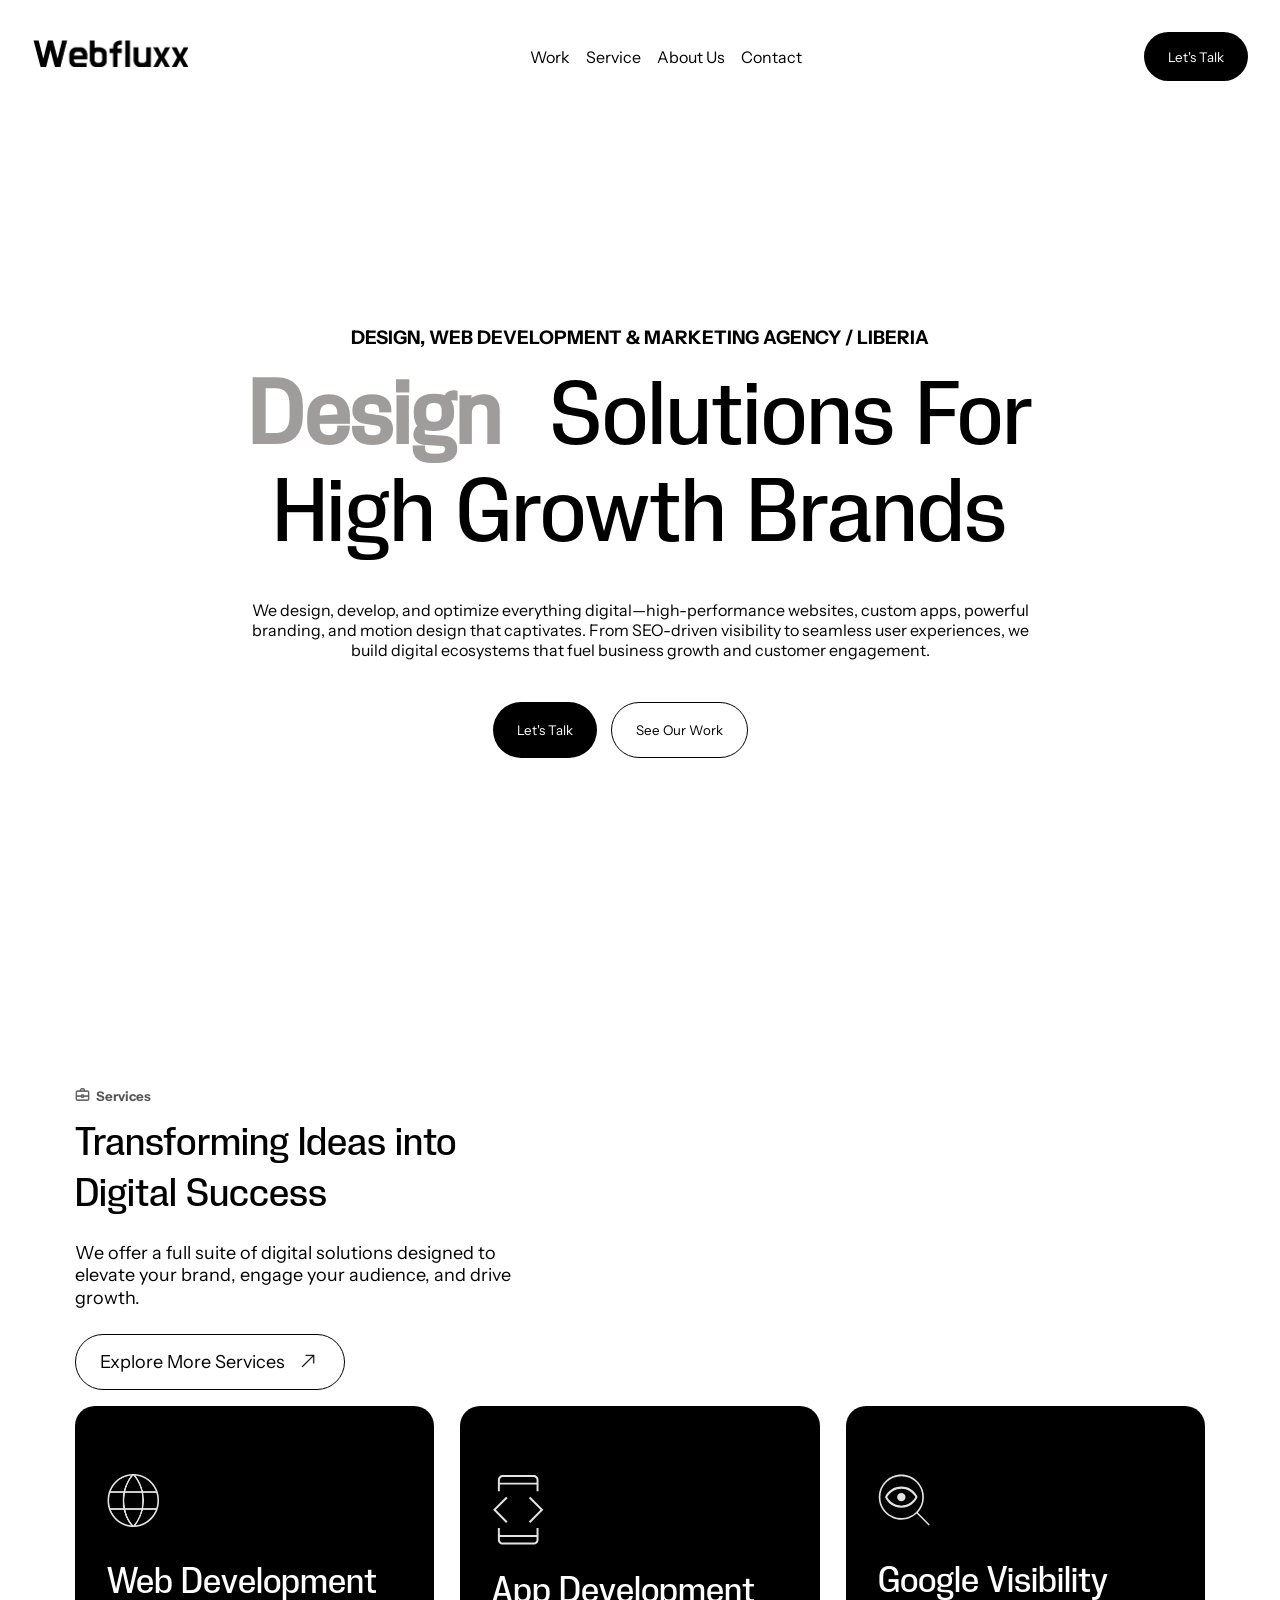
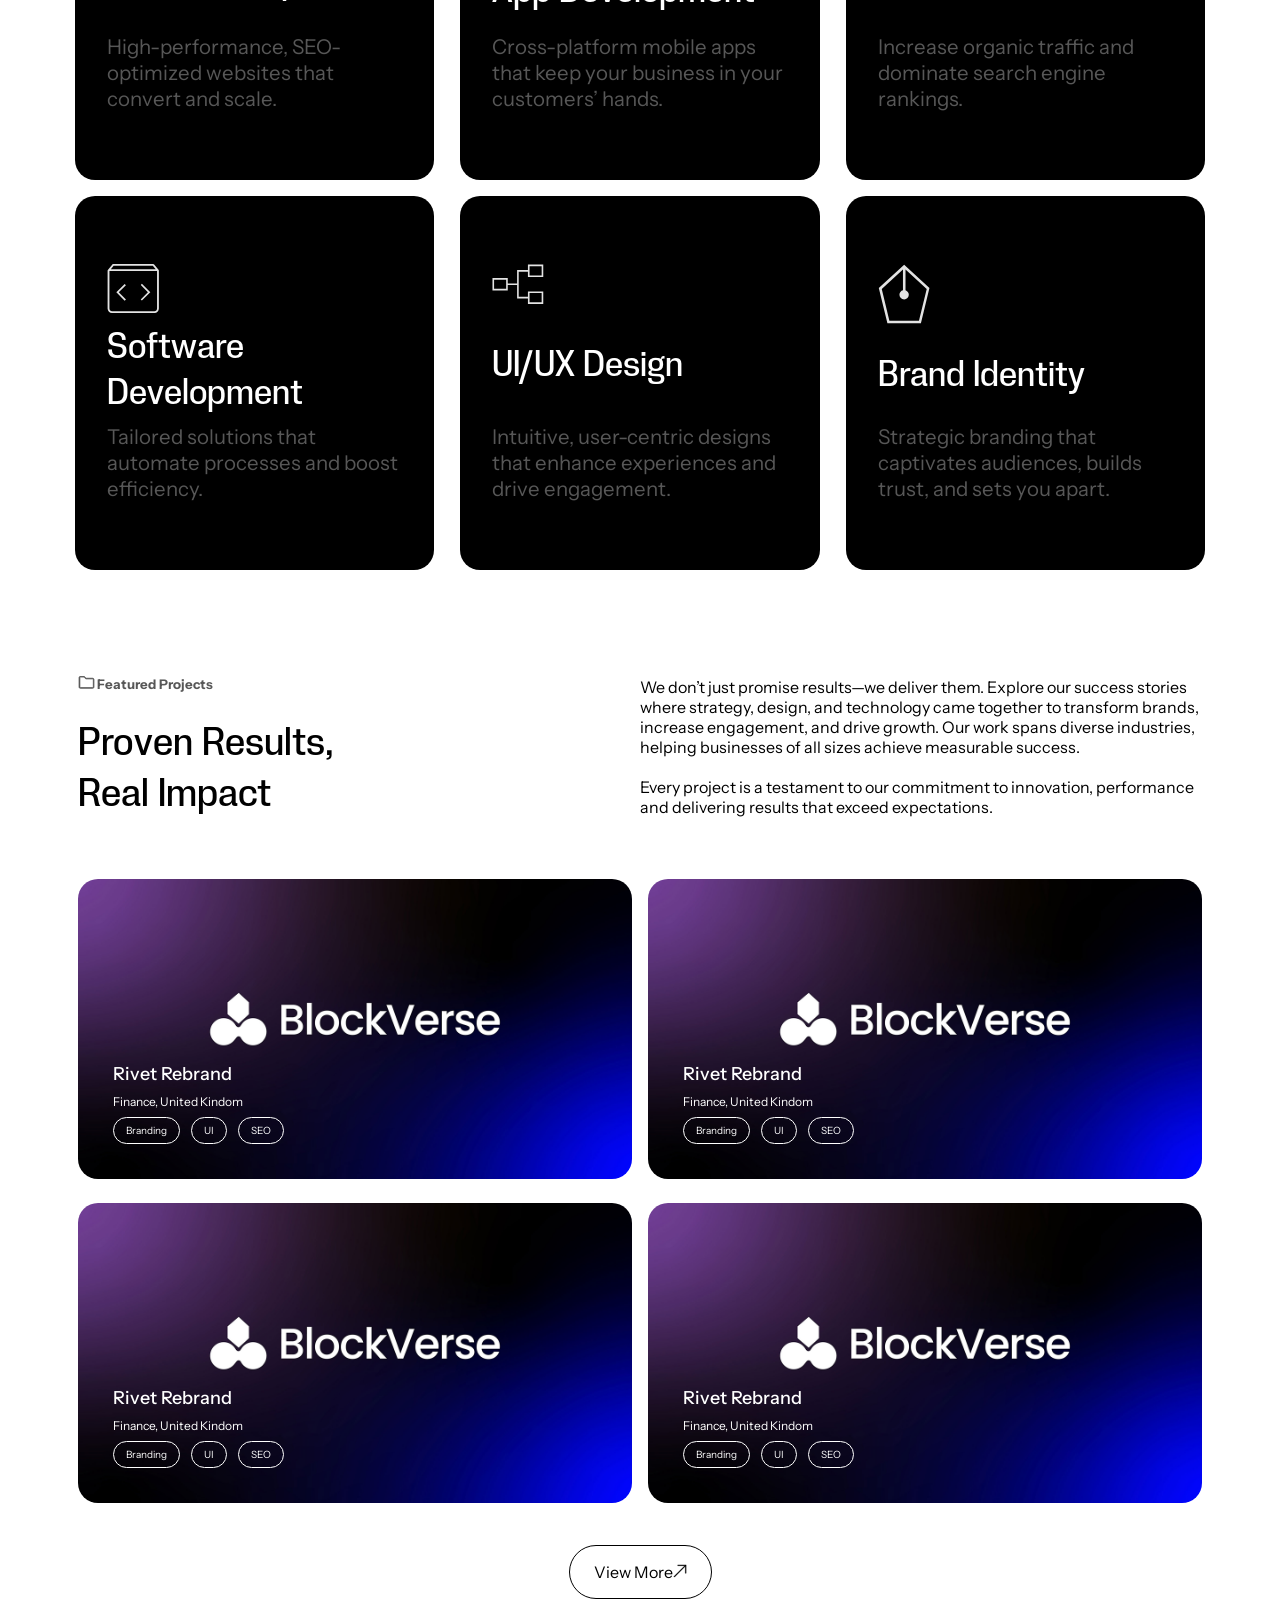
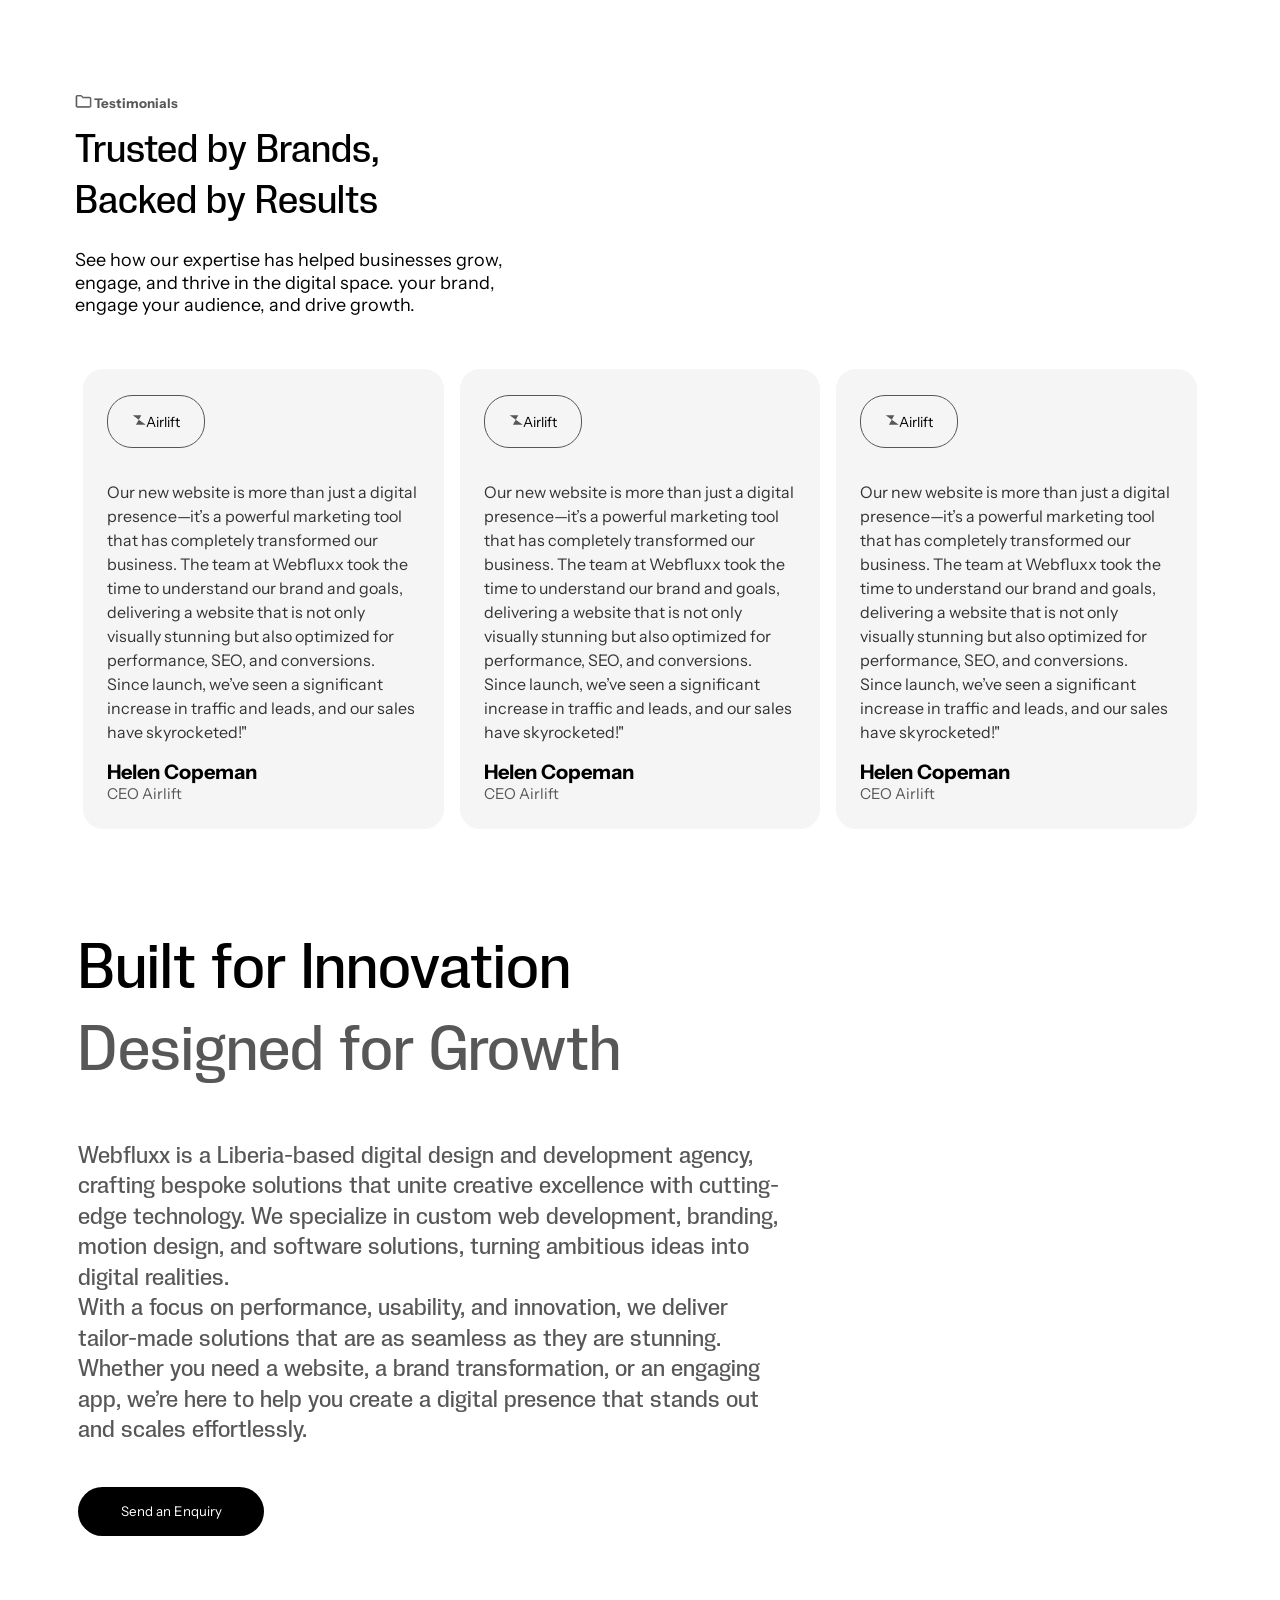
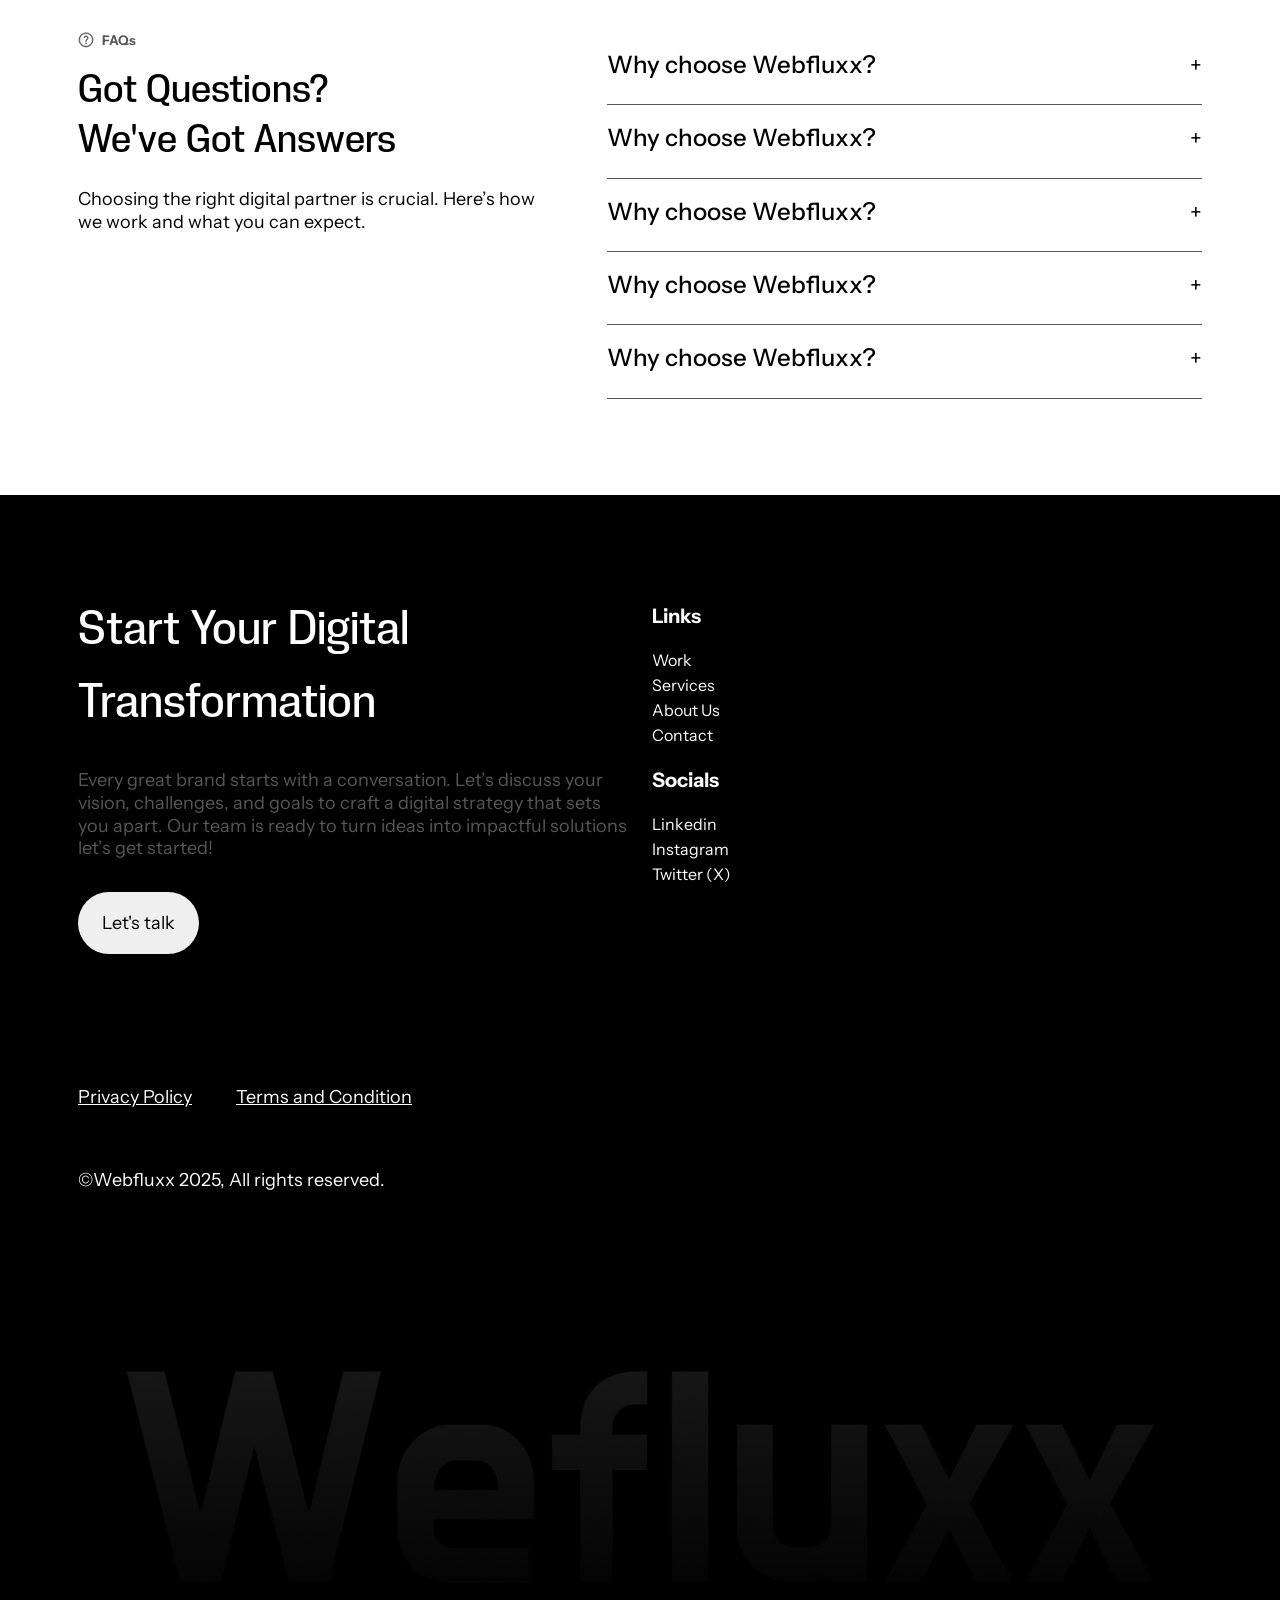
<file: index.html>
<!DOCTYPE html>
<html lang="en">
  <head>
    <meta charset="UTF-8" />
    <meta name="viewport" content="width=device-width, initial-scale=1.0" />
    <title>Webfluxx</title>
    <link rel="stylesheet" href="/style.css">
    <link rel="preconnect" href="https://fonts.googleapis.com">
    <link rel="preconnect" href="https://fonts.gstatic.com" crossorigin>
    <link href="https://fonts.googleapis.com/css2?family=Instrument+Sans:ital,wght@0,400..700;1,400..700&display=swap" rel="stylesheet">
    <link rel="stylesheet" href="https://fonts.googleapis.com/css2?family=Material+Symbols+Outlined:opsz,wght,FILL,GRAD@24,400,0,0&icon_names=language" />
  </head>
  <body>
    <nav class="navbar">
      <!-- Logo Section -->
      <div class="logo">
        <a href="/index.html">
          <img src="/assets/Webfluxx 1.png" class="logo-img" alt="">
        </a>
      </div>


      <!-- Navigation Links -->
      <ul class="nav-items">
        <li><a href="/index.html">Home</a></li>
        <li><a href="/work.html">Work</a></li>
        <li><a href="/services.html">Service</a></li>
        <li><a href="/about.html">About Us</a></li>
        <li><a href="/contact.html">Contact</a></li>
        <button class="btn-mobile">Let's Talk</button>
      </ul>

      <!-- Call-to-Action Button -->
      <button class="cta-btn">Let's Talk</button>

      <!-- Hamburger/Toggle Button -->
      <button class="menu-toggle">menu</button>
    </nav>

    <!-- Hero Section -->
    <section class="hero">
        <div class="hero-wrapper">
          <h3 class="hero-text">DESIGN, WEB DEVELOPMENT & MARKETING AGENCY / LIBERIA</h3>
          <h2 class="typing">
            <span id="typewriter"></span><span class="cursor"></span>
            <span class="txt">Solutions For High Growth Brands</span>
          </h2>
          <p class="hero-paragraph">
              We design, develop, and optimize everything digital—high-performance websites, custom apps,
              powerful branding, and motion design that captivates. From  SEO-driven visibility to seamless user
              experiences, we build digital ecosystems that fuel business growth and customer engagement.
          </p>
          <div class="btn-wrapper">
            <button class="btn-hero">Let's Talk</button>
            <button class="btn-light">See Our Work</button>
          </div>
        </div>
        
    </section>

    <!-- Services Section -->

    <div class="service-container">
      <div class="text-service">
        <h5 class="vect-head"><span><img src="/assets/Vect-servie.svg" alt=""></span>Services</h5>
        <h2 class="services-header">Transforming Ideas into Digital Success</h2>
        <p>
          We offer a full suite of digital solutions designed to elevate 
          your brand, engage your audience, and drive growth.
        </p>
        <button class="btn-light">Explore More Services <span><img class="arrside" src="/assets/arrside.svg" alt=""></span></button>
      </div>
      <div class="service-cards">
        <div class="service-card">
          <img src="/assets/Vector (1).png" class="card-img" alt="">
          <h1>Web Development</h1>
          <p>
            High-performance, SEO-optimized
            websites that convert and scale.
          </p>
        </div>
        <div class="service-card">
          <img src="/assets/vect2.svg" class="card-img" alt="">
          <h1>App Development</h1>
          <p>
            Cross-platform mobile apps that 
            keep your business in your customers’
            hands.
          </p>
        </div>
        <div class="service-card">
          <img src="/assets/vect3.svg" class="card-img" alt="">
          <h1>Google Visibility</h1>
          <p>
            Increase organic traffic and dominate
            search engine rankings.
          </p>
        </div>
      </div>
      <div class="service-cards">
        <div class="service-card">
          <img src="/assets/vect4.svg" class="card-img" alt="">
          <h1>Software Development</h1>
          <p>
            Tailored solutions that automate 
            processes and boost efficiency.
          </p>
        </div>
        <div class="service-card">
          <img src="/assets/vect5.svg" class="card-img" alt="">
          <h1>UI/UX Design</h1>
          <p>
            Intuitive, user-centric designs that 
            enhance experiences and drive 
            engagement.
          </p>
        </div>
        <div class="service-card">
          <img src="/assets/vect6.svg" class="card-img" alt="">
          <h1>Brand Identity</h1>
          <p>
            Strategic branding that captivates 
            audiences, builds trust, and sets 
            you apart.
          </p>
        </div>
      </div>
      
    </div>

    <!-- project section -->

    <div class="project-container">
      <div class="project-top">
        <div class="top-right">
          <h5 class="vect-head2"><span><img src="/assets/feproj.svg" alt=""></span>Featured Projects</h5>
          <h2 class="services-header">Proven Results, <br>Real Impact</h2>
        </div>
        <div class="top-left">
          <p class="project-text">
            We don’t just promise results—we deliver them. Explore our success stories
            where strategy, design, and technology came together to transform brands,
            increase engagement, and drive growth. Our work spans diverse industries, 
            helping businesses of all sizes achieve measurable success.
            <br>
            <br>
            Every project is a testament to our commitment to innovation, performance and delivering results that exceed expectations.
          </p>
        </div>
      </div>
      <!-- Row 1: first card 1, second 2 -->
      <div class="card-rowwrap">
        <div class="card-row2">
        <div class="card2 card-1">
          <img src="/assets/Rectangle 2.png" alt="Profile A"/>
          <div class="card-content2">
            <h3>Rivet Rebrand</h3>
            <p>Finance, United Kindom</p>
            <div class="actions">
              <button>Branding</button>
              <button>UI</button>
              <button>SEO</button>
            </div>
          </div>
        </div>
        <div class="card2 card-2">
          <img src="/assets/Rectangle 2.png" alt="Profile B"/>
          <div class="card-content2">
            <h3>Rivet Rebrand</h3>
            <p>Finance, United Kindom</p>
            <div class="actions">
              <button>Branding</button>
              <button>UI</button>
              <button>SEO</button>
            </div>
          </div>
        </div>
      </div>
  
      <!-- Row 2: first 2, second 1 -->
      <div class="card-row2">
        <div class="card2 card-2">
          <img src="/assets/Rectangle 2.png" alt="Profile C"/>
          <div class="card-content2">
            <h3>Rivet Rebrand</h3>
            <p>Finance, United Kindom</p>
            <div class="actions">
              <button>Branding</button>
              <button>UI</button>
              <button>SEO</button>
            </div>
          </div>
        </div>
        <div class="card2 card-1">
          <img src="/assets/Rectangle 2.png" alt="Profile D"/>
          <div class="card-content2">
            <h3>Rivet Rebrand</h3>
            <p>Finance, United Kindom</p>
            <div class="actions">
              <button>Branding</button>
              <button>UI</button>
              <button>SEO</button>
            </div>
          </div>
        </div>
      </div>
      <button class="btn-view">View More <span><img class="arrside" src="/assets/arrside.svg" alt=""></span> </button>
        
      </div>
      </div>
    </div>

    <section class="testimonial-carousel">
      <!-- Header with Navigation Arrows -->
      <div class="wrapp">
        <div class="text-service">
          <h5 class="vect-head3"><span><img src="/assets/feproj.svg" alt=""></span>Testimonials</h5>
          <h2 class="services-header">Trusted by Brands, <br>Backed by Results</h2>
          <p>
            See how our expertise has helped businesses grow, engage, and thrive in the digital space.
            your brand, engage your audience, and drive growth.
          </p>
          
        </div>
        <!-- <div class="arrows">
          <button class="arrow" id="prevArrow">&#8592;</button>
          <button class="arrow" id="nextArrow">&#8594;</button>
        </div> -->
      </div>
      <!-- Carousel Container -->
      <div class="testimonial-container">
        <div class="testimonial-track">
          <div class="testimonial-item">
            <button class="btn-test"><span><img class="arrside" src="/assets/airlift.svg" alt=""></span>Airlift</button>
            <p class="testimonial-content">
              Our new website is more than just a digital presence—it’s a powerful marketing tool that has completely transformed our business. The team at Webfluxx took the time to understand our brand and goals, delivering a website that is not only visually stunning but also optimized for performance, SEO, and conversions. Since launch, we’ve seen a significant increase in traffic and leads, and our sales have skyrocketed!"
            </p>
            <p class="testimonial-author1">Helen Copeman</p>
            <p class="testimonial-author">CEO Airlift</p>
          </div>
          <div class="testimonial-item">
            <button class="btn-test"><span><img class="arrside" src="/assets/airlift.svg" alt=""></span>Airlift</button>
            <p class="testimonial-content">
              Our new website is more than just a digital presence—it’s a powerful marketing tool that has completely transformed our business. The team at Webfluxx took the time to understand our brand and goals, delivering a website that is not only visually stunning but also optimized for performance, SEO, and conversions. Since launch, we’ve seen a significant increase in traffic and leads, and our sales have skyrocketed!"
            </p>
            <p class="testimonial-author1">Helen Copeman</p>
            <p class="testimonial-author">CEO Airlift</p>
          </div>
          <div class="testimonial-item">
            <button class="btn-test"><span><img class="arrside" src="/assets/airlift.svg" alt=""></span>Airlift</button>
            <p class="testimonial-content">
              Our new website is more than just a digital presence—it’s a powerful marketing tool that has completely transformed our business. The team at Webfluxx took the time to understand our brand and goals, delivering a website that is not only visually stunning but also optimized for performance, SEO, and conversions. Since launch, we’ve seen a significant increase in traffic and leads, and our sales have skyrocketed!"
            </p>
            <p class="testimonial-author1">Helen Copeman</p>
            <p class="testimonial-author">CEO Airlift</p>
          </div>
          <div class="testimonial-item">
            <button class="btn-test"><span><img class="arrside" src="/assets/airlift.svg" alt=""></span>Airlift</button>
            <p class="testimonial-content">
              Our new website is more than just a digital presence—it’s a powerful marketing tool that has completely transformed our business. The team at Webfluxx took the time to understand our brand and goals, delivering a website that is not only visually stunning but also optimized for performance, SEO, and conversions. Since launch, we’ve seen a significant increase in traffic and leads, and our sales have skyrocketed!"
            </p>
            <p class="testimonial-author1">Helen Copeman</p>
            <p class="testimonial-author">CEO Airlift</p>
          </div>
          <div class="testimonial-item">
            <button class="btn-test"><span><img class="arrside" src="/assets/airlift.svg" alt=""></span>Airlift</button>
            <p class="testimonial-content">
              Our new website is more than just a digital presence—it’s a powerful marketing tool that has completely transformed our business. The team at Webfluxx took the time to understand our brand and goals, delivering a website that is not only visually stunning but also optimized for performance, SEO, and conversions. Since launch, we’ve seen a significant increase in traffic and leads, and our sales have skyrocketed!"
            </p>
            <p class="testimonial-author1">Helen Copeman</p>
            <p class="testimonial-author">CEO Airlift</p>
          </div>
          
          
        </div>
      </div>
    </section>

    <section class="responsive-section">
      <h1>
        <span class="first-part">Built for Innovation</span>
        <span class="second-part">Designed for Growth</span>
      </h1>
      <p>
        Webfluxx is a Liberia-based digital design and development agency, crafting bespoke solutions that unite creative excellence with cutting-edge technology. We specialize in custom web development, branding, motion design, and software solutions, turning ambitious ideas into digital realities.
        <br> 
        
        With a focus on performance, usability, and innovation, we deliver tailor-made solutions that are as seamless as they are stunning. Whether you need a website, a brand transformation, or an engaging app, we’re here to help you create a digital presence that stands out and scales effortlessly.
      </p>
      <button class="cta-btn2">Send an Enquiry</button>
    </section>


      <div class="faq-main">
        <div class="faq-left">
          <div class="text-service">
            <h5 class="vect-head4"><span><img src="/assets/faqvect.svg" alt=""></span>FAQs</h5>
          <h2 class="services-header">Got Questions? <br> We've Got Answers</h2>
          <p>
            Choosing the right digital partner is crucial.
            Here’s how we work and what you can expect.
          </p>
          </div>
        </div>
    
        <div class="faq-right">
          <div class="faq-item">
            <div class="faq-question" onclick="toggleFAQ(this)">
              Why choose Webfluxx?
              <span class="symbol"></span>
            </div>
            <div class="faq-answer">
              Because we don’t just build digital products—we build momentum. At Webfluxx, we
              combine strategy, design, and technology to create tailored solutions that drive real 
              growth. Our team is passionate about helping ambitious brands scale faster, connect 
              deeper, and stand out in a crowded digital space.
            </div>
          </div>
          <div class="faq-item">
            <div class="faq-question" onclick="toggleFAQ(this)">
              Why choose Webfluxx?
              <span class="symbol"></span>
            </div>
            <div class="faq-answer">
              Because we don’t just build digital products—we build momentum. At Webfluxx, we
              combine strategy, design, and technology to create tailored solutions that drive real 
              growth. Our team is passionate about helping ambitious brands scale faster, connect 
              deeper, and stand out in a crowded digital space.
            </div>
          </div>
          <div class="faq-item">
            <div class="faq-question" onclick="toggleFAQ(this)">
              Why choose Webfluxx?
              <span class="symbol"></span>
            </div>
            <div class="faq-answer">
              Because we don’t just build digital products—we build momentum. At Webfluxx, we
              combine strategy, design, and technology to create tailored solutions that drive real 
              growth. Our team is passionate about helping ambitious brands scale faster, connect 
              deeper, and stand out in a crowded digital space.
            </div>
          </div>
          <div class="faq-item">
            <div class="faq-question" onclick="toggleFAQ(this)">
              Why choose Webfluxx?
              <span class="symbol"></span>
            </div>
            <div class="faq-answer">
              Because we don’t just build digital products—we build momentum. At Webfluxx, we
              combine strategy, design, and technology to create tailored solutions that drive real 
              growth. Our team is passionate about helping ambitious brands scale faster, connect 
              deeper, and stand out in a crowded digital space.
            </div>
          </div>
          <div class="faq-item">
            <div class="faq-question" onclick="toggleFAQ(this)">
              Why choose Webfluxx?
              <span class="symbol"></span>
            </div>
            <div class="faq-answer">
              Because we don’t just build digital products—we build momentum. At Webfluxx, we
              combine strategy, design, and technology to create tailored solutions that drive real 
              growth. Our team is passionate about helping ambitious brands scale faster, connect 
              deeper, and stand out in a crowded digital space.
            </div>
          </div>
    
          
        </div>
      </div>    



    <!-- Footer -->
    <footer>
      <div class="footer-content">
        <!-- Newsletter Section: displayed first on 2 screens -->
        <!-- <div class="footer-part footer-newsletter">
          <div class="f-head">Stay Ahead With Exclusive Insights</div>
          <p>
            Join thousands of business owners and creatives 
            receiving actionable tips to elevate their digital 
            presence.
          </p>
          <div class="input-group">
            <input type="email" placeholder="Email" required />
            <button type="submit">Sign Up</button>
          </div>
        </div> -->
        <!-- Header and Paragraph -->
        <div class=" footer-header">
          <div class="f-head2">Start Your Digital Transformation</div>
          <p>
            Every great brand starts with a conversation. 
            Let’s discuss your vision, challenges, and goals 
            to craft a digital strategy that sets you apart. 
            Our team is ready to turn ideas into impactful 
            solutions let’s get started!
          </p>
          <button class="f-button">Let's talk</button>
        </div>
        <!-- Links Section -->
        <div class=" footer-links">
          <div class="f-head3">Links</div>
          <ul>
            <li><a href="#">Work</a></li>
            <li><a href="#">Services</a></li>
            <li><a href="#">About Us</a></li>
            <li><a href="#">Contact</a></li>
          </ul>
          <div class="f-head3 link-2">Socials</div>
          <ul>
            <li><a href="#">Linkedin</a></li>
            <li><a href="#">Instagram</a></li>
            <li><a href="#">Twitter (X)</a></li>
          </ul>
        </div>
        
      </div>
      <div class="footer-end">
        <ul class="footerend-wrapper">
          <li><a href="/privacy.html">Privacy Policy</a></li>
          <li><a href="/terms.html">Terms and Condition</a></li>
        </ul>
        <div class="footer-rights">©Webfluxx 2025, All rights reserved.</div>
      </div>
      <!-- Full-width footer image underneath the content -->
      <img src="/assets/Wefluxxgr.png" class="footer-image" />
    </footer>   

    <script src="main.js"></script>
  </body>
</html>
</file>
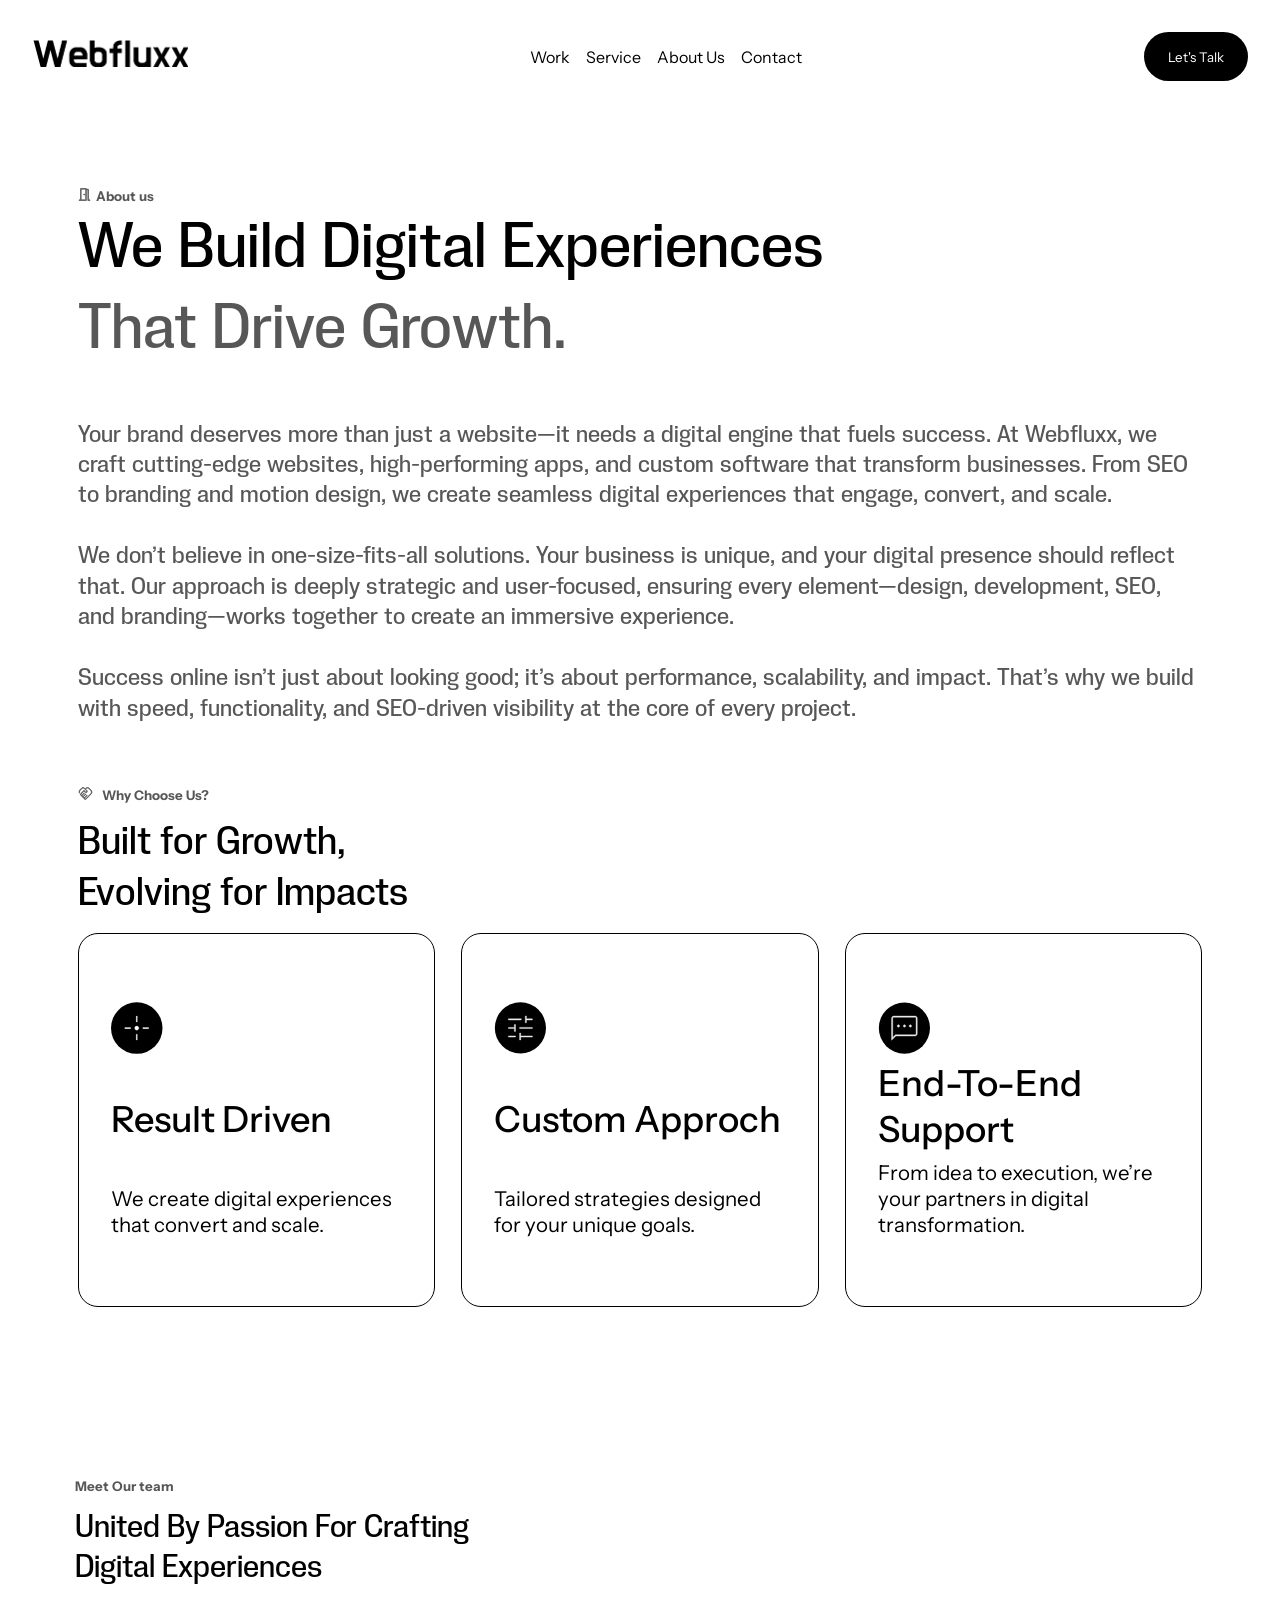
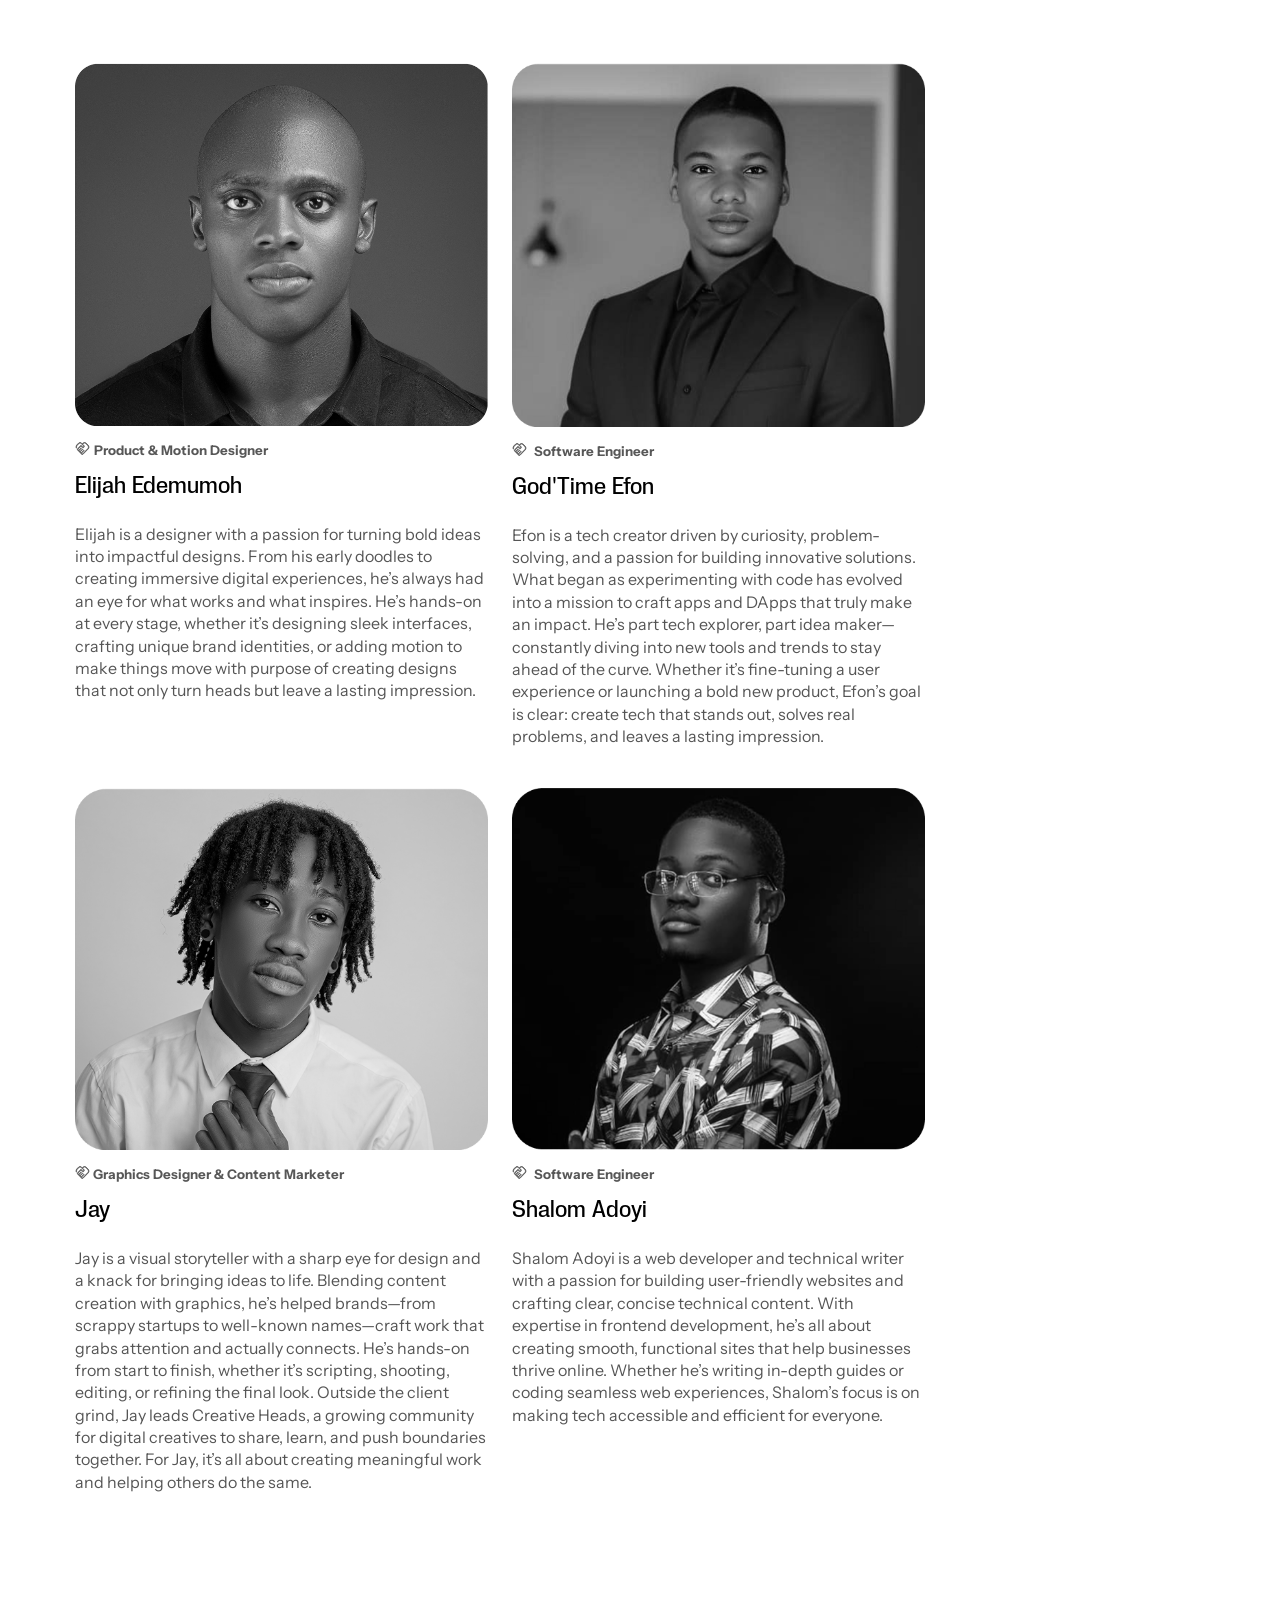
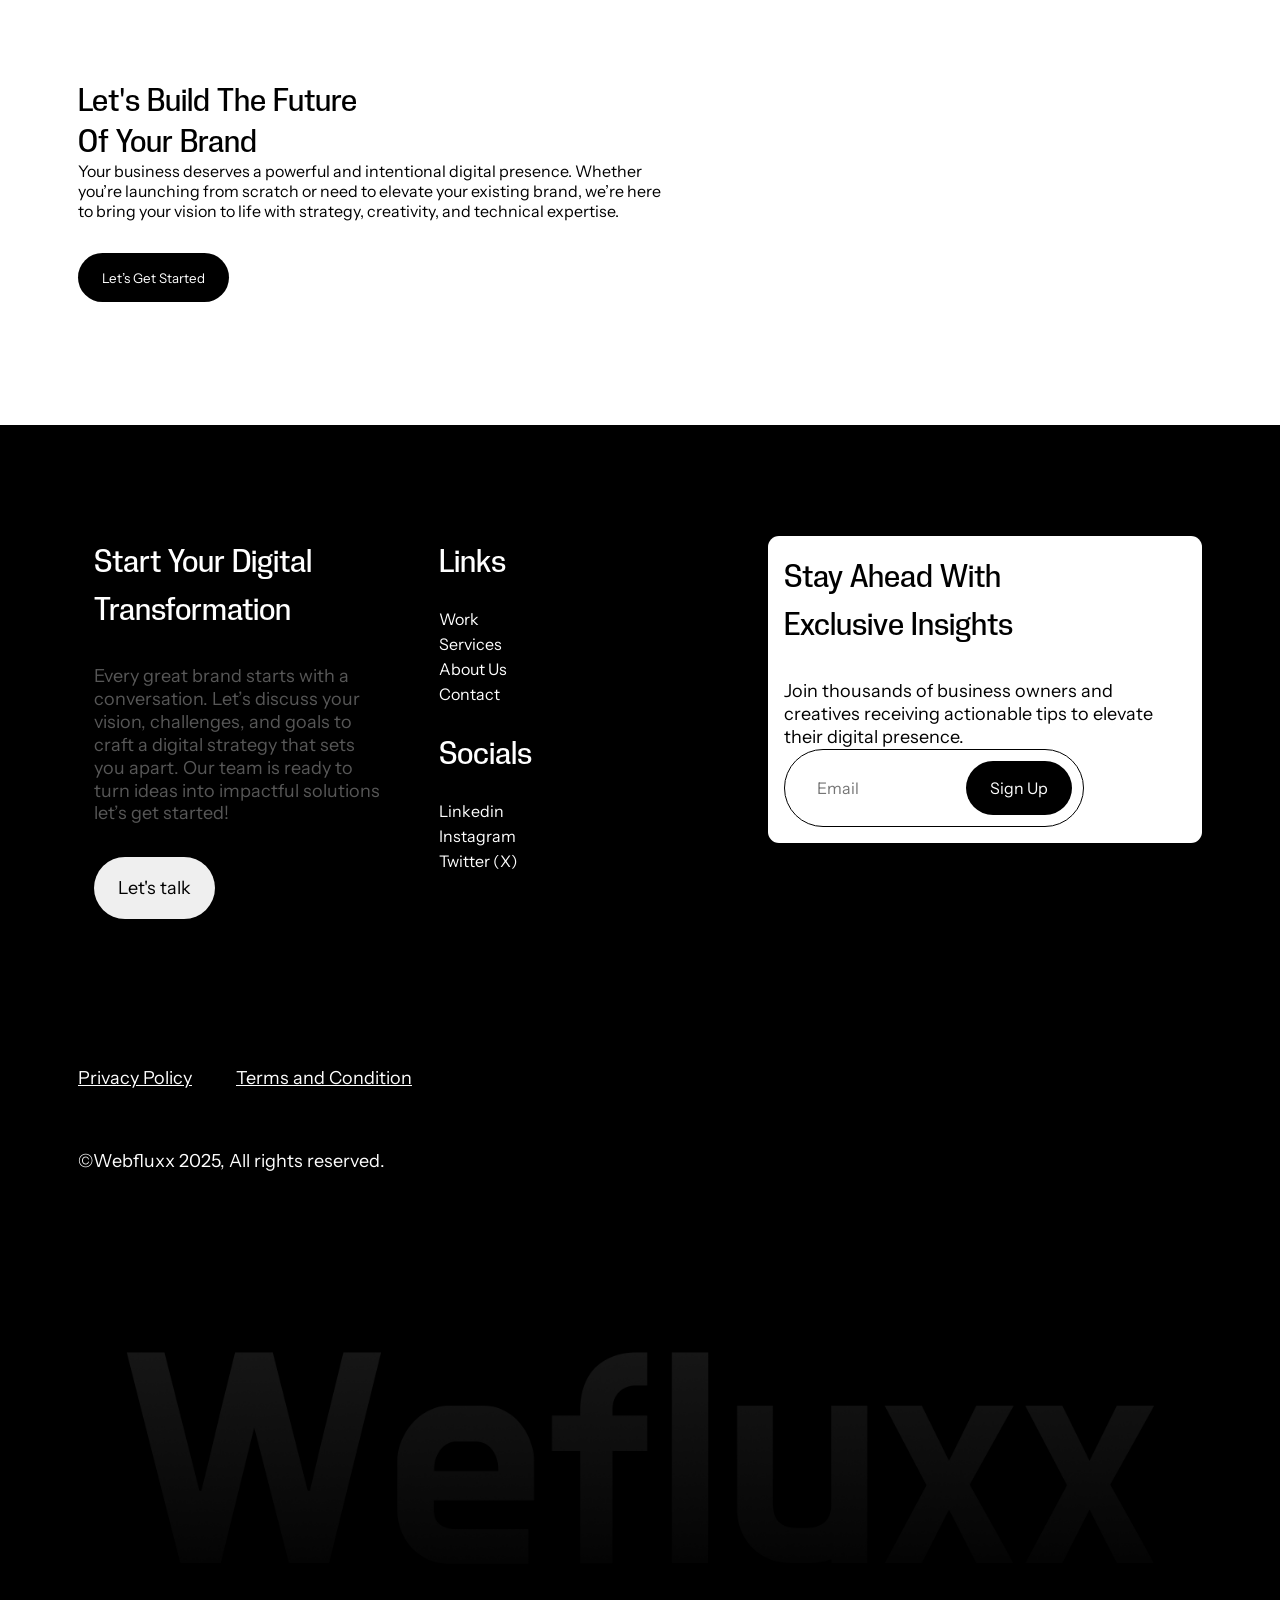
<file: about.html>
<!DOCTYPE html>
<html lang="en">
  <head>
    <meta charset="UTF-8" />
    <meta name="viewport" content="width=device-width, initial-scale=1.0" />
    <title>Webfluxx</title>
    <link rel="stylesheet" href="/style.css">
    <link rel="preconnect" href="https://fonts.googleapis.com">
    <link rel="preconnect" href="https://fonts.gstatic.com" crossorigin>
    <link href="https://fonts.googleapis.com/css2?family=Instrument+Sans:ital,wght@0,400..700;1,400..700&display=swap" rel="stylesheet">
    <link rel="stylesheet" href="https://fonts.googleapis.com/css2?family=Material+Symbols+Outlined:opsz,wght,FILL,GRAD@24,400,0,0&icon_names=language" />
  </head>
  <body>
    <nav class="navbar">
      <!-- Logo Section -->
      <div class="logo">
        <a href="/index.html">
          <img src="/assets/Webfluxx 1.png" class="logo-img" alt="">
        </a>
      </div>


      <!-- Navigation Links -->
      <ul class="nav-items">
        <li><a href="/index.html">Home</a></li>
        <li><a href="/work.html">Work</a></li>
        <li><a href="/services.html">Service</a></li>
        <li><a href="/about.html">About Us</a></li>
        <li><a href="/contact.html">Contact</a></li>
        <button class="btn-mobile">Let's Talk</button>
      </ul>

      <!-- Call-to-Action Button -->
      <button class="cta-btn">Let's Talk</button>

      <!-- Hamburger/Toggle Button -->
      <button class="menu-toggle">menu</button>
    </nav>

    <section class="responsive-section3">
      <h5 class="vect-head"><span><img src="/assets/aboutvect.svg" alt=""></span>About us</h5>
      <h1>
        <span class="first-part">We Build Digital Experiences</span> <br>
        <span class="second-part">That Drive Growth.</span>
      </h1>
      <p class="par">
        Your brand deserves more than just a website—it needs a digital engine that fuels success. At Webfluxx, we craft cutting-edge websites, high-performing apps, and custom software that transform businesses. From SEO to branding and motion design, we create seamless digital experiences that engage, convert, and scale.
        <br><br>
        We don’t believe in one-size-fits-all solutions. Your business is unique, and your digital presence should reflect that. Our approach is deeply strategic and user-focused, ensuring every element—design, development, SEO, and branding—works together to create an immersive experience.
        <br><br>
        Success online isn’t just about looking good; it’s about performance, scalability, and impact. That’s why we build with speed, functionality, and SEO-driven visibility at the core of every project.
        
      </p>
    </section>

    

    <div class="service-container2">
      <div class="text-service4">
        <h5 class="vect-head6"><span><img src="/assets/choose.svg" alt=""></span>Why Choose Us?</h5>
        <h2 class="services-header">Built for Growth, <br> Evolving for Impacts</h2>
      </div>
      <div class="service-cards">
        <div class="service-card-3">
          <img src="/assets/Frame2.svg" class="card-img" alt="">
          <h1>Result Driven</h1>
          <p>
            We create digital experiences that
            convert and scale.
          </p>
        </div>
        <div class="service-card-3">
          <img src="/assets/custom.svg" class="card-img" alt="">
          <h1>Custom Approch</h1>
          <p>
            Tailored strategies designed for your
            unique goals.
          </p>
        </div>
        <div class="service-card-3">
          <img src="/assets/e2e.svg" class="card-img" alt="">
          <h1>End-To-End Support</h1>
          <p>
            From idea to execution, we’re your 
            partners in digital transformation.
          </p>
        </div>
        
      </div>
      
    </div>

    

    <section class="profile-section">
      <div class="text-service3">
        <h5 class="vect-head6">Meet Our team</h5>
        <h2 class="services-header">
          United By Passion For
          Crafting Digital Experiences
        </h2>
      </div>
      <div class="profile-grid">
        <div class="profile-card">
          <img src="/assets/Frame41.png" alt="Elijah Edemumoh">
          <div class="info">
            <h5 class="vect-head9"><span><img src="/assets/choose.svg" alt=""></span>Product & Motion Designer</h5>
            <h3>Elijah Edemumoh</h3>
            <p>
              Elijah is a designer with a passion for turning bold ideas into impactful designs. From his early doodles to creating immersive digital experiences, he’s always had an eye for what works and what inspires. He’s hands-on at every stage, whether it’s designing sleek interfaces, crafting unique brand identities, or adding motion to make things move with 
              purpose of creating designs that not only turn heads but leave a lasting impression.
            </p>
          </div>
        </div>
        <div class="profile-card">
          <img src="/assets/Godstime.png" alt="God'Time Efon">
          <div class="info">
            <h5 class="vect-head7"><span><img src="/assets/choose.svg" alt=""></span>Software Engineer</h5>
            <h3>God'Time Efon</h3>
            <p>
              Efon is a tech creator driven by curiosity, problem-solving, and a passion for building innovative solutions. What began as experimenting with code has evolved into a mission to craft apps and DApps that truly make an impact. He’s part tech explorer, part idea maker—constantly diving into new tools and trends to stay ahead of the curve. Whether it’s fine-tuning a user experience or launching a bold new product, Efon’s goal is clear: 
              create tech that stands out, solves real problems, and leaves a lasting impression.
            </p>
          </div>
        </div>
        <div class="profile-card">
          <img src="/assets/jay.png" alt="Jay">
          <div class="info">
            <h5 class="vect-head8"><span><img src="/assets/choose.svg" alt=""></span>Graphics Designer & Content Marketer</h5>
            <h3>Jay</h3>
            <p>
              Jay is a visual storyteller with a sharp eye for design and a knack for bringing ideas to life. Blending content creation with graphics, he’s helped brands—from scrappy startups to 
              well-known names—craft work that grabs attention and actually connects. He’s hands-on from start to finish, whether it’s scripting, shooting, editing, or refining the final look. Outside the client grind, Jay leads Creative Heads, a growing community for digital creatives to share, learn, and push boundaries together. 
              For Jay, it’s all about creating meaningful work and helping others do the same.
            </p>
          </div>
        </div>
        <div class="profile-card">
          <img src="/assets/shalom.png" alt="Shalom Adoyi">
          <div class="info">
            <h5 class="vect-head7"><span><img src="/assets/choose.svg" alt=""></span>Software Engineer</h5>
            <h3>Shalom Adoyi</h3>
            <p>
              Shalom Adoyi is a web developer and technical writer with a passion for building user-friendly websites and crafting clear, concise technical content. With expertise in frontend development, he’s all about creating smooth, functional sites that help businesses thrive online. Whether he’s writing in-depth guides or coding seamless web experiences, 
              Shalom’s focus is on making tech accessible and efficient for everyone.
            </p>
          </div>
        </div>
        
      </div>
    </section>

    <div class="future-wrapper">
      <div class="project-top-2">
        <div class="top-right2">
          <h2 class="results">Let's Build The Future <br>Of Your Brand</h2>
          <p>
            Your business deserves a powerful and intentional digital presence. Whether you’re launching from scratch or need to elevate your existing brand, 
            we’re here to bring your vision to life with strategy, creativity, 
            and technical expertise.
          </p>
          <div class="btn-wrap">
            <button class="lta-btn">Let’s Get Started</button>
          </div>
        </div>
      </div>  
    </div>

    <!-- Footer -->
    <footer>
      <div class="footer-content">
        <!-- Newsletter Section: displayed first on 2 screens -->
        <div class="footer-part footer-newsletter">
          <div class="f-head">Stay Ahead With Exclusive Insights</div>
          <p>
            Join thousands of business owners and creatives 
            receiving actionable tips to elevate their digital 
            presence.
          </p>
          <div class="input-group">
            <input type="email" placeholder="Email" required />
            <button type="submit">Sign Up</button>
          </div>
        </div>
        <!-- Header and Paragraph -->
        <div class="footer-part footer-header">
          <div class="f-head">Start Your Digital Transformation</div>
          <p>
            Every great brand starts with a conversation. 
            Let’s discuss your vision, challenges, and goals 
            to craft a digital strategy that sets you apart. 
            Our team is ready to turn ideas into impactful 
            solutions let’s get started!
          </p>
          <button class="f-button">Let's talk</button>
        </div>
        <!-- Links Section -->
        <div class="footer-part footer-links">
          <div class="f-head">Links</div>
          <ul>
            <li><a href="#">Work</a></li>
            <li><a href="#">Services</a></li>
            <li><a href="#">About Us</a></li>
            <li><a href="#">Contact</a></li>
          </ul>
          <div class="f-head link-2">Socials</div>
          <ul>
            <li><a href="#">Linkedin</a></li>
            <li><a href="#">Instagram</a></li>
            <li><a href="#">Twitter (X)</a></li>
          </ul>
        </div>
        
      </div>
      <div class="footer-end">
        <ul class="footerend-wrapper">
          <li><a href="/privacy.html">Privacy Policy</a></li>
          <li><a href="/terms.html">Terms and Condition</a></li>
        </ul>
        <div class="footer-rights">©Webfluxx 2025, All rights reserved.</div>
      </div>
      <!-- Full-width footer image underneath the content -->
      <img src="/assets/Wefluxxgr.png" class="footer-image" />
    </footer>   

    <script src="main.js"></script>
  </body>
</html>
</file>
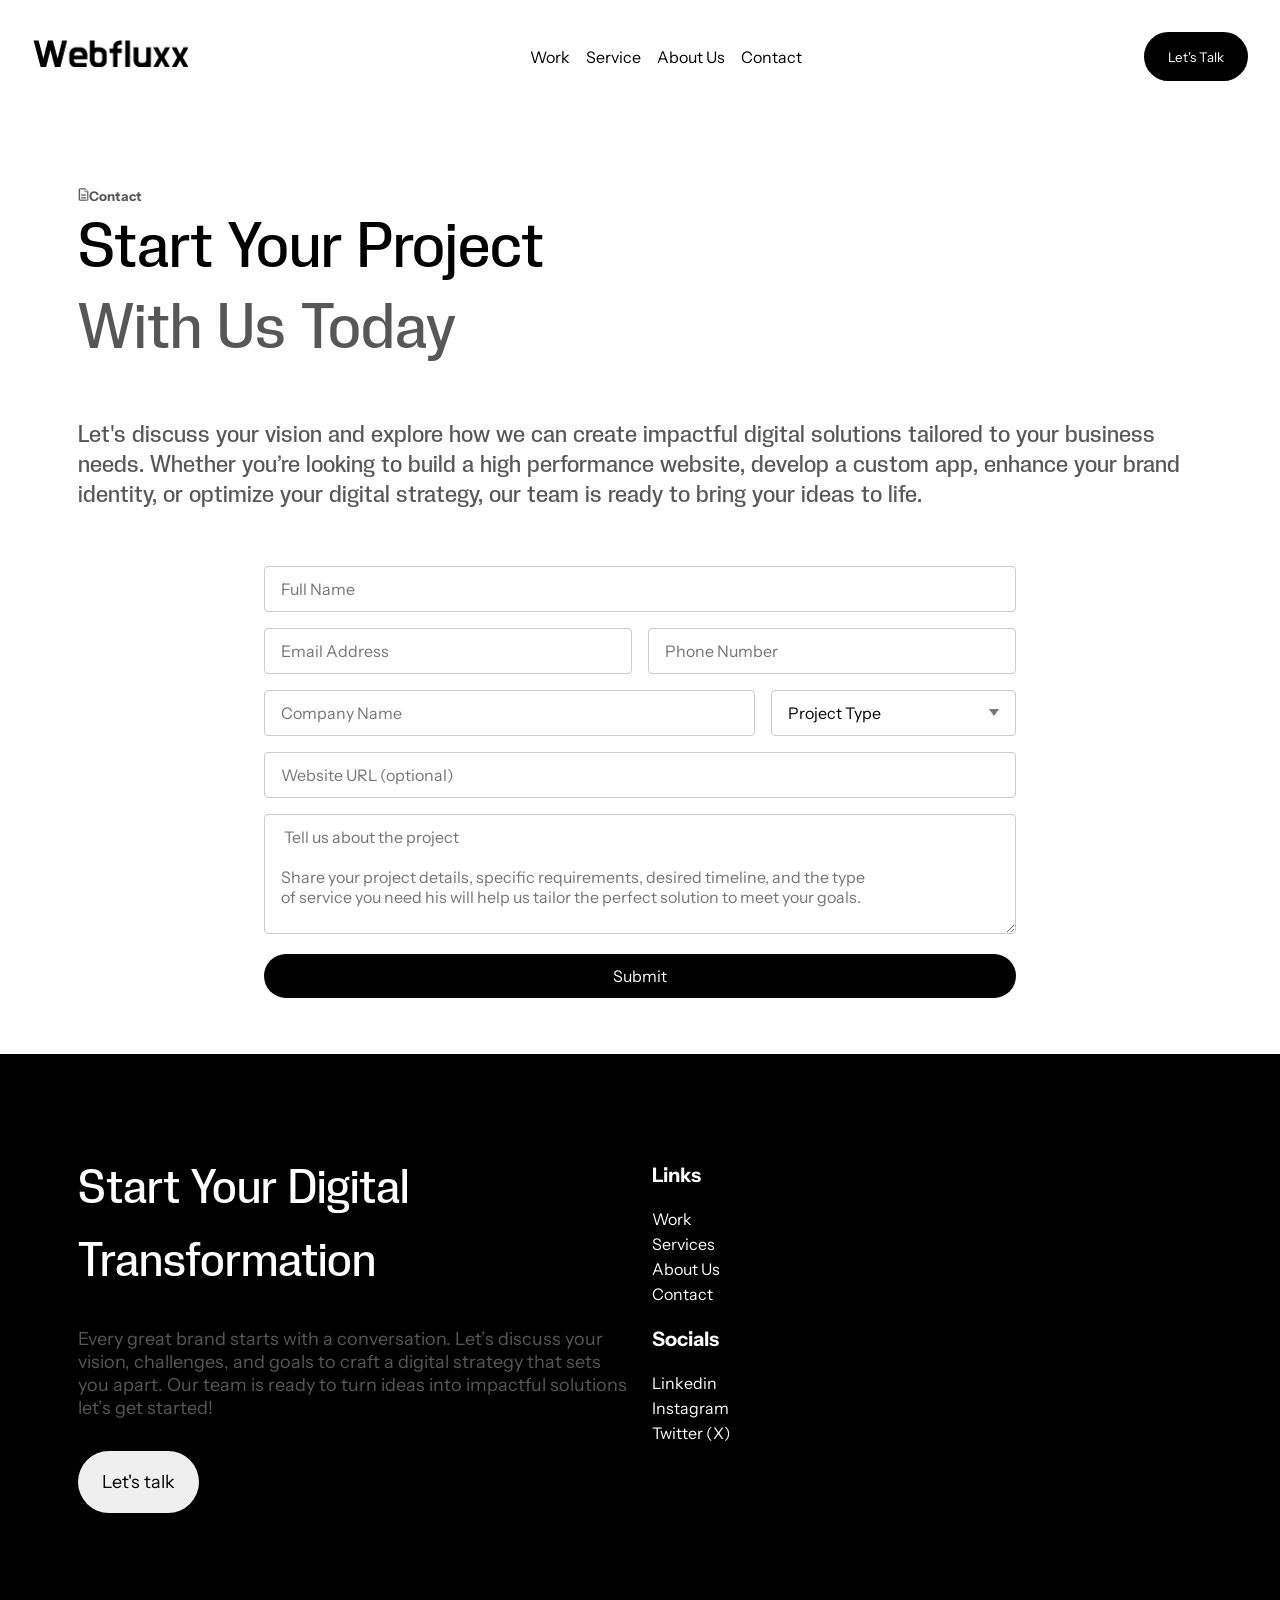
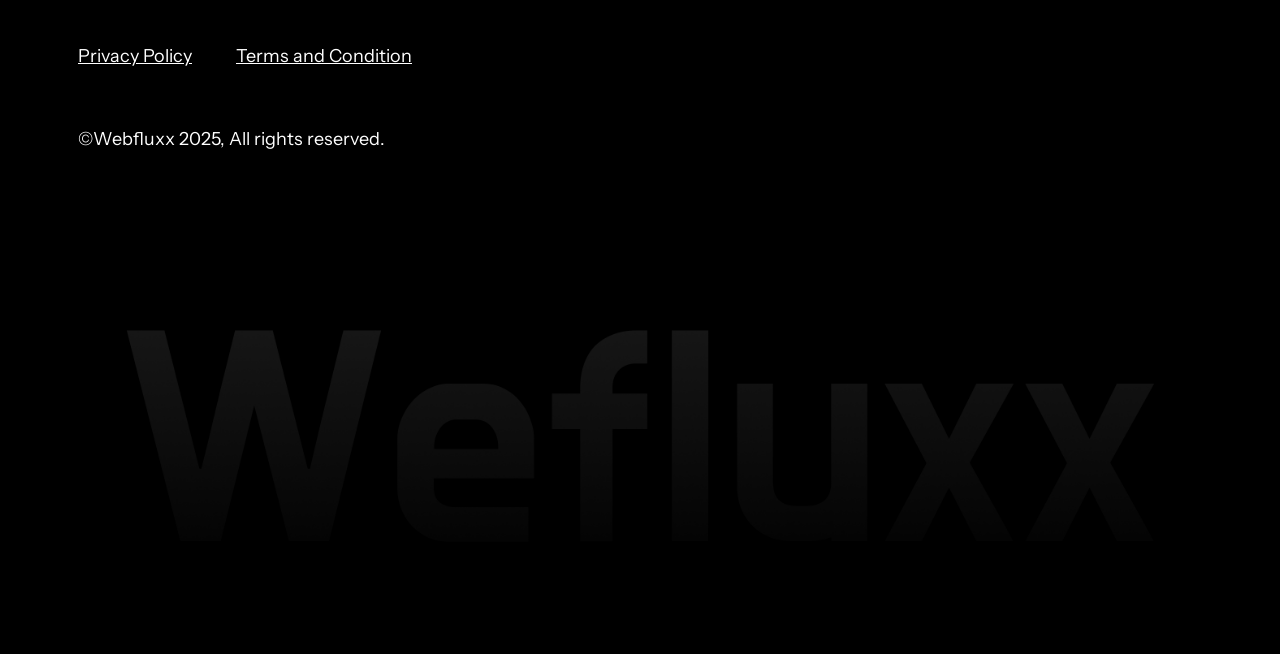
<file: contact.html>
<!DOCTYPE html>
<html lang="en">
  <head>
    <meta charset="UTF-8" />
    <meta name="viewport" content="width=device-width, initial-scale=1.0" />
    <title>Webfluxx</title>
    <link rel="stylesheet" href="/style.css">
    <link rel="preconnect" href="https://fonts.googleapis.com">
    <link rel="preconnect" href="https://fonts.gstatic.com" crossorigin>
    <link href="https://fonts.googleapis.com/css2?family=Instrument+Sans:ital,wght@0,400..700;1,400..700&display=swap" rel="stylesheet">
    <link rel="stylesheet" href="https://fonts.googleapis.com/css2?family=Material+Symbols+Outlined:opsz,wght,FILL,GRAD@24,400,0,0&icon_names=language" />
  </head>
  <body>
    <nav class="navbar">
      <!-- Logo Section -->
      <div class="logo">
        <a href="/index.html">
          <img src="/assets/Webfluxx 1.png" class="logo-img" alt="">
        </a>
      </div>


      <!-- Navigation Links -->
      <ul class="nav-items">
        <li><a href="/index.html">Home</a></li>
        <li><a href="/work.html">Work</a></li>
        <li><a href="/services.html">Service</a></li>
        <li><a href="/about.html">About Us</a></li>
        <li><a href="/contact.html">Contact</a></li>
        <button class="btn-mobile">Let's Talk</button>
      </ul>

      <!-- Call-to-Action Button -->
      <button class="cta-btn">Let's Talk</button>

      <!-- Hamburger/Toggle Button -->
      <button class="menu-toggle">menu</button>
    </nav>

    <section class="gather">
      <div class="responsive-section3">
        <h5 class="vect-head5"><span><img src="/assets/contact.svg" alt=""></span>Contact</h5>
        <h1>
          <span class="first-part">Start Your Project</span> <br>
          <span class="second-part">With Us Today</span>
        </h1>
        <p>
          Let's discuss your vision and explore how we can create impactful digital solutions tailored to your business needs. Whether you’re looking to build a high  performance website, develop a custom app, enhance your brand identity, 
          or optimize your digital strategy, our team is ready to bring your ideas to life.
        </p>
      </div>
    </section>

    <section class="form-section">
      <form>
        <!-- Full Name -->
        <div class="form-group">
          <input class="input" type="text" placeholder="Full Name" required />
        </div>

        <!-- Email & Phone (equal widths on desktop) -->
        <div class="form-row equal">
          <div class="form-group">
            <input class="input" type="email" placeholder="Email Address" required />
          </div>
          <div class="form-group">
            <input class="input" type="tel" placeholder="Phone Number" required />
          </div>
        </div>

        <!-- Company & Project Type (unequal widths) -->
        <div class="form-row unequal">
          <div class="form-group company">
            <input class="input" type="text" placeholder="Company Name" />
          </div>
          <div class="form-group project">
            <select required>
              <option value=""  disabled selected>Project Type</option>
              <option>Brand Identity Design</option>
              <option>Motion Design</option>
              <option>Web Development</option>
              <option>Marketing</option>
              <option>App Development</option>
              <option>Custom Software</option>
              <option>Other</option>
            </select>
          </div>
        </div>

        <!-- Website URL -->
        <div class="form-group">
          <input class="input" type="url" placeholder="Website URL (optional)" />
        </div>

        <!-- Project Description -->
        <div class="form-group">
          <textarea placeholder=" Tell us about the project 
          
Share your project details, specific requirements, desired timeline, and the type
of service you need his will help us tailor the perfect solution to meet your goals."></textarea>
        </div>

        <!-- Submit Button -->
        <div class="form-group">
          <button class="form-submit" type="submit">Submit</button>
        </div>
      </form>
    </section>



    <!-- Footer -->
    <footer>
      <div class="footer-content">
        <!-- Newsletter Section: displayed first on 2 screens -->
        <!-- <div class="footer-part footer-newsletter">
          <div class="f-head">Stay Ahead With Exclusive Insights</div>
          <p>
            Join thousands of business owners and creatives 
            receiving actionable tips to elevate their digital 
            presence.
          </p>
          <div class="input-group">
            <input type="email" placeholder="Email" required />
            <button type="submit">Sign Up</button>
          </div>
        </div> -->
        <!-- Header and Paragraph -->
        <div class=" footer-header">
          <div class="f-head2">Start Your Digital Transformation</div>
          <p>
            Every great brand starts with a conversation. 
            Let’s discuss your vision, challenges, and goals 
            to craft a digital strategy that sets you apart. 
            Our team is ready to turn ideas into impactful 
            solutions let’s get started!
          </p>
          <button class="f-button">Let's talk</button>
        </div>
        <!-- Links Section -->
        <div class=" footer-links">
          <div class="f-head3">Links</div>
          <ul>
            <li><a href="#">Work</a></li>
            <li><a href="#">Services</a></li>
            <li><a href="#">About Us</a></li>
            <li><a href="#">Contact</a></li>
          </ul>
          <div class="f-head3 link-2">Socials</div>
          <ul>
            <li><a href="#">Linkedin</a></li>
            <li><a href="#">Instagram</a></li>
            <li><a href="#">Twitter (X)</a></li>
          </ul>
        </div>
        
      </div>
      <div class="footer-end">
        <ul class="footerend-wrapper">
          <li><a href="/privacy.html">Privacy Policy</a></li>
          <li><a href="/terms.html">Terms and Condition</a></li>
        </ul>
        <div class="footer-rights">©Webfluxx 2025, All rights reserved.</div>
      </div>
      <!-- Full-width footer image underneath the content -->
      <img src="/assets/Wefluxxgr.png" class="footer-image" />
    </footer>   

    <script src="main.js"></script>
  </body>
</html>
</file>
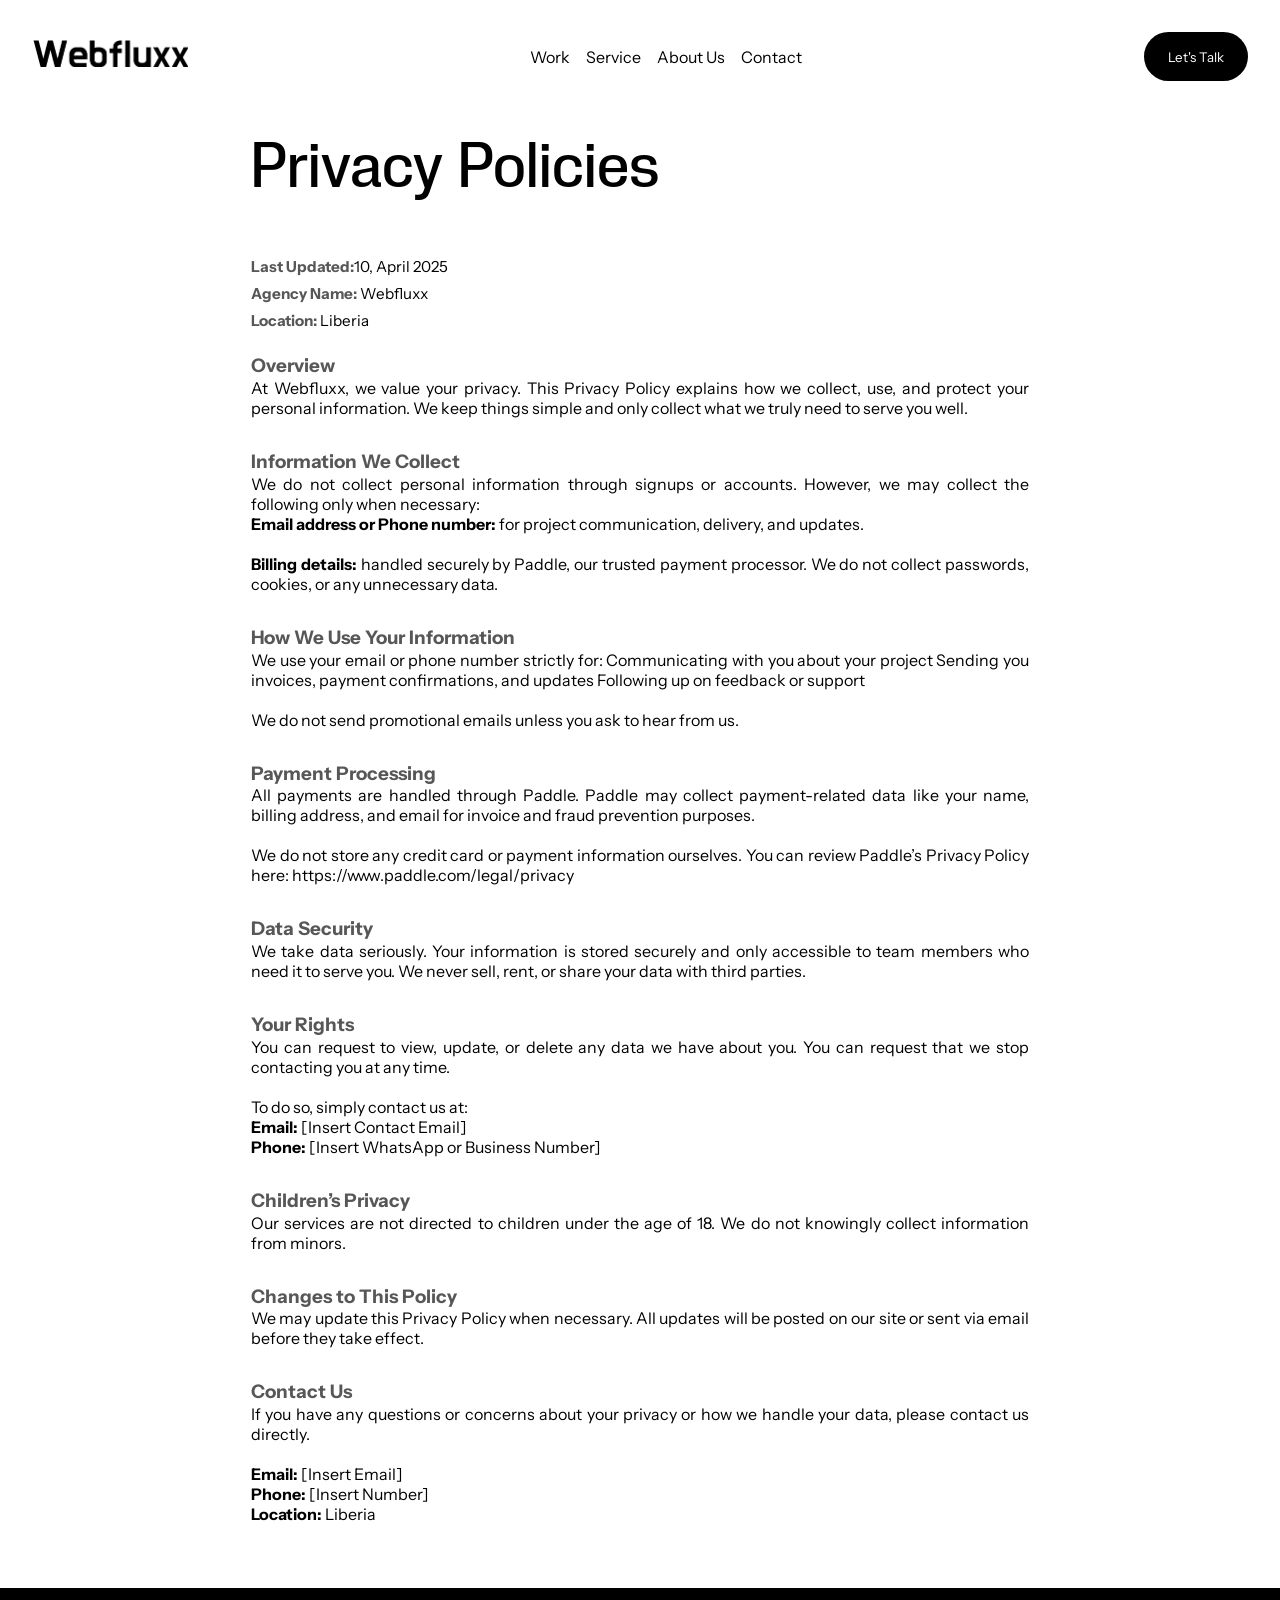
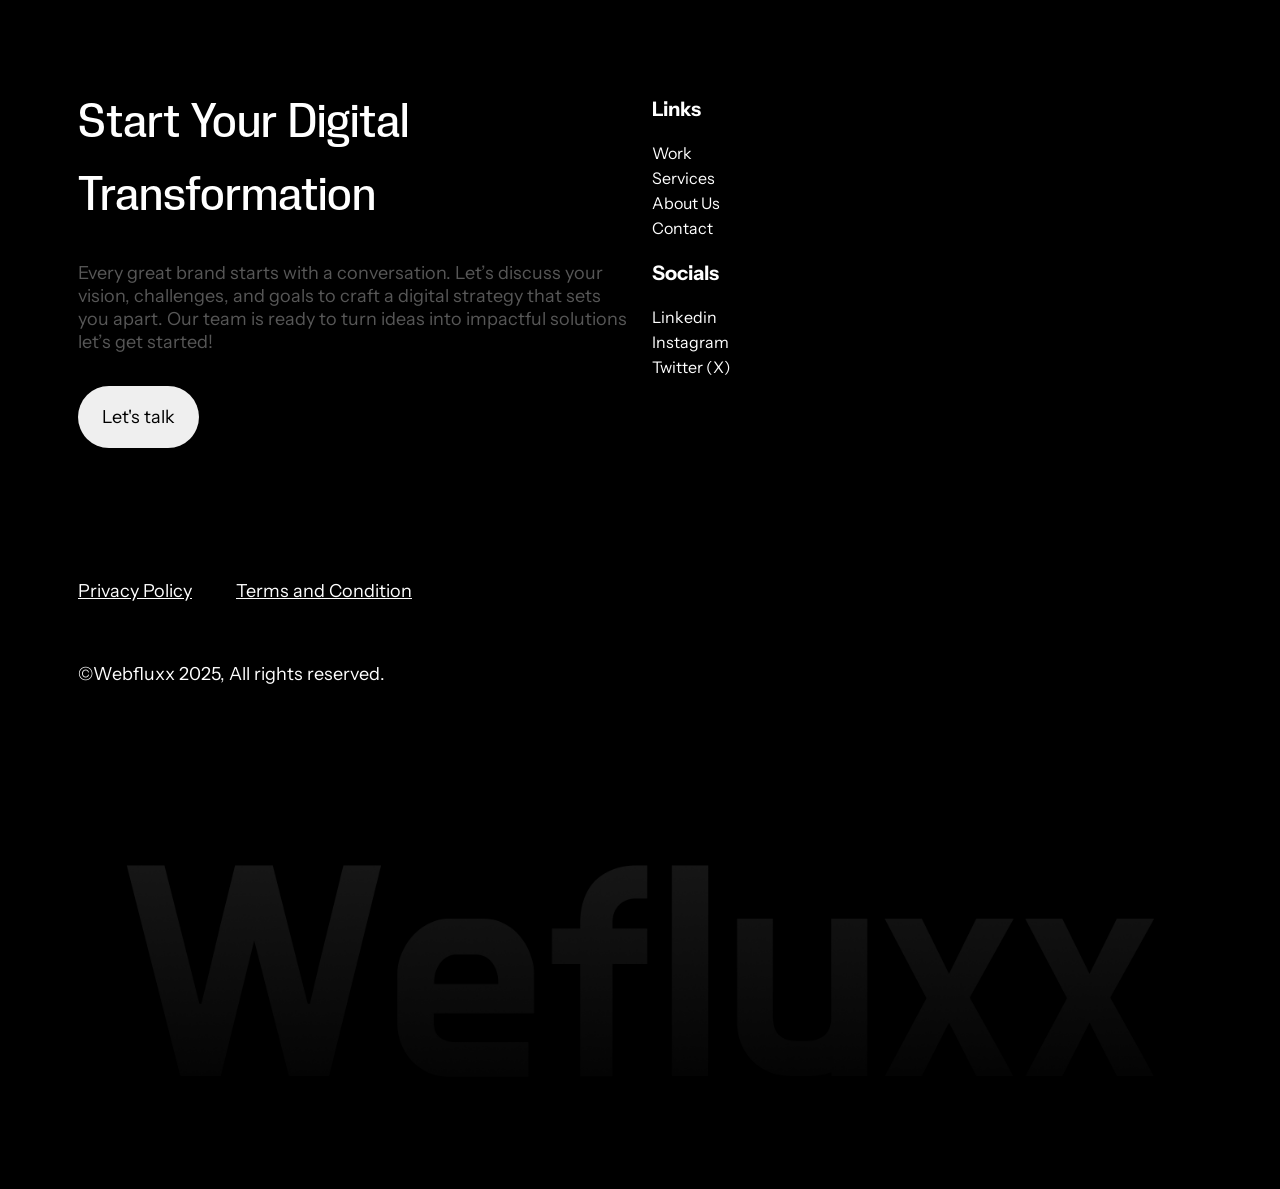
<file: privacy.html>
<!DOCTYPE html>
<html lang="en">
<head>
    <meta charset="UTF-8">
    <meta name="viewport" content="width=device-width, initial-scale=1.0">
    <title>Services</title>
    <link rel="stylesheet" href="/style.css">
    <link rel="preconnect" href="https://fonts.googleapis.com">
    <link rel="preconnect" href="https://fonts.gstatic.com" crossorigin>
    <link href="https://fonts.googleapis.com/css2?family=Instrument+Sans:ital,wght@0,400..700;1,400..700&display=swap" rel="stylesheet">
    <link rel="stylesheet" href="https://fonts.googleapis.com/css2?family=Material+Symbols+Outlined:opsz,wght,FILL,GRAD@24,400,0,0&icon_names=language" />
</head>
<body>
    <nav class="navbar">
        <!-- Logo Section -->
        <div class="logo">
          <a href="/index.html">
            <img src="/assets/Webfluxx 1.png" class="logo-img" alt="">
          </a>
        </div>
  
  
        <!-- Navigation Links -->
        <ul class="nav-items">
          <li><a href="/index.html">Home</a></li>
          <li><a href="/work.html">Work</a></li>
          <li><a href="/services.html">Service</a></li>
          <li><a href="/about.html">About Us</a></li>
          <li><a href="/contact.html">Contact</a></li>
          <button class="btn-mobile">Let's Talk</button>
        </ul>
  
        <!-- Call-to-Action Button -->
        <button class="cta-btn">Let's Talk</button>
  
        <!-- Hamburger/Toggle Button -->
        <button class="menu-toggle">menu</button>
    </nav>

    <section class="privacy-policy">
      <h2>Privacy Policies</h2>
  
      <div class="meta">
        <p><strong>Last Updated:</strong>10, April 2025</p>
        <p><strong>Agency Name:</strong> Webfluxx</p>
        <p><strong>Location:</strong> Liberia</p>
      </div>
  
      <div class="policy-section">
        <h3>Overview</h3>
        <p>
          At Webfluxx, we value your privacy. This Privacy Policy explains how we collect, use, and protect
          your personal information. We keep things simple and only collect what we truly need to serve you well.
        </p>
      </div>
  
      <div class="policy-section">
        <h3>Information We Collect</h3>
        <p>
          We do not collect personal information through signups or accounts.
          However, we may collect the following only when necessary: <br>
          <strong>Email address or Phone number:</strong> for project communication, delivery, and updates.
          <br><br>
          <strong>Billing details:</strong> handled securely by Paddle, our trusted payment processor.
          We do not collect passwords, cookies, or any unnecessary data.
        </p>
      </div>
  
      <div class="policy-section">
        <h3>How We Use Your Information</h3>
        <p>
          We use your email or phone number strictly for:
          Communicating with you about your project
          Sending you invoices, payment confirmations, and updates
          Following up on feedback or support
          <br><br>
          We do not send promotional emails unless you ask to hear from us.
        </p>
      </div>
  
      <div class="policy-section">
        <h3>Payment Processing</h3>
        <p>
          All payments are handled through Paddle.
          Paddle may collect payment-related data like your name, billing address, and email for invoice and 
          fraud prevention purposes.
          <br><br>
          We do not store any credit card or payment information ourselves.
          You can review Paddle’s Privacy Policy here: https://www.paddle.com/legal/privacy  
        </p>
      </div>
  
      <div class="policy-section">
        <h3>Data Security</h3>
        <p>
          We take data seriously. Your information is stored securely and only accessible to team members who
          need it to serve you. We never sell, rent, or share your data with third parties. 
        </p>
      </div>
  
      <div class="policy-section">
        <h3>Your Rights</h3>
        <p>
          You can request to view, update, or delete any data we have about you.
          You can request that we stop contacting you at any time.
          <br>
          <br>
          To do so, simply contact us at: <br>
          <strong>Email:</strong> [Insert Contact Email] <br>
          <strong>Phone:</strong> [Insert WhatsApp or Business Number]
        </p>
      </div>
  
      <div class="policy-section">
        <h3>Children’s Privacy</h3>
        <p>
          Our services are not directed to children under the age of 18.
          We do not knowingly collect information from minors.
        </p>
      </div>
  
      <div class="policy-section">
        <h3>Changes to This Policy</h3>
        <p>
          We may update this Privacy Policy when necessary. All updates will be posted on our site or
          sent via email before they take effect.
        </p>
      </div>
  
      <div class="policy-section">
        <h3>Contact Us</h3>
        <p>
          If you have any questions or concerns about your privacy or how we handle your data, 
          please contact us directly.
          <br>
          <br>
          <strong>Email:</strong> [Insert Email] <br>
          <strong>Phone:</strong> [Insert Number] <br>
          <strong>Location:</strong> Liberia

        </p>
      </div>
    </section>
  

    <!-- Footer -->
    <footer>
      <div class="footer-content">
        <!-- Newsletter Section: displayed first on 2 screens -->
        <!-- <div class="footer-part footer-newsletter">
          <div class="f-head">Stay Ahead With Exclusive Insights</div>
          <p>
            Join thousands of business owners and creatives 
            receiving actionable tips to elevate their digital 
            presence.
          </p>
          <div class="input-group">
            <input type="email" placeholder="Email" required />
            <button type="submit">Sign Up</button>
          </div>
        </div> -->
        <!-- Header and Paragraph -->
        <div class=" footer-header">
          <div class="f-head2">Start Your Digital Transformation</div>
          <p>
            Every great brand starts with a conversation. 
            Let’s discuss your vision, challenges, and goals 
            to craft a digital strategy that sets you apart. 
            Our team is ready to turn ideas into impactful 
            solutions let’s get started!
          </p>
          <button class="f-button">Let's talk</button>
        </div>
        <!-- Links Section -->
        <div class=" footer-links">
          <div class="f-head3">Links</div>
          <ul>
            <li><a href="#">Work</a></li>
            <li><a href="#">Services</a></li>
            <li><a href="#">About Us</a></li>
            <li><a href="#">Contact</a></li>
          </ul>
          <div class="f-head3 link-2">Socials</div>
          <ul>
            <li><a href="#">Linkedin</a></li>
            <li><a href="#">Instagram</a></li>
            <li><a href="#">Twitter (X)</a></li>
          </ul>
        </div>
        
      </div>
      <div class="footer-end">
        <ul class="footerend-wrapper">
          <li><a href="/privacy.html">Privacy Policy</a></li>
          <li><a href="/terms.html">Terms and Condition</a></li>
        </ul>
        <div class="footer-rights">©Webfluxx 2025, All rights reserved.</div>
      </div>
      <!-- Full-width footer image underneath the content -->
      <img src="/assets/Wefluxxgr.png" class="footer-image" />
    </footer>   
  </body>
</html>
</file>
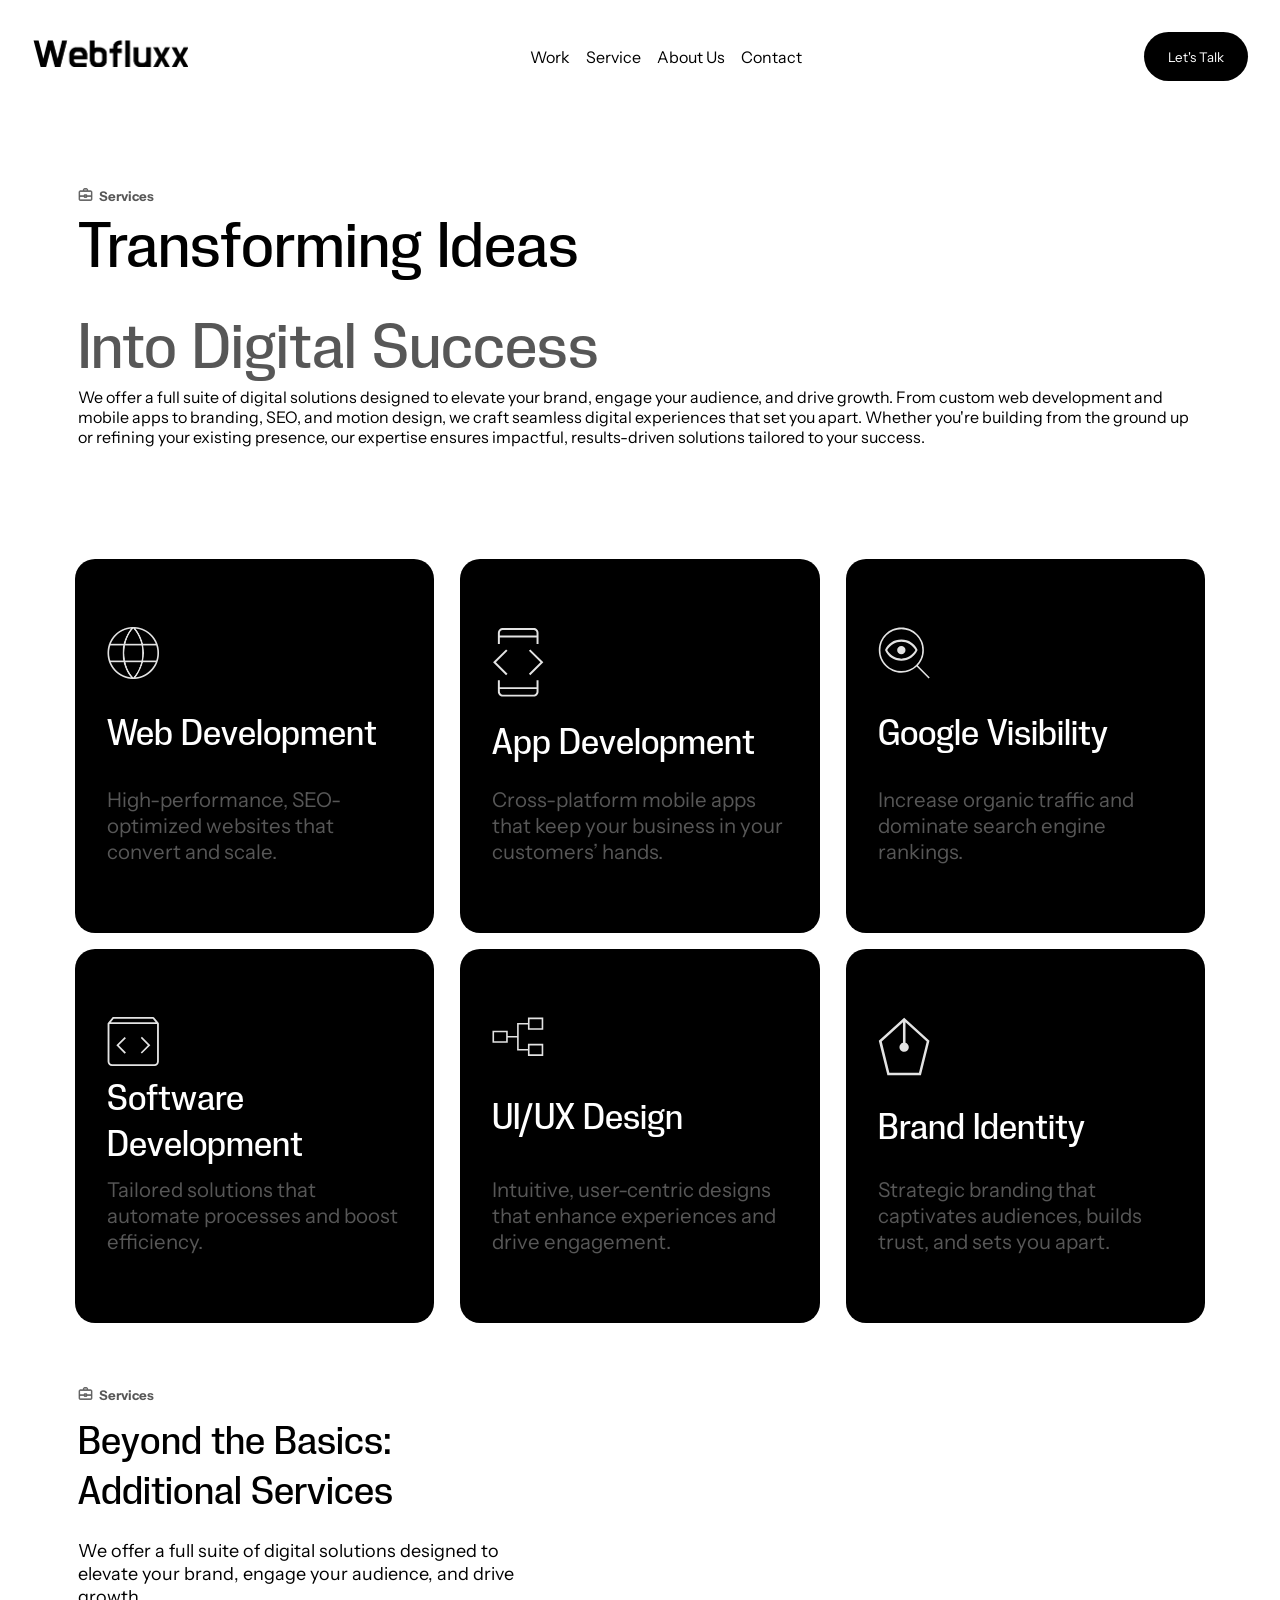
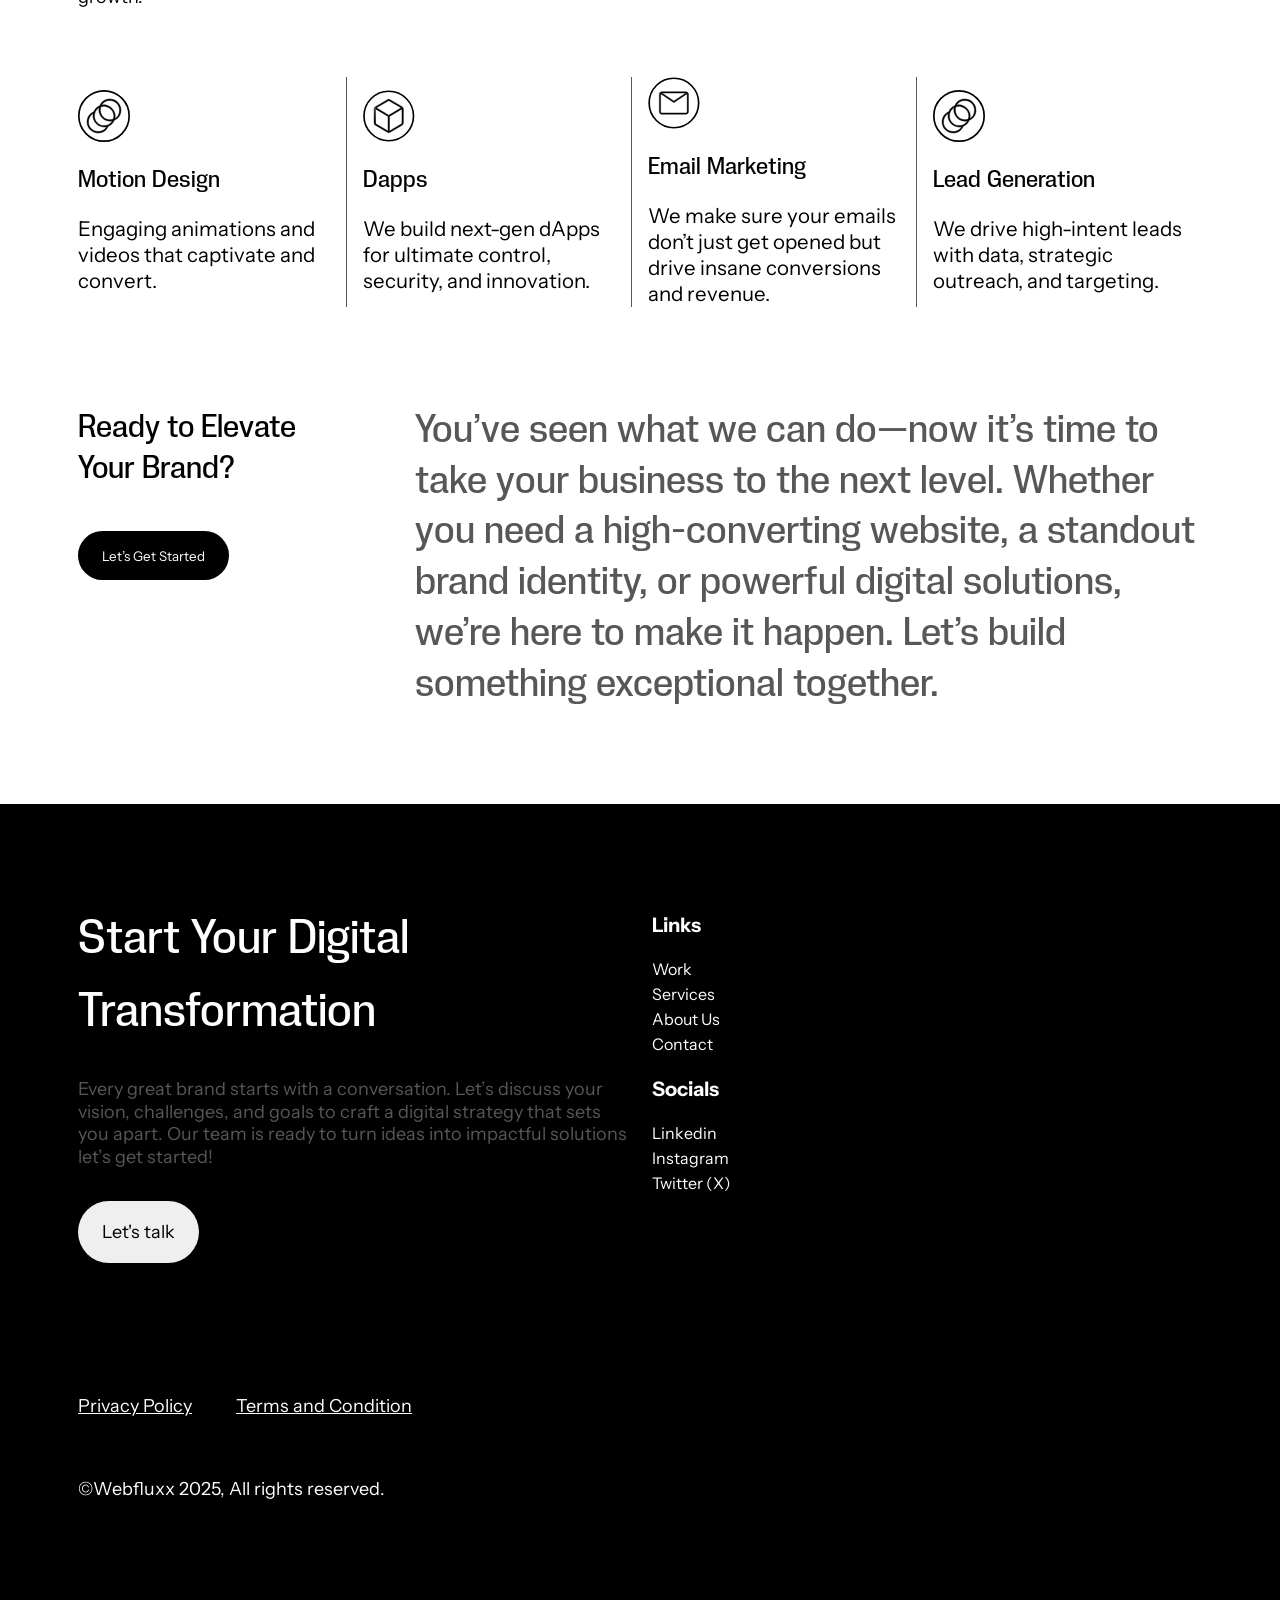
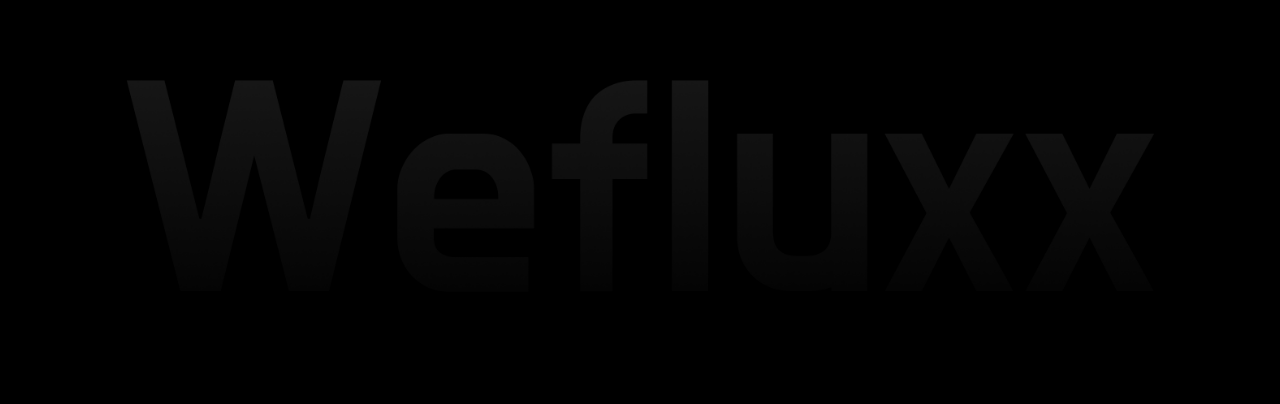
<file: services.html>
<!DOCTYPE html>
<html lang="en">
  <head>
    <meta charset="UTF-8" />
    <meta name="viewport" content="width=device-width, initial-scale=1.0" />
    <title>Webfluxx</title>
    <link rel="stylesheet" href="/style.css">
    <link rel="preconnect" href="https://fonts.googleapis.com">
    <link rel="preconnect" href="https://fonts.gstatic.com" crossorigin>
    <link href="https://fonts.googleapis.com/css2?family=Instrument+Sans:ital,wght@0,400..700;1,400..700&display=swap" rel="stylesheet">
    <link rel="stylesheet" href="https://fonts.googleapis.com/css2?family=Material+Symbols+Outlined:opsz,wght,FILL,GRAD@24,400,0,0&icon_names=language" />
  </head>
  <body>
    <nav class="navbar">
      <!-- Logo Section -->
      <div class="logo">
        <a href="/index.html">
          <img src="/assets/Webfluxx 1.png" class="logo-img" alt="">
        </a>
      </div>


      <!-- Navigation Links -->
      <ul class="nav-items">
        <li><a href="/index.html">Home</a></li>
        <li><a href="/work.html">Work</a></li>
        <li><a href="/services.html">Service</a></li>
        <li><a href="/about.html">About Us</a></li>
        <li><a href="/contact.html">Contact</a></li>
        <button class="btn-mobile">Let's Talk</button>
      </ul>

      <!-- Call-to-Action Button -->
      <button class="cta-btn">Let's Talk</button>

      <!-- Hamburger/Toggle Button -->
      <button class="menu-toggle">menu</button>
    </nav>

    

    

    <section class="responsive-section3">
      <h1>
        <h5 class="vect-head"><span><img src="/assets/Vect-servie.svg" alt=""></span>Services</h5>
        <span class="first-part">Transforming Ideas</span> <br>
        <span class="second-part">Into Digital Success</span>
      </h1>
      <div class="two-res">
          We offer a full suite of digital solutions designed to elevate your brand, engage your audience, and drive growth. From custom web development and mobile apps to branding, SEO, and motion design, we craft seamless digital experiences that set you apart. Whether you're building from the ground up or refining your existing presence, our expertise ensures impactful, results-driven solutions tailored to your success.
      </div>
    </section>

  <!-- Services Section -->

  <div class="service-container">
    <div class="service-cards">
      <div class="service-card">
        <img src="/assets/Vector (1).png" class="card-img" alt="">
        <h1>Web Development</h1>
        <p>
          High-performance, SEO-optimized
          websites that convert and scale.
        </p>
      </div>
      <div class="service-card">
        <img src="/assets/vect2.svg" class="card-img" alt="">
        <h1>App Development</h1>
        <p>
          Cross-platform mobile apps that 
          keep your business in your customers’
          hands.
        </p>
      </div>
      <div class="service-card">
        <img src="/assets/vect3.svg" class="card-img" alt="">
        <h1>Google Visibility</h1>
        <p>
          Increase organic traffic and dominate
          search engine rankings.
        </p>
      </div>
    </div>
    <div class="service-cards">
      <div class="service-card">
        <img src="/assets/vect4.svg" class="card-img" alt="">
        <h1>Software Development</h1>
        <p>
          Tailored solutions that automate 
          processes and boost efficiency.
        </p>
      </div>
      <div class="service-card">
        <img src="/assets/vect5.svg" class="card-img" alt="">
        <h1>UI/UX Design</h1>
        <p>
          Intuitive, user-centric designs that 
          enhance experiences and drive 
          engagement.
        </p>
      </div>
      <div class="service-card">
        <img src="/assets/vect6.svg" class="card-img" alt="">
        <h1>Brand Identity</h1>
        <p>
          Strategic branding that captivates 
          audiences, builds trust, and sets 
          you apart.
        </p>
      </div>
    </div>
    
  </div>

  <!-- Basic Services Section -->

  <div class="service-container2">
    <div class="text-service">
      <h5 class="vect-head"><span><img src="/assets/Vect-servie.svg" alt=""></span>Services</h5>
      <h2 class="services-header">Beyond the Basics: <br>Additional Services</h2>
      <p>
        We offer a full suite of digital solutions designed to elevate 
        your brand, engage your audience, and drive growth.
      </p>
    </div>
    <div class="service-cards6">
      <div class="bservice-card">
        <img src="/assets/Frame124.svg" class="card-img" alt="">
        <h1>Motion Design</h1>
        <p>
          Engaging animations and 
          videos that captivate and convert.
        </p>
      </div>
      <div class="bservice-card">
        <img src="/assets/servdapps.svg" class="card-img" alt="">
        <h1>Dapps</h1>
        <p>
          We build next-gen dApps for ultimate control, security, and innovation.
        </p>
      </div>
      <div class="bservice-card">
        <img src="/assets/emailmark.svg" class="card-img" alt="">
        <h1>Email Marketing</h1>
        <p>
          We make sure your emails don’t just  get opened but drive insane conversions and revenue.
        </p>
      </div>
      <div class="bservice-card">
        <img src="/assets/Frame124.svg" class="card-img" alt="">
        <h1>Lead Generation</h1>
        <p>
          We drive high-intent leads
          with data,  strategic 
          outreach, and targeting.
        </p>
      </div>
    </div>
    
    <div class="project-top-2">
      <div class="right">
        <h2 class="results">Ready to Elevate <br>Your Brand?</h2>
        <div class="btn-wrap">
          <button class="lta-btn">Let’s Get Started</button>
        </div>
      </div>
      <div class="left">
        <p class="project-text-2">
          You’ve seen what we can do—now it’s time to take your business to the next level. 
          Whether you need a high-converting website, a standout brand identity, or powerful digital solutions, we’re here to make it happen. Let’s build something exceptional together.
        </p>
      </div>
    </div>
    
  </div>


    



    <!-- Footer -->
    <footer>
      <div class="footer-content">
        <!-- Newsletter Section: displayed first on 2 screens -->
        <!-- <div class="footer-part footer-newsletter">
          <div class="f-head">Stay Ahead With Exclusive Insights</div>
          <p>
            Join thousands of business owners and creatives 
            receiving actionable tips to elevate their digital 
            presence.
          </p>
          <div class="input-group">
            <input type="email" placeholder="Email" required />
            <button type="submit">Sign Up</button>
          </div>
        </div> -->
        <!-- Header and Paragraph -->
        <div class=" footer-header">
          <div class="f-head2">Start Your Digital Transformation</div>
          <p>
            Every great brand starts with a conversation. 
            Let’s discuss your vision, challenges, and goals 
            to craft a digital strategy that sets you apart. 
            Our team is ready to turn ideas into impactful 
            solutions let’s get started!
          </p>
          <button class="f-button">Let's talk</button>
        </div>
        <!-- Links Section -->
        <div class=" footer-links">
          <div class="f-head3">Links</div>
          <ul>
            <li><a href="#">Work</a></li>
            <li><a href="#">Services</a></li>
            <li><a href="#">About Us</a></li>
            <li><a href="#">Contact</a></li>
          </ul>
          <div class="f-head3 link-2">Socials</div>
          <ul>
            <li><a href="#">Linkedin</a></li>
            <li><a href="#">Instagram</a></li>
            <li><a href="#">Twitter (X)</a></li>
          </ul>
        </div>
        
      </div>
      <div class="footer-end">
        <ul class="footerend-wrapper">
          <li><a href="/privacy.html">Privacy Policy</a></li>
          <li><a href="/terms.html">Terms and Condition</a></li>
        </ul>
        <div class="footer-rights">©Webfluxx 2025, All rights reserved.</div>
      </div>
      <!-- Full-width footer image underneath the content -->
      <img src="/assets/Wefluxxgr.png" class="footer-image" />
    </footer>   


    
    <script src="main.js"></script>
  </body>
</html>
</file>
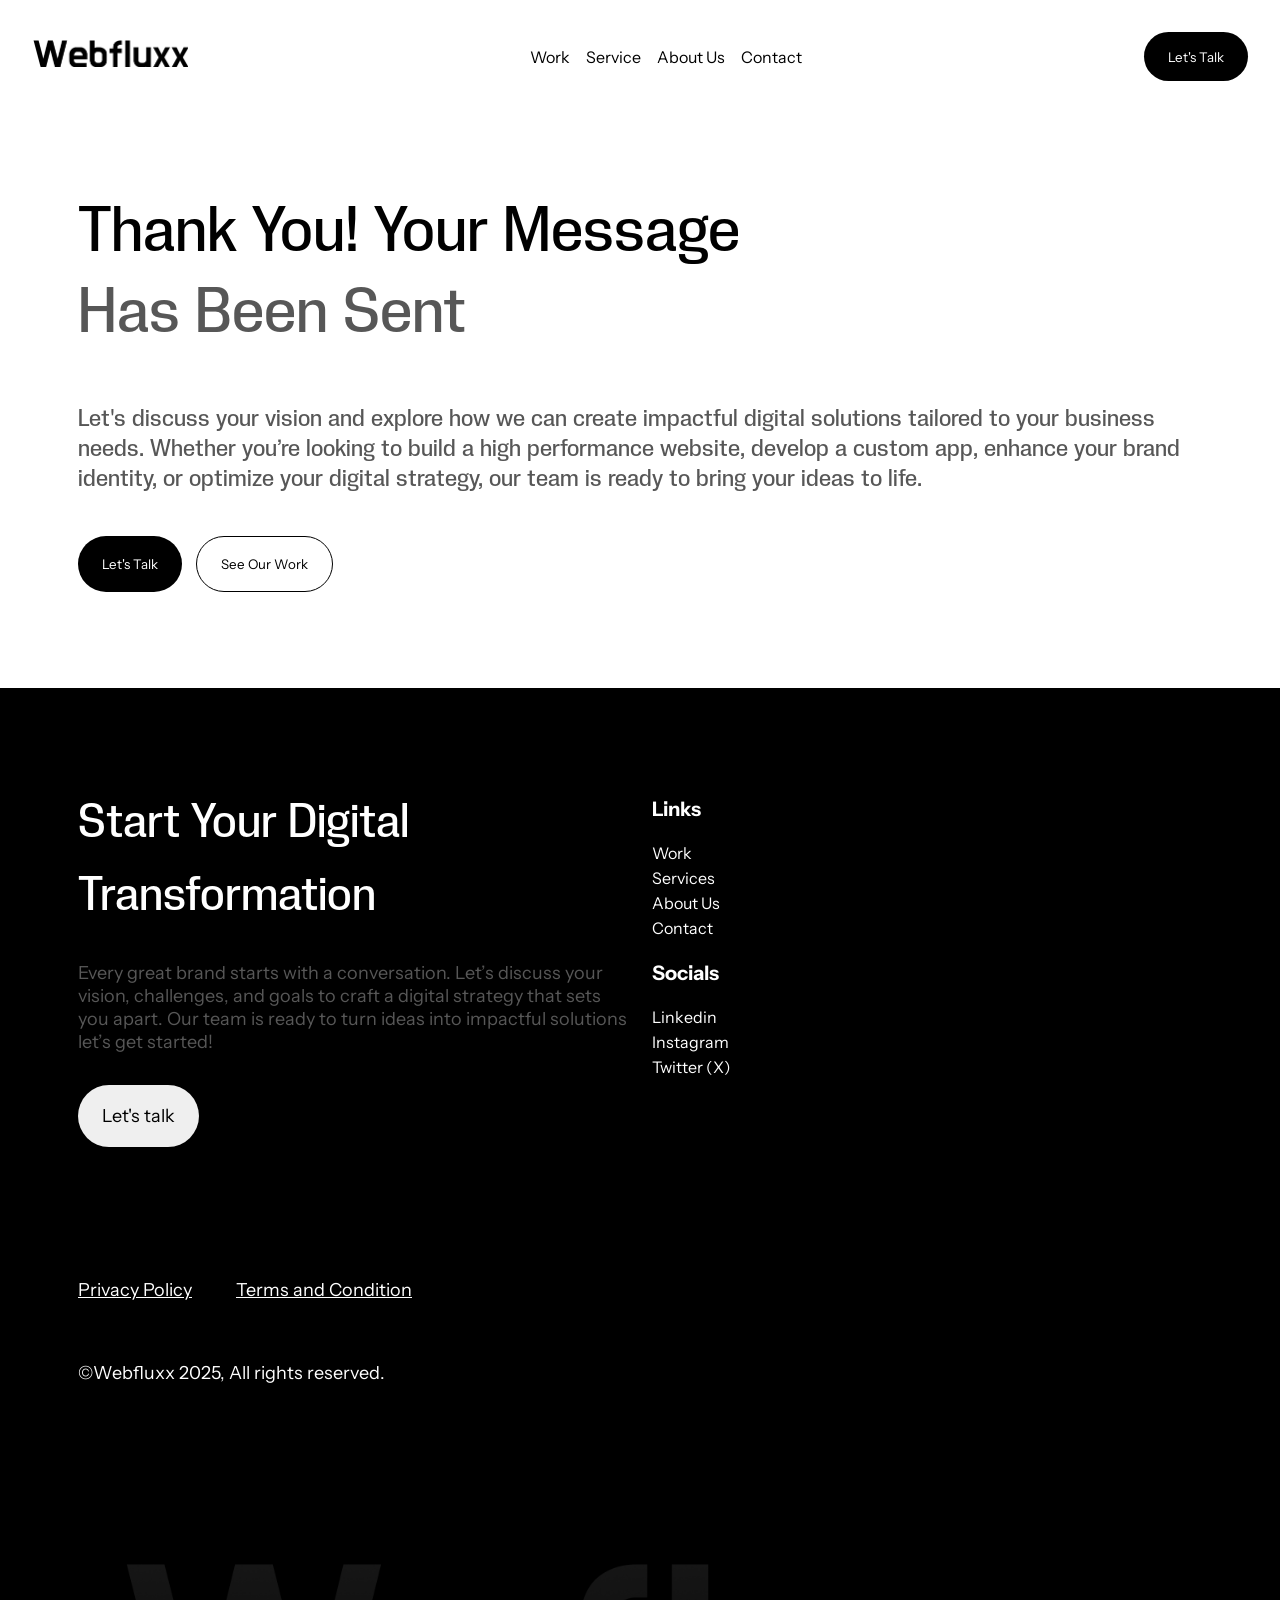
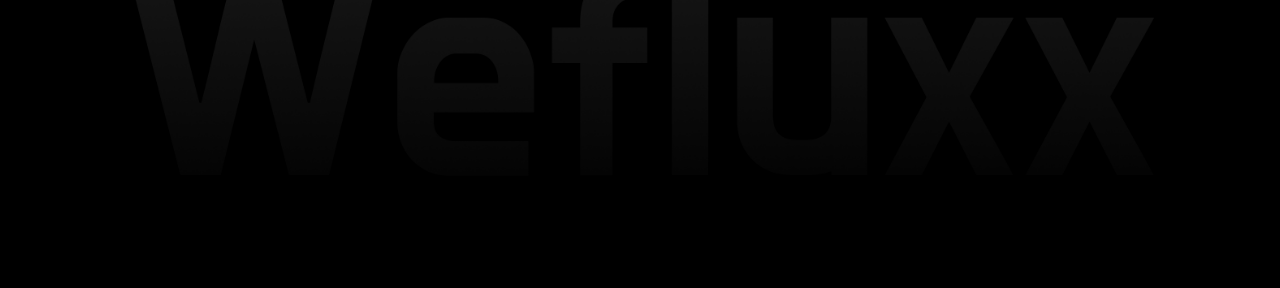
<file: submission.html>
<!DOCTYPE html>
<html lang="en">
  <head>
    <meta charset="UTF-8" />
    <meta name="viewport" content="width=device-width, initial-scale=1.0" />
    <title>Webfluxx</title>
    <link rel="stylesheet" href="/style.css">
    <link rel="preconnect" href="https://fonts.googleapis.com">
    <link rel="preconnect" href="https://fonts.gstatic.com" crossorigin>
    <link href="https://fonts.googleapis.com/css2?family=Instrument+Sans:ital,wght@0,400..700;1,400..700&display=swap" rel="stylesheet">
    <link rel="stylesheet" href="https://fonts.googleapis.com/css2?family=Material+Symbols+Outlined:opsz,wght,FILL,GRAD@24,400,0,0&icon_names=language" />
  </head>
  <body>
    <nav class="navbar">
      <!-- Logo Section -->
      <div class="logo">
        <a href="/index.html">
          <img src="/assets/Webfluxx 1.png" class="logo-img" alt="">
        </a>
      </div>


      <!-- Navigation Links -->
      <ul class="nav-items">
        <li><a href="/index.html">Home</a></li>
        <li><a href="/work.html">Work</a></li>
        <li><a href="/services.html">Service</a></li>
        <li><a href="/about.html">About Us</a></li>
        <li><a href="/contact.html">Contact</a></li>
        <button class="btn-mobile">Let's Talk</button>
      </ul>

      <!-- Call-to-Action Button -->
      <button class="cta-btn">Let's Talk</button>

      <!-- Hamburger/Toggle Button -->
      <button class="menu-toggle">menu</button>
    </nav>

    <section class="gather">
      <div class="responsive-section3">
        <h1>
          <span class="first-part">Thank You! Your Message</span> <br>
          <span class="second-part">Has Been Sent</span>
        </h1>
        <p class="gather-para">
          Let's discuss your vision and explore how we can create impactful digital solutions tailored to your business needs. Whether you’re looking to build a high  performance website, develop a custom app, enhance your brand identity, 
          or optimize your digital strategy, our team is ready to bring your ideas to life.
        </p>

        <div class="btn-gather">
          <button class="btn-hero">Let's Talk</button>
          <button class="btn-light">See Our Work</button>
        </div>
      </div>
    </section>

    



    <!-- Footer -->
    <footer>
      <div class="footer-content">
        <!-- Newsletter Section: displayed first on 2 screens -->
        <!-- <div class="footer-part footer-newsletter">
          <div class="f-head">Stay Ahead With Exclusive Insights</div>
          <p>
            Join thousands of business owners and creatives 
            receiving actionable tips to elevate their digital 
            presence.
          </p>
          <div class="input-group">
            <input type="email" placeholder="Email" required />
            <button type="submit">Sign Up</button>
          </div>
        </div> -->
        <!-- Header and Paragraph -->
        <div class=" footer-header">
          <div class="f-head2">Start Your Digital Transformation</div>
          <p>
            Every great brand starts with a conversation. 
            Let’s discuss your vision, challenges, and goals 
            to craft a digital strategy that sets you apart. 
            Our team is ready to turn ideas into impactful 
            solutions let’s get started!
          </p>
          <button class="f-button">Let's talk</button>
        </div>
        <!-- Links Section -->
        <div class=" footer-links">
          <div class="f-head3">Links</div>
          <ul>
            <li><a href="#">Work</a></li>
            <li><a href="#">Services</a></li>
            <li><a href="#">About Us</a></li>
            <li><a href="#">Contact</a></li>
          </ul>
          <div class="f-head3 link-2">Socials</div>
          <ul>
            <li><a href="#">Linkedin</a></li>
            <li><a href="#">Instagram</a></li>
            <li><a href="#">Twitter (X)</a></li>
          </ul>
        </div>
        
      </div>
      <div class="footer-end">
        <ul class="footerend-wrapper">
          <li><a href="/privacy.html">Privacy Policy</a></li>
          <li><a href="/terms.html">Terms and Condition</a></li>
        </ul>
        <div class="footer-rights">©Webfluxx 2025, All rights reserved.</div>
      </div>
      <!-- Full-width footer image underneath the content -->
      <img src="/assets/Wefluxxgr.png" class="footer-image" />
    </footer>    

    <script src="main.js"></script>
  </body>
</html>
</file>
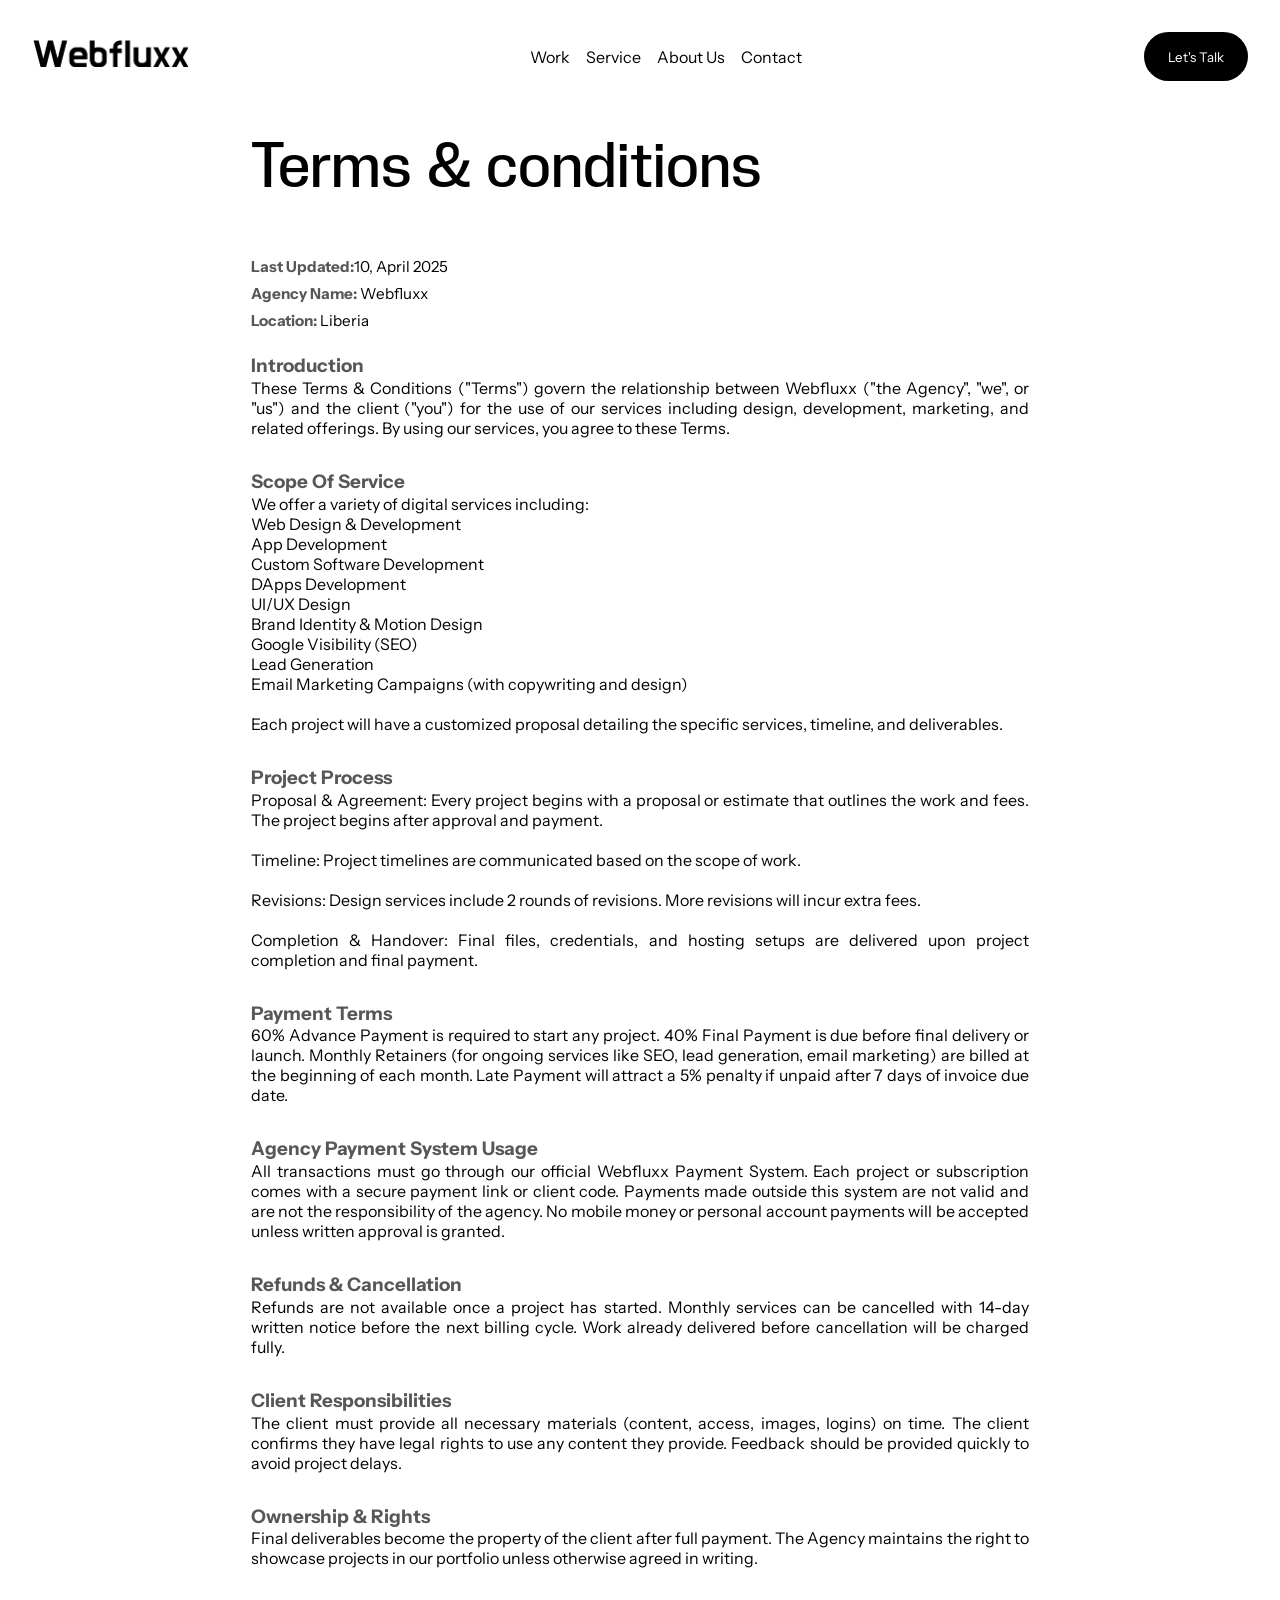
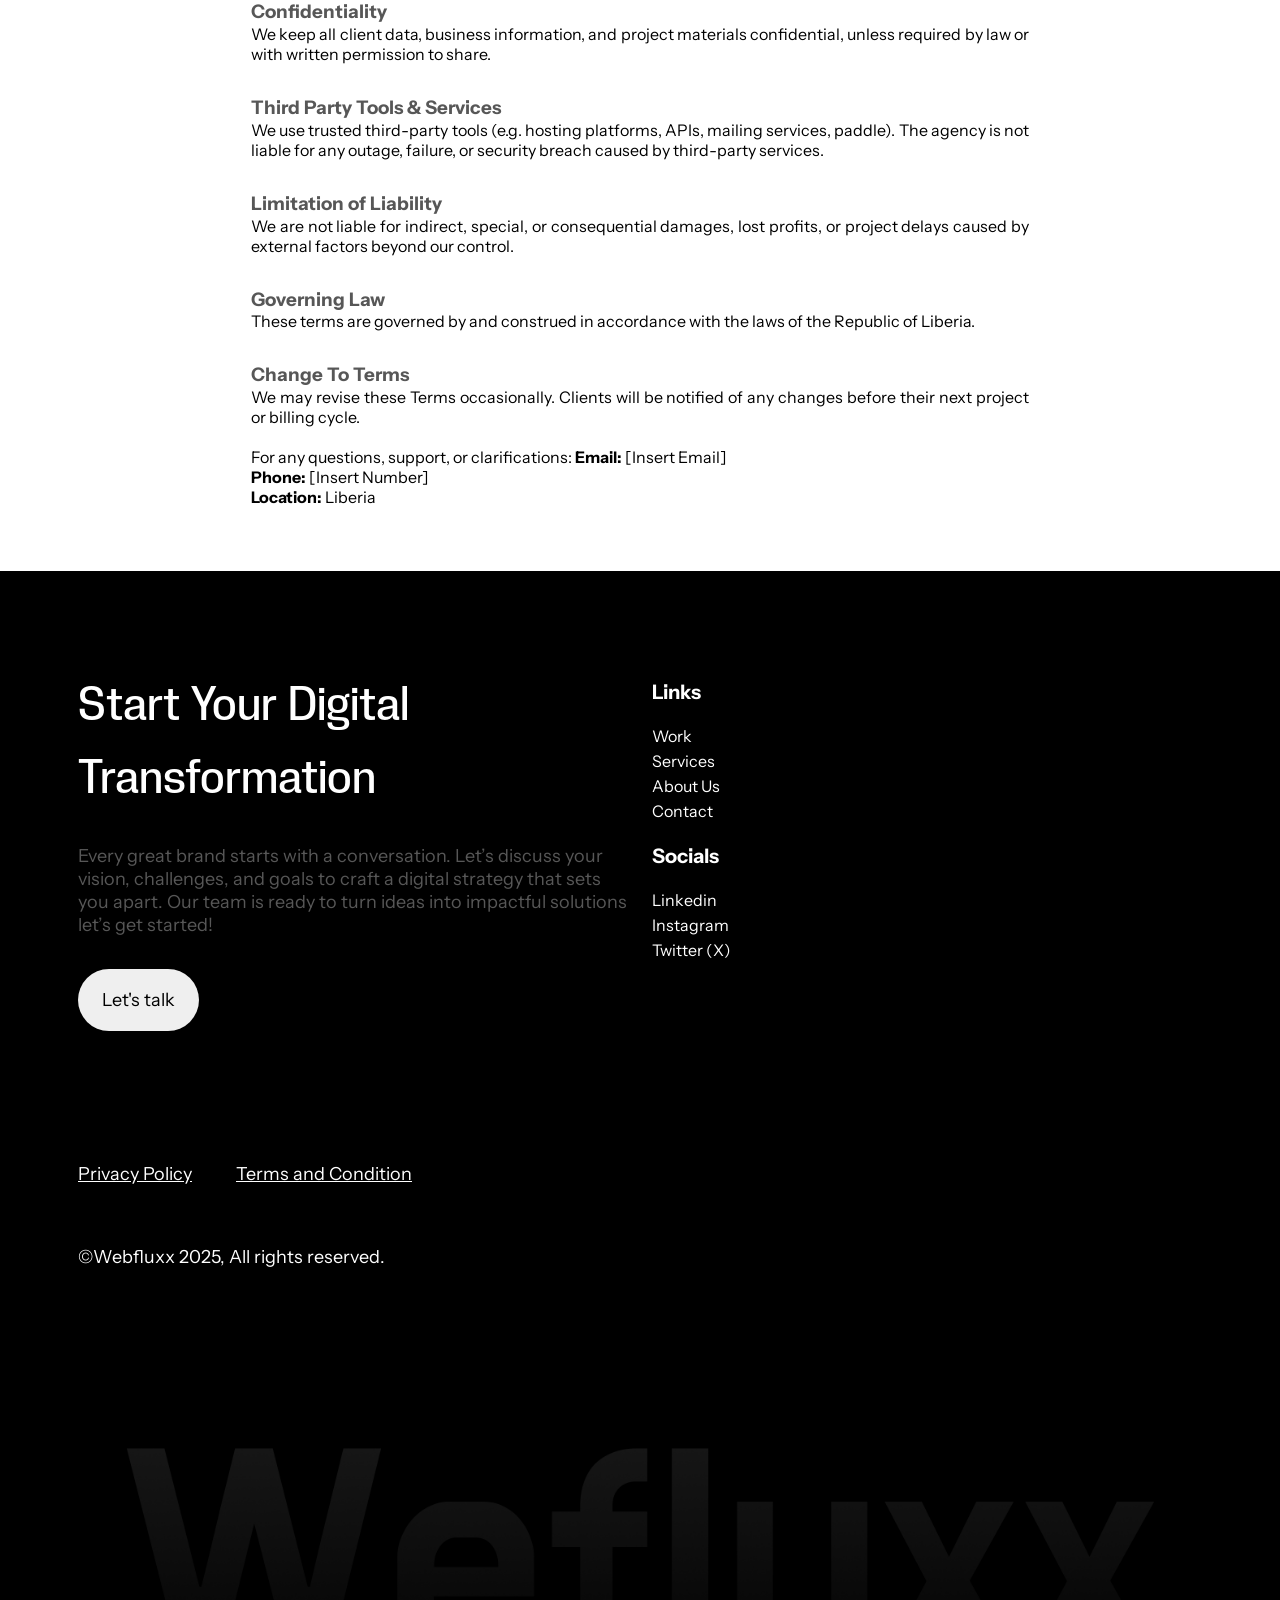
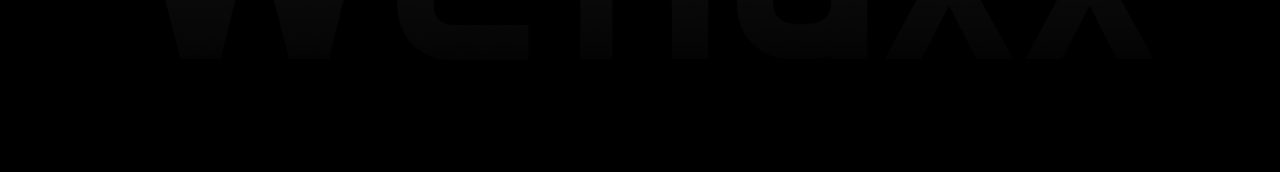
<file: terms.html>
<!DOCTYPE html>
<html lang="en">
<head>
    <meta charset="UTF-8">
    <meta name="viewport" content="width=device-width, initial-scale=1.0">
    <title>Services</title>
    <link rel="stylesheet" href="/style.css">
    <link rel="preconnect" href="https://fonts.googleapis.com">
    <link rel="preconnect" href="https://fonts.gstatic.com" crossorigin>
    <link href="https://fonts.googleapis.com/css2?family=Instrument+Sans:ital,wght@0,400..700;1,400..700&display=swap" rel="stylesheet">
    <link rel="stylesheet" href="https://fonts.googleapis.com/css2?family=Material+Symbols+Outlined:opsz,wght,FILL,GRAD@24,400,0,0&icon_names=language" />
</head>
<body>
    <nav class="navbar">
        <!-- Logo Section -->
        <div class="logo">
          <a href="/index.html">
            <img src="/assets/Webfluxx 1.png" class="logo-img" alt="">
          </a>
        </div>
  
  
        <!-- Navigation Links -->
        <ul class="nav-items">
          <li><a href="/index.html">Home</a></li>
          <li><a href="/work.html">Work</a></li>
          <li><a href="/services.html">Service</a></li>
          <li><a href="/about.html">About Us</a></li>
          <li><a href="/contact.html">Contact</a></li>
          <button class="btn-mobile">Let's Talk</button>
        </ul>
  
        <!-- Call-to-Action Button -->
        <button class="cta-btn">Let's Talk</button>
  
        <!-- Hamburger/Toggle Button -->
        <button class="menu-toggle">menu</button>
    </nav>

    <section class="privacy-policy">
      <h2>Terms & conditions</h2>
  
      <div class="meta">
        <p><strong>Last Updated:</strong>10, April 2025</p>
        <p><strong>Agency Name:</strong> Webfluxx</p>
        <p><strong>Location:</strong> Liberia</p>
      </div>
  
      <div class="policy-section">
        <h3>Introduction</h3>
        <p>
            These Terms & Conditions ("Terms") govern the relationship
            between Webfluxx ("the Agency", "we", or "us") and the client 
            ("you") for the use of our services including design, development, 
            marketing, and related offerings. By using our services, you agree
            to these Terms.            
        </p>
      </div>
  
      <div class="policy-section">
        <h3>Scope Of Service</h3>
        <p>
            We offer a variety of digital services including:
            <br>
            Web Design & Development <br>
            App Development<br>
            Custom Software Development<br>
            DApps Development<br>
            UI/UX Design<br>
            Brand Identity & Motion Design<br>
            Google Visibility (SEO)<br>
            Lead Generation<br>
            Email Marketing Campaigns (with copywriting and design)<br><br>

            Each project will have a customized proposal detailing the specific
            services, timeline, and deliverables.
        </p>
      </div>
  
      <div class="policy-section">
        <h3>Project Process</h3>
        <p>
            Proposal & Agreement: Every project begins with a proposal or estimate 
            that outlines the work and fees. The project begins after approval and payment.
            <br><br>    
            Timeline: Project timelines are communicated based on the scope of work.
            <br><br>
            Revisions: Design services include 2 rounds of revisions. More revisions will incur extra fees.
            <br><br>
            Completion & Handover: Final files, credentials, and hosting setups are delivered upon
            project completion and final payment.

        </p>
      </div>
  
      <div class="policy-section">
        <h3>Payment Terms</h3>
        <p>
            60% Advance Payment is required to start any project.
            40% Final Payment is due before final delivery or launch.
            
            Monthly Retainers (for ongoing services like SEO, lead generation, email marketing) are billed at the beginning of each month.
            
            Late Payment will attract a 5% penalty if unpaid after 7 days of invoice due date.
              
        </p>
      </div>
  
      <div class="policy-section">
        <h3>Agency Payment System Usage</h3>
        <p>
            All transactions must go through our official Webfluxx Payment System.
            Each project or subscription comes with a secure payment link or client code.
            Payments made outside this system are not valid and are not the responsibility
            of the agency.
            No mobile money or personal account payments will be accepted unless written
            approval is granted.
             
        </p>
      </div>
  
      <div class="policy-section">
        <h3>Refunds & Cancellation</h3>
        <p>
            Refunds are not available once a project has started.
            Monthly services can be cancelled with 14-day written notice before the next billing cycle.
            Work already delivered before cancellation will be charged fully.
            
        </p>
      </div>
  
      <div class="policy-section">
        <h3>Client Responsibilities</h3>
        <p>
            The client must provide all necessary materials (content, access, images, logins) on time.
            The client confirms they have legal rights to use any content they provide.
            Feedback should be provided quickly to avoid project delays.            
        </p>
      </div>
  
      <div class="policy-section">
        <h3>Ownership & Rights</h3>
        <p>
            Final deliverables become the property of the client after full payment.
            The Agency maintains the right to showcase projects in our portfolio 
            unless otherwise agreed in writing.
        </p>
      </div>
      <div class="policy-section">
        <h3>Confidentiality</h3>
        <p>
            We keep all client data, business information, and project materials
            confidential, unless required by law or with written permission to share.       
        </p>
      </div>
      <div class="policy-section">
        <h3>Third Party Tools & Services</h3>
        <p>
            We use trusted third-party tools (e.g. hosting platforms, APIs, mailing services, paddle).
            The agency is not liable for any outage, failure, or security breach caused by third-party services.       
        </p>
      </div>
      <div class="policy-section">
        <h3>Limitation of Liability</h3>
        <p>
            We are not liable for indirect, special, or consequential damages, lost profits, or project
            delays caused by external factors beyond our control.       
        </p>
      </div>
      <div class="policy-section">
        <h3>Governing Law</h3>
        <p>
            
        These terms are governed by and construed in accordance with the laws of the 
        Republic of Liberia.
       
        </p>
      </div>
  
      <div class="policy-section">
        <h3>Change To Terms</h3>
        <p>
            We may revise these Terms occasionally. Clients will be notified of any changes
            before their next project or billing cycle.
                        
          <br>
          <br>
          For any questions, support, or clarifications:
          <strong>Email:</strong> [Insert Email] <br>
          <strong>Phone:</strong> [Insert Number] <br>
          <strong>Location:</strong> Liberia

        </p>
      </div>
    </section>
  

    <!-- Footer -->
    <footer>
      <div class="footer-content">
        <!-- Newsletter Section: displayed first on 2 screens -->
        <!-- <div class="footer-part footer-newsletter">
          <div class="f-head">Stay Ahead With Exclusive Insights</div>
          <p>
            Join thousands of business owners and creatives 
            receiving actionable tips to elevate their digital 
            presence.
          </p>
          <div class="input-group">
            <input type="email" placeholder="Email" required />
            <button type="submit">Sign Up</button>
          </div>
        </div> -->
        <!-- Header and Paragraph -->
        <div class=" footer-header">
          <div class="f-head2">Start Your Digital Transformation</div>
          <p>
            Every great brand starts with a conversation. 
            Let’s discuss your vision, challenges, and goals 
            to craft a digital strategy that sets you apart. 
            Our team is ready to turn ideas into impactful 
            solutions let’s get started!
          </p>
          <button class="f-button">Let's talk</button>
        </div>
        <!-- Links Section -->
        <div class=" footer-links">
          <div class="f-head3">Links</div>
          <ul>
            <li><a href="#">Work</a></li>
            <li><a href="#">Services</a></li>
            <li><a href="#">About Us</a></li>
            <li><a href="#">Contact</a></li>
          </ul>
          <div class="f-head3 link-2">Socials</div>
          <ul>
            <li><a href="#">Linkedin</a></li>
            <li><a href="#">Instagram</a></li>
            <li><a href="#">Twitter (X)</a></li>
          </ul>
        </div>
        
      </div>
      <div class="footer-end">
        <ul class="footerend-wrapper">
          <li><a href="/privacy.html">Privacy Policy</a></li>
          <li><a href="/terms.html">Terms and Condition</a></li>
        </ul>
        <div class="footer-rights">©Webfluxx 2025, All rights reserved.</div>
      </div>
      <!-- Full-width footer image underneath the content -->
      <img src="/assets/Wefluxxgr.png" class="footer-image" />
    </footer>  
</body>
</html>
</file>
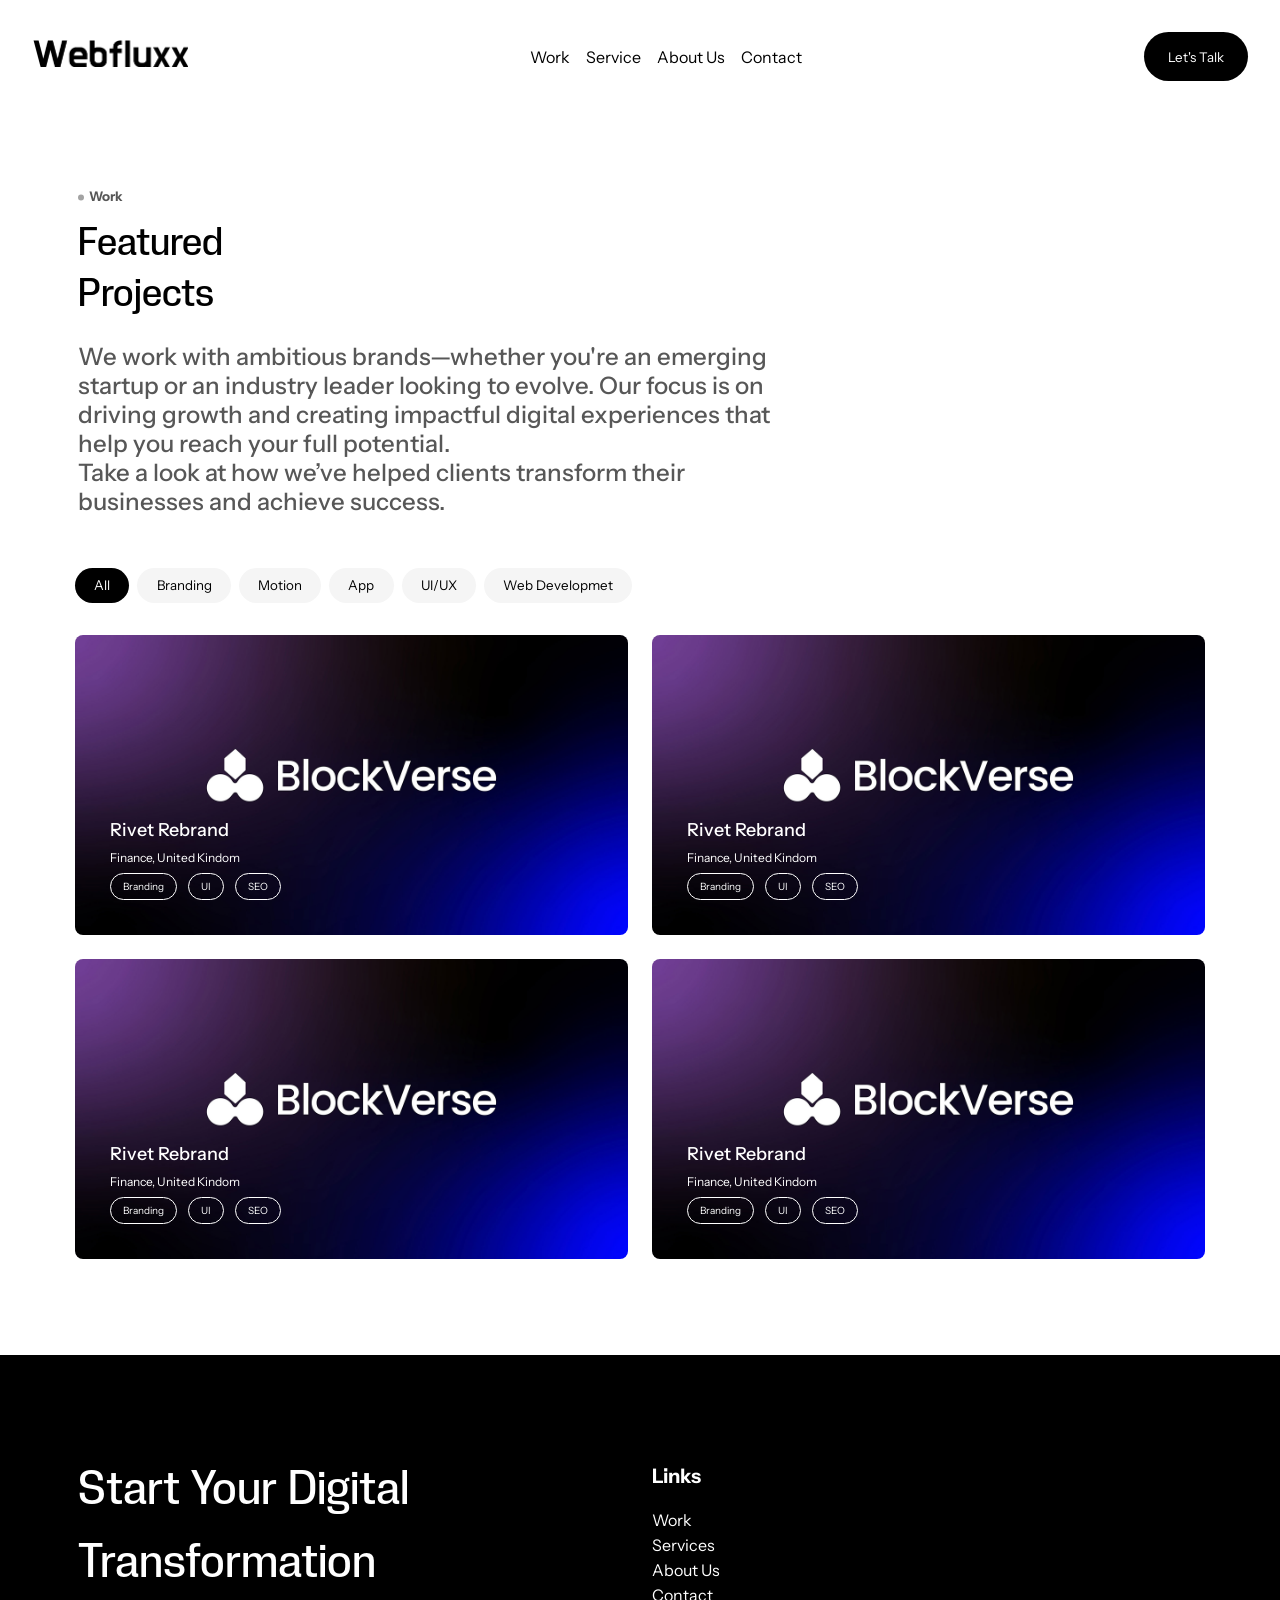
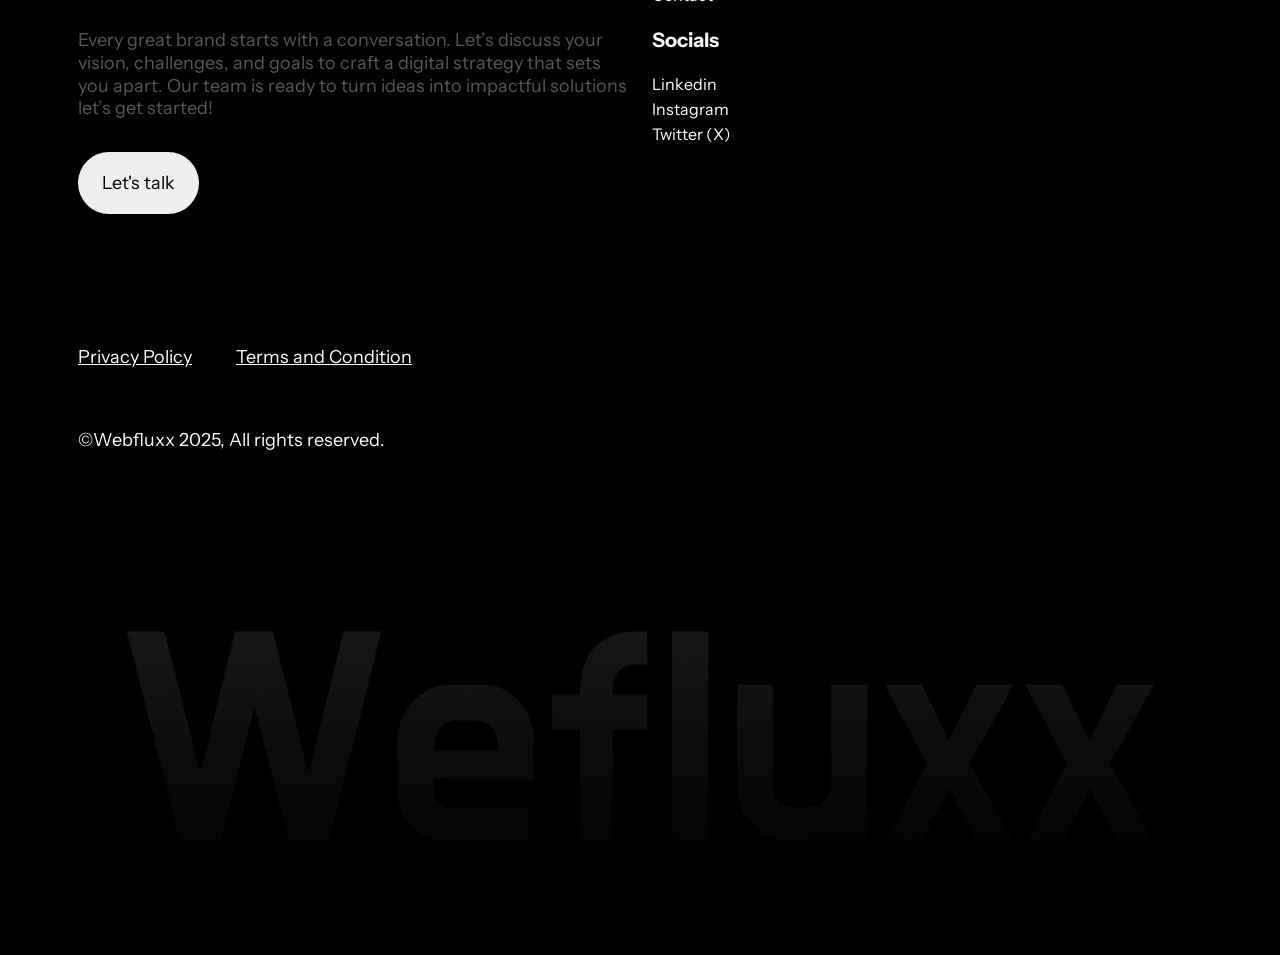
<file: work.html>
<!DOCTYPE html>
<html lang="en">
  <head>
    <meta charset="UTF-8" />
    <meta name="viewport" content="width=device-width, initial-scale=1.0" />
    <title>Webfluxx</title>
    <link rel="stylesheet" href="/style.css">
    <link rel="preconnect" href="https://fonts.googleapis.com">
    <link rel="preconnect" href="https://fonts.gstatic.com" crossorigin>
    <link href="https://fonts.googleapis.com/css2?family=Instrument+Sans:ital,wght@0,400..700;1,400..700&display=swap" rel="stylesheet">
    <link rel="stylesheet" href="https://fonts.googleapis.com/css2?family=Material+Symbols+Outlined:opsz,wght,FILL,GRAD@24,400,0,0&icon_names=language" />
  </head>
  <body>
    <nav class="navbar">
      <!-- Logo Section -->
      <div class="logo">
        <a href="/index.html">
          <img src="/assets/Webfluxx 1.png" class="logo-img" alt="">
        </a>
      </div>

      <!-- Navigation Links -->
      <ul class="nav-items">
        <li><a href="/index.html">Home</a></li>
        <li><a href="/work.html">Work</a></li>
        <li><a href="/services.html">Service</a></li>
        <li><a href="/about.html">About Us</a></li>
        <li><a href="/contact.html">Contact</a></li>
        <button class="btn-mobile">Let's Talk</button>
      </ul>

      <!-- Call-to-Action Button -->
      <button class="cta-btn">Let's Talk</button>

      <!-- Hamburger/Toggle Button -->
      <button class="menu-toggle">menu</button>
    </nav>

    

    

    <section class="responsive-section2">
      <div class="text-service">
        <h5 class="vect-head5"><span><img src="/assets/Ellipse 3.svg" alt=""></span>Work</h5>
        <h2 class="services-header">Featured <br>Projects</h2>
      </div>
      <p>
        We work with ambitious brands—whether you're an emerging startup or an industry leader looking to evolve. Our focus is on driving growth and creating impactful digital experiences that help you reach your full potential.
        <br>
        Take a look at how we’ve helped clients transform their businesses and achieve success.
      </p>
    </section>

    <section class="workcard-wrapper">
      <!-- Top Buttons -->
      <div class="btn-row">
        <button class="active">All</button>
        <button>Branding</button>
        <button>Motion</button>
        <button>App</button>
        <button>UI/UX </button>
        <button>Web Developmet</button>
      </div>
  
      <!-- Row 1: first card large, second small -->
      <div  class="card-row">
        <div class="card card-large">
          <img src="/assets/Rectangle 2.png" alt="Profile A"/>
          <div class="card-content">
            <h3>Rivet Rebrand</h3>
            <p>Finance, United Kindom</p>
            <div class="actions">
              <button>Branding</button>
              <button>UI</button>
              <button>SEO</button>
            </div>
          </div>
        </div>
        <div class="card card-small">
          <img src="/assets/Rectangle 2.png" alt="Profile B"/>
          <div class="card-content">
            <h3>Rivet Rebrand</h3>
            <p>Finance, United Kindom</p>
            <div class="actions">
              <button>Branding</button>
              <button>UI</button>
              <button>SEO</button>
            </div>
          </div>
        </div>
      </div>
  
      <!-- Row 2: first small, second large -->
      <div class="card-row">
        <div class="card card-small">
          <img src="/assets/Rectangle 2.png" alt="Profile C"/>
          <div class="card-content">
            <h3>Rivet Rebrand</h3>
            <p>Finance, United Kindom</p>
            <div class="actions">
              <button>Branding</button>
              <button>UI</button>
              <button>SEO</button>
            </div>
          </div>
        </div>
        <div class="card card-large">
          <img src="/assets/Rectangle 2.png" alt="Profile D"/>
          <div class="card-content">
            <h3>Rivet Rebrand</h3>
            <p>Finance, United Kindom</p>
            <div class="actions">
              <button>Branding</button>
              <button>UI</button>
              <button>SEO</button>
            </div>
          </div>
        </div>
      </div>
  
      
  
    </section>

    



    <!-- Footer -->
    <footer>
      <div class="footer-content">
        <!-- Newsletter Section: displayed first on 2 screens -->
        <!-- <div class="footer-part footer-newsletter">
          <div class="f-head">Stay Ahead With Exclusive Insights</div>
          <p>
            Join thousands of business owners and creatives 
            receiving actionable tips to elevate their digital 
            presence.
          </p>
          <div class="input-group">
            <input type="email" placeholder="Email" required />
            <button type="submit">Sign Up</button>
          </div>
        </div> -->
        <!-- Header and Paragraph -->
        <div class=" footer-header">
          <div class="f-head2">Start Your Digital Transformation</div>
          <p>
            Every great brand starts with a conversation. 
            Let’s discuss your vision, challenges, and goals 
            to craft a digital strategy that sets you apart. 
            Our team is ready to turn ideas into impactful 
            solutions let’s get started!
          </p>
          <button class="f-button">Let's talk</button>
        </div>
        <!-- Links Section -->
        <div class=" footer-links">
          <div class="f-head3">Links</div>
          <ul>
            <li><a href="#">Work</a></li>
            <li><a href="#">Services</a></li>
            <li><a href="#">About Us</a></li>
            <li><a href="#">Contact</a></li>
          </ul>
          <div class="f-head3 link-2">Socials</div>
          <ul>
            <li><a href="#">Linkedin</a></li>
            <li><a href="#">Instagram</a></li>
            <li><a href="#">Twitter (X)</a></li>
          </ul>
        </div>
        
      </div>
      <div class="footer-end">
        <ul class="footerend-wrapper">
          <li><a href="/privacy.html">Privacy Policy</a></li>
          <li><a href="/terms.html">Terms and Condition</a></li>
        </ul>
        <div class="footer-rights">©Webfluxx 2025, All rights reserved.</div>
      </div>
      <!-- Full-width footer image underneath the content -->
      <img src="/assets/Wefluxxgr.png" class="footer-image" />
    </footer>    

    <script src="main.js"></script>
  </body>
</html>
</file>
<file: style.css>
/* Basic Reset */
@font-face {
  font-family: PP Neue Corp;
  src: url(PPNeueCorp-CompactMedium-BF6732c5c5cbf6e.otf)
}
* {
    margin: 0;
    padding: 0;
    box-sizing: border-box;
    font-family: Instrument Sans;
  }

  body {
    font-family: Instrument Sans;
    padding-top: calc(2rem + /* approximate logo height */ 60px);
    max-width: 1400px;
    margin: auto;
  }
  /* Call-to-Action Button */
  .cta-btn {
    background-color: #000000;
    border: none;
    border-radius: 25px;
    padding: 16.5px 24px;
    cursor: pointer;
    color: #ffffff;
  }
  .cta-btn2 {
    background-color: #000000;
    border: none;
    border-radius: 25px;
    padding: 16.5px 24px;
    cursor: pointer;
    color: #ffffff;
    width: 186px;
    margin-top: 42px;
  }
  .txt {
    font-family: PP Neue Corp;
  }
  .lta-btn {
    background-color: #000000;
    border: none;
    border-radius: 25px;
    padding: 16.5px 24px;
    cursor: pointer;
    color: #ffffff;
  }
  .btn-wrap {
    width: 186px;
    margin-top: 32px;
  }
  


  /* Navbar Container */
  .navbar {
    position: fixed;
    top: 0;
    left: 0;
    width: 100%;
    z-index: 1000; 
    display: flex;
    align-items: center;
    justify-content: space-between;
    background-color: #FFFFFF;
    padding: 2rem 2rem;
    color: #000000;
  }

  .logo-img {
    width: 156px;

  }

  /* Logo */
  .navbar .logo {
    font-size: 1.5rem;
    font-weight: bold;
  }

  /* Navigation Items */
  .nav-items {
    list-style: none;
    display: flex;
    gap: 1rem;
    color: #000000;
  }

  .nav-items li a {
    color: #000000;
    text-decoration: none;
    transition: color 0.3s ease;
  }
  .nav-items li:first-child {
    display: none;
  }
  

  .nav-items li a:hover {
    color: #9F9C9C;
  }

  .btn-mobile {
    display: none;
  }

  
  /* Hamburger Toggle Button */
  .menu-toggle {
    display: none;
    font-size: 1rem;
    cursor: pointer;
    background: none;
    border: none;
    color: #fff;
  }

  

   /* Hero section styling */
  .hero {
    max-width: 100%;
    height: 100vh;
    /* background: #ffffff; */
    display: flex;
    justify-content: center;
    flex-direction: column;
    align-items: center;
    text-align: center;
  }
  .hero-wrapper {
    width: 960px;
    /* background: blue; */
  }
  /* .hero h3 {
    font-size: 18px;
    font-weight: 600;
  }
  .hero p {
    font-size: 18px;
  } */
  .hero .typing {
    font-family: PP Neue Corp;
    font-weight: 500;
    font-size: 90px;
    line-height: 107%;
    letter-spacing: 0%;
    text-align: center;
    margin: auto;
    margin-top: 16px;
    /* background: pink; */
    
  }
  .hero-paragraph {
    margin: auto;
    margin-top: 42px;
    width: 810px;
    /* background: red; */
  }
  .service-container{
    /* height: 100vh; */
    padding: 0px 75px 0px 75px;
    margin-top: 96px;
    /* background:pink; */
  }
  .service-container3{
    /* height: 100vh; */
    padding: 0px 75px 0px 75px;
    margin-top: 52px;
    /* background:pink; */
  }

  .vect-head{
    color: #575757;
    width: 76px;
    display: flex;
    justify-content: space-between;
  }
  .vect-head2{
    color: #575757;
    width: 135px;
    display: flex;
    justify-content: space-between;
  }
  .vect-head3{
    color: #575757;
    width: 103px;
    display: flex;
    justify-content: space-between;
  }
  .vect-head4{
    color: #575757;
    width: 58px;
    display: flex;
    justify-content: space-between;
  }
  .vect-head5{
    color: #575757;
    width: 45px;
    display: flex;
    justify-content: space-between;
  }
  .vect-head6{
    width: 131px;
    color: #575757;
    display: flex;
    justify-content: space-between;
  }
  .vect-head7{
    width: 142px;
    color: #575757;
    display: flex;
    justify-content: space-between;
  }
  .vect-head8{
    width: 269px;
    color: #575757;
    display: flex;
    justify-content: space-between;
  }
  .vect-head9{
    width: 193px;
    color: #575757;
    display: flex;
    justify-content: space-between;
  }

  
.services-header {
  font-family: PP Neue Corp;
  font-weight: 500;
  font-size: 40px;
  line-height: 127%;
  letter-spacing: 0%;
  margin-top: 12px;
  /* background: red; */
}
.faqservices-header {
  font-family: PP Neue Corp;
  font-weight: 500;
  font-size: 40px;
  line-height: 127%;
  letter-spacing: 0%;
}
.services-header2 {
  font-family: PP Neue Corp;
  font-weight: 500;
  font-size: 40px;
  line-height: 127%;
  letter-spacing: 0%;
  width: 327px;
  color: #000000;
}

.text-service {
  display: flex;
  flex-direction: column;
  /* background: red; */
  /* justify-content: space-between; */
  width: 481px;
  /* gap: 24px; */
}
.text-service2 {
  display: flex;
  flex-direction: column;
  /* background: red; */
  justify-content: space-between;
  width: 481px;
  /* gap: 24px; */
}
.text-service3 {
  display: flex;
  flex-direction: column;
  /* background: red; */
  justify-content: space-between;
  width: 405px;
  /* gap: 24px; */
}
.wrap {
  display: flex;
  justify-content: space-between;
  
}
/* .text-service > h1 > span {
  color: #7f2736;
  font-size: 40px;
  font-weight: 700;
  line-height: 180%;
}
.text-service2 > h1 > span {
  color: #7f2736;
  font-size: 40px;
  font-weight: 700;
  line-height: 180%;
}
.text-service3 > h1 > span {
  color: #7f2736;
  font-size: 40px;
  font-weight: 700;
  line-height: 180%;
} */
/* .text-service > h1 {
  color: #080809;
  font-size: 40px;
  font-weight: 700;
  line-height: 180%;
}
.text-service3 > h1 {
  color: #080809;
  font-size: 40px;
  font-weight: 700;
  line-height: 180%;
}
.text-service2 > h1 {
  color: #080809;
  font-size: 40px;
  font-weight: 700;
  line-height: 180%;
} */
.text-service > p {
  color: #000000;
  font-weight: 400;
  font-size: 18px;
  line-height: 127%;
  letter-spacing: 0%;
  margin-top: 24px;

}
/* .text-service2 > p {
  color: #000000;
  font-weight: 400;
  font-size: 18px;
  line-height: 127%;
  letter-spacing: 0%;

}
.text-service2 > p {
  color: #000000;
  font-weight: 400;
  font-size: 18px;
  line-height: 127%;
  letter-spacing: 0%;

} */

.service-cards {
  display: flex;
  justify-content: space-between;
  gap: 26px;
  /* margin-top: 52px */

}
.service-cards6 {
  /* background: yellow; */
  display: flex;
  justify-content: space-between;
  gap: 1rem;
  margin-top: 52px;

}
.arrside {
  width: 14px;
  height: 14px;
}
.service-cards > .service-card {
  width: 412px;
  height: 374px;
  border-radius: 20px;
  padding: 68px 32px;
  margin-top: 1rem;
  display: flex;
  flex-direction: column;
  justify-content: space-between;
  background: #000000;
  color: #FFFFFF;
}
.service-cards > .service-card-3 {
  width: 412px;
  height: 374px;
  border-radius: 20px;
  padding: 68px 32px;
  margin-top: 1rem;
  display: flex;
  flex-direction: column;
  justify-content: space-between;
  background: #ffffff;
  color: #000000;
  border: 1px solid black;
}
.bservice-card {
  /* background: pink; */
  width: 412px;
  /* height: 214px; */
  /* padding: 32px 32px; */
  margin-top: 1rem;
  display: flex;
  flex-direction: column;
  justify-content: center;
  /* background: transparent; */
  color: #000000;
  border-right: 1px solid #575757;
}
.bservice-card p {
  width: 263px;
  font-family: Instrument Sans;
font-weight: 400;
font-size: 20.42px;
line-height: 127%;
letter-spacing: 0%;


}
.bservice-card h1{
  font-family: PP Neue Corp;
font-weight: 500;
font-size: 24px;
line-height: 127%;
letter-spacing: 0%;
margin-top: 22px;
margin-bottom: 22px;

}
.bservice-card:last-child {
  border: none;
}
.card-img{
  width: 52px;
}
.service-card > h1 {
  font-family: PP Neue Corp;
  color: #fff;
  /* margin-top: 115px;
  margin-left: 50px; */

  font-weight: 500;
  font-size: 36px;
  line-height: 127%;
  letter-spacing: 0%;

}
.service-card-3 > h1 {
  color: #000;
  /* margin-top: 115px;
  margin-left: 50px; */

  font-weight: 500;
  font-size: 36px;
  line-height: 127%;
  letter-spacing: 0%;

}
.service-card > p {
  color: #575757;
  font-size: 16px;
  /* margin-top: 30px;
  margin-left: 50px; */

  font-weight: 400;
  font-size: 20.42px;
  line-height: 127%;
  letter-spacing: 0%;

}
.service-card-3 > p {
  color: #000000;
  font-size: 20px;
  /* margin-top: 30px;
  margin-left: 50px; */

  font-weight: 400;
  font-size: 20.42px;
  line-height: 127%;
  letter-spacing: 0%;

}

.service-card > span {
  position: absolute;
  top: -50px;
  left: 167px;
  width: 96px;
  height: 94px;
  border-radius: 50%;
}
.service-card-3 > span {
  position: absolute;
  top: -50px;
  left: 167px;
  width: 96px;
  height: 94px;
  border-radius: 50%;
}
.text-service .btn-light {
  width: 270px;
  height: 56px;
  gap: 16px;
  border-radius: 100px;
  padding-top: 16px;
  padding-right: 24px;
  padding-bottom: 16px;
  padding-left: 24px;
  border-width: 1px;
  display: flex;
  align-items: center;
  font-size: 18px;
  margin-top: 24px;
}
.btn-wrapper{
  display: flex;
  width: 295px;
  height: 56px;
  gap: 14px;
  margin: auto;
  margin-top: 42px;
}
.btn-gather{
  display: flex;
  width: 295px;
  height: 56px;
  gap: 14px;
  margin-top: 42px;
  margin-bottom: 96px;
}
.project-text-2 {
  font-family: PP Neue Corp;
  font-weight: 500;
  font-size: 40px;
  line-height: 127%;
  letter-spacing: 0%;
  color:#575757;

}
.results {
  font-family: PP Neue Corp;
  font-weight: 500;
  font-size: 32px;
  line-height: 127%;
  letter-spacing: 0%;

}
.project-container{
  width: 100%;
  /* height: 100vh; */
  padding: 0px 78px;
  /* background: green; */
  margin: auto;
  margin-top: 96px;
}

.project-top{
  display: flex;
  justify-content: space-between;
  align-items: center;
  height: 161px;
  margin-bottom: 2rem;
  /* background: blue; */
}
.project-top-2{
  display: flex;
  justify-content: space-between;
  /* padding: 40px; */
  margin-top: 96px;
  margin-bottom: 96px;
}
.top-right {
  width: 50%;
  height: 131px;
  gap: 12px;
  display: flex;
  
  flex-direction: column;
  justify-content: center;
  align-item: center;
  /* background: blue; */

}
.right {
  width: 30%;
  height: 131px;
  gap: 12px;
  margin-top: 25px;
  display: flex;
  flex-direction: column;
  justify-content: center;
  align-item: center;
  /* background: blue; */

}
.top-left {
  width: 50%;
  /* background: red; */

}
.left {
  width: 70%;
  /* background: yellow; */

}

.upbox {
  display: flex;
  justify-content: space-between;
  gap: 2rem;
  /* background: red; */
  margin-top: 2rem;

}
.project-img {
  width: 100%;
  border-radius: 20px;
  display: block;
}

.bottom-card{
  border-radius: 20px;
  position: relative;
  display: inline-block;
}
.overlay-text {
  position: absolute;
  top: 70%; 
  left: 15%; 
  transform: translate(-50%, -50%);
  color: #fff; 
  padding: 10px 20px; 
  display: flex;
  flex-direction: column;

  width: 133px;
  height: 77px;


}
.overlay-text h3 {
  font-weight: 500;
  font-size: 18px;
  line-height: 127%;
  letter-spacing: 0%;
}
.overlay-text p {
  font-weight: 400;
  font-size: 12px;
  line-height: 127%;
  letter-spacing: 0%;
  color: white;

}
.bottom-card .small {
  display: none;
}

/* Carousel Section */
.testimonial-carousel {
  /* background: blue; */
  margin-top: 96px;
  padding: 0px 75px;
}
/* Header and Arrow Navigation */
.testimonial-header {
  display: flex;
  justify-content: space-between;
  align-items: center;
  margin-bottom: 1rem;
}
.testimonial-header h2 {
  font-size: 1.75rem;
  color: #333;
}
.arrows {
  display: flex;
  align-items: end;
  gap: 1rem;
  padding-bottom: 2rem;
}
.arrow {
  background: none;
  border: 1px solid #000000;
  border-radius: 50%;
  font-size: 1.5rem;
  cursor: pointer;
  color: #000000;
  transition: color 0.3s;
  padding: 1rem;
}
.arrow:hover {
  color: #9F9C9C;
  border: 1px solid #9F9C9C;
}
/* Carousel Container and Track */
.testimonial-container {
  overflow: hidden;
  margin-top: 52px;
}
.testimonial-track {
  display: flex;
  transition: transform 0.5s ease-in-out;
}
/* Testimonial Items */
.testimonial-item {
  background: #F5F5F5;
  border-radius: 20px;
  padding: 22px 20px;
  margin: 0 0.5rem;
  flex: 0 0 100%; /* Default to full width (for mobile) */
  width: 344px;
  /* height: 390px; */
  gap: 27.18px;
}
.testimonial-content {
  font-size: 1rem;
  line-height: 1.5;
  margin-bottom: 1rem;
  color: #333;
  margin-top: 2rem;
}
.testimonial-author1 {
  font-weight: bold;
  font-size: 20px;
  color: #000;
  text-align: left;
}
.testimonial-author {
  font-size: 15px;
  color: #575757;
  text-align: left;
  
}


.faq-wrapper {
  display: flex;
  justify-content: space-between;
  gap: 2rem;
  padding: 0px 78px 0px 78px;
  margin: 0 auto;
  /* margin: 96px 0px 96px 0px; */
  height: 469px;
  /* background: red; */
}
/* Left Column: Intro text */
.faq-intro {
  flex: 1;
  min-width: 280px;
  padding-top: 18px;
}
.faq-intro h2 {
  font-size: 2rem;
  margin-bottom: 1rem;
  color: #333;
}
.faq-intro p {
  font-size: 1rem;
  color: #555;
  width: 408px;
}

.workcard-wrapper {
  margin-top: 52px;
  margin-bottom: 96px;
}


/* Section container styling */
.responsive-section2,
.responsive-section {
  /* background:blue; */
  /* margin: auto; */
  padding: 0px 78px;
  margin-top: 96px;
  display: flex;
  flex-direction: column;
  width: 857px;

}
.responsive-section3 {
  padding: 0px 78px;
  display: flex;
  flex-direction: column;
  /* width: 857px; */
  margin-top: 96px;
}

/* Header styling with two different colors */

.responsive-section h1 {
  width: 543px;
}
.responsive-section3 h1 {
  width: 100%;

}

.responsive-section3 .first-part,
.responsive-section .first-part {
  font-family: PP Neue Corp;
  color: #000000; 
  font-weight: 500;
  font-size: 64px;
  letter-spacing: 0%;
  line-height: 127%;
  letter-spacing: 0%;


}
.responsive-section3 .second-part,
.responsive-section .second-part {
  font-family: PP Neue Corp;
  color: #575757;
  font-weight: 500;
  font-size: 64px;
  line-height: 127%;
  letter-spacing: 0%;

}
/* Paragraph styling */
.responsive-section p {
  font-family: PP Neue Corp;
  color: #575757;
  font-weight: 500;
  font-size: 24px;
  line-height: 127%;
  letter-spacing: 0%; 
  margin-top: 52px;
}
.responsive-section3 p {
  font-family: PP Neue Corp;
  color: #575757;
  font-weight: 500;
  font-size: 24px;
  line-height: 127%;
  letter-spacing: 0%; 
  margin-top: 52px;
}
.responsive-section2 p {
  font-family: Instrument Sans;
  font-weight: 500;
  font-size: 24px;
  letter-spacing: 0%;
  margin-top: 24px;
  color: #575757;
  
}
.responsive-section2 .two-res {
  font-family: Instrument Sans;
  font-weight: 500;
  font-size: 24px;
  line-height: 127%;
  letter-spacing: 0%;
  width: 1280px;
  margin-top: 52px;

}


  
  #typewriter {
    color:#9F9C9C;
    font-weight: bold;
    font-family: PP Neue Corp;
  }
  /* Typewriter cursor styling */
  .cursor {
    display: inline-block;
    background-color: #9F9C9C;
    width: 3px;
    margin-left: 5px;
    animation: blink 0.7s infinite;
  }
  @keyframes blink {
    0%, 50% { opacity: 1; }
    51%, 100% { opacity: 0; }
  }
  .highlight {
    color:#9F9C9C;
    font-weight: bold;
    font-family: PP Neue Corp;
  }
  /* Call-to-Action Button */
  .btn-hero {
    padding: 0.5rem 1rem;
    background-color: #000000;
    border: none;
    border-radius: 100px;
    padding: 16.5px 24px;
    cursor: pointer;
    color: #ffffff;
  }
  .btn-light {
    padding: 0.5rem 1rem;
    background-color: transparent;
    border: 1px black solid;
    border-radius: 100px;
    padding: 16.5px 24px;
    cursor: pointer;
    color: #000000;
  }
  .btn-test {
    padding: 0.5rem 1rem;
    background-color: transparent;
    border: 1px #575757 solid;
    border-radius: 25px;
    padding: 16.5px 24px;
    cursor: pointer;
    color: ##575757;
    font-size: 14px;
    display:flex;
    justify-content: space-between;
    align-items: center;
  }
  .btn-view {
    background-color: transparent;
    border: 1px black solid;
    border-radius: 100px;
    padding: 16px 24px;
    cursor: pointer;
    color: #000000;
    margin: auto;
    display: flex;
    margin-top: 42px;
    justify-content: center;
    font-size: 16px;
  }
  .btn-card {
    padding: 0.5rem 1rem;
    background-color: transparent;
    border: 1px white solid;
    border-radius: 50px;
    padding: 6.82px 16px;
    cursor: pointer;
    color: #ffffff;

  }

  /* Footer Base Styles */
  footer {
    background: #000000;
    color: #fff;
    padding: 96px 78px 60px 78px;
  }
  .footer-content {
    display: flex;
    flex-direction: column;
    gap: 1.5rem;
    /* max-width: 1200px; */
    /* background:red; */
  }
  .footer-part {
    padding: 1rem;
  }
  .f-button {
    padding: 20px 24px;
    font-size: 18px;
    border-radius: 50px;
    margin-top: 32px;
    border: none;
  }
  .footer-end {
    height: 105px;
    display: flex;
    flex-direction: column;
    justify-content: space-between;
    font-size: 18px;
    font-weight: 400;
    margin-top: 132px;
  }
  .footerend-wrapper {
    width: 334px;
    display: flex;
    justify-content: space-between
  }
  .footerend-wrapper li {
    list-style-type: none;
  }
  .footerend-wrapper li a {
    color: white;
  }
  
  /* Default small screen order:
     HTML order: Newsletter, Header, Links 
  */
  /* Newsletter Section: includes the input and button inside the input */
  .footer-newsletter {
    background: white;
    color: black;
    border-radius: 11px;
    margin-top: 15px;
    display: flex;
    flex-direction: column;
    justify-content: space-around;
  }
  .f-head2 {
    width:333px;
    font-family: PP Neue Corp;
    font-size: 48px;
    /* background:blue; */
    font-weight: 500;
  }
  .f-head {
    width:232px;
    margin-bottom: 0.5rem;
    font-family: PP Neue Corp;
    font-size: 32px;
    font-weight: 500;
  }
  .f-head3 {
    font-weight: 700;
    font-size: 20px;
    line-height: 100%;
    letter-spacing: 0%;
    margin-top: 15px;

  }

  .footer-links ul{
    width: 89px;
    height: 90px;
    margin-top: 24px;
  }
  .footer-links ul li{
    margin-top: 5px;
  }
  .footer-newsletter p{
    font-family: Instrument Sans;
    font-weight: 400;
    font-size: 18px;
    line-height: 127%;
    letter-spacing: 0%;
    width: 402px;
    margin-top: 24px;

  }
  .footer-header p {
    margin-top: 32px;
    font-size: 18px;
    /* width: 402px; */
    font-weight: 400;
    line-height: 127%;
    letter-spacing: 0%;
    color: #575757;

  }
  /* Input group: position button inside the input box */
  .input-group {
    position: relative;
    max-width: 300px;
  }
  .input-group input {
    width: 100%;
    padding: 28px 32px 28px 32px;
    border: 1px solid black;
    border-radius: 50px;
    font-size: 1rem;
  }
  .input-group button {
    position: absolute;
    right: 0;
    top: 0;
    bottom: 0;
    border: none;
    background: #000000;
    color: #fff;
    padding: 12px 24px;
    border-radius: 50px;
    margin: 12px;
    cursor: pointer;
    font-size: 1rem;
  }
  
  /* Newsletter, Header, and Links styling */
  .footer-newsletter {
    /* Default small screens: comes first in the HTML order */
  }
  .footer-header {
    /* Default small screens: comes second in the HTML order */
  }
  .footer-links {
    /* Default small screens: comes last in the HTML order */
  }
  .footer-links ul {
    list-style: none;
    padding-left: 0;
    text-decoration: none;
  }
  .footer-links li a {
    margin-bottom: 0.5rem;
    list-style: none;
    text-decoration: none;
    color: white;
  }
  
  /* Footer image at bottom */
  .footer-image {
    width: 100%;
    padding: 3rem;
    margin-top: 132px;
    
  }

  .link-2 {
    margin-top: 30px;
  }

  


  .section-container {
    max-width: 1200px;
    margin: 0 auto;
  }
  /* Desktop Layout: Two Column */
  .desktop-layout {
    display: flex;
    gap: 20px;
  }
  .button-container {
    flex: 1;
    display: flex;
    flex-direction: column;
    gap: 10px;
  }
  .button-container button {
    padding: 10px;
    font-size: 1rem;
    cursor: pointer;
    border: 1px solid #ccc;
    background: #f5f5f5;
    border-radius: 4px;
    transition: background 0.3s;
  }
  .button-container button:hover {
    background: #9F9C9C;
  }
  .card-display {
    flex: 3;
    border: 1px solid #ccc;
    padding: 20px;
    border-radius: 8px;
    background: #fafafa;
    display: flex;
    flex-direction: column;
    align-items: center;
    gap: 10px;
    text-align: center;
  }
  .card-display .icon {
    font-size: 50px;
  }
  .card-display .header {
    font-size: 1.5rem;
    font-weight: bold;
  }
  .card-display .text {
    font-size: 1rem;
    color: #555;
  }
  /* Mobile Layout: Stack all cards vertically */
  .mobile-layout {
    display: none;
    flex-direction: column;
    gap: 20px;
    margin-top: 20px;
  }
  .mobile-layout .card {
    border: 1px solid #ccc;
    padding: 20px;
    border-radius: 8px;
    background: #fafafa;
    text-align: center;
    display: flex;
    flex-direction: column;
    gap: 10px;
  }
  .mobile-layout .card .icon {
    font-size: 50px;
  }
  .mobile-layout .card .header {
    font-size: 1.5rem;
    font-weight: bold;
  }
  .mobile-layout .card .text {
    font-size: 1rem;
    color: #555;
  }
  .footer-rights {
    width: 70%;
  }

    /* Section Wrapper */
    .profile-section {
      max-width: 1000px;
      padding: 75px;
      margin-top: 96px;
    }
    .profile-section h2 {
      margin-bottom: 1.5rem;
      font-size: 2rem;
      color: #000000;
    }

    /* Grid Layout */
    .profile-grid {
      display: grid;
      grid-template-columns: 1fr;    /* Single column by default */
      gap: 1.5rem;
      margin-top: 52px
    }

    /* Profile Card */
    .profile-card {
      background: #fff;
      overflow: hidden;
    }
    .profile-card img {
      width: 100%;
      height: auto;
      display: block;
    }
    .profile-card .info {
      padding-top: 1rem;
      padding-bottom: 1rem;
    }
    .profile-card .info h3 {
      margin-top: 12px;
      font-family: PP Neue Corp;
      font-weight: 500;
      font-size: 24px;
      line-height: 127%;
      letter-spacing: 0%;

    }
    .profile-card .info p {
      font-size: 1rem;
      color: #555;
      line-height: 1.4;
      margin-top: 22px;
    }


.future-wrapper {
  padding: 0px 78px 0px 78px;
  /* background: red; */
  width: 746px;
  height: 345px;

}

.form-section {
  max-width: 800px;
  margin: 2rem auto;
  padding: 1.5rem;
  background: #fff;
}
form { display: flex; flex-direction: column; gap: 1rem; }

/* Full‑width inputs/buttons */
.input[type="text"],
.input[type="email"],
.input[type="tel"],
.input[type="url"],
select,
textarea,
.form-submit {
  width: 100%;
  padding: 0.75rem 1rem;
  border: 1px solid #ccc;
  border-radius: 4px;
  font-size: 1rem;
}
textarea { resize: vertical; min-height: 120px; }
.form-submit {
  background: #000000;
  color: #fff;
  border: none;
  cursor: pointer;
  border-radius: 25px;
}
.form-submit:hover { background: #9F9C9C; }

/* Rows with 2 inputs */
.form-row {
  display: flex;
  gap: 1rem;
}
/* Equal widths */
.form-row.equal .form-group { flex: 1; }
/* Unequal widths: company ~2/3, project ~1/3 */
.form-row.unequal .company { flex: 2; }
.form-row.unequal .project { flex: 1; }

/* Wrap columns on small screens */


/* Custom select arrow */
.form-group.project {
  position: relative;
  z-index: 1;
}
.form-group.project select {
  appearance: none;
  background: url("data:image/svg+xml;charset=UTF-8,<svg xmlns='http://www.w3.org/2000/svg' fill='%23777' viewBox='0 0 10 7'><path d='M0 0l5 7 5-7z'/></svg>")
              no-repeat right 1rem center;
  background-size: 0.65rem;
  padding-right: 2rem;
}

.gather {
  display: flex;
  justify-content: center;
  width: 100%;
  
  /* background: red; */
}
.gather-para {
  font-family: Instrument Sans;
  font-weight: 400;
  font-size: 18px;
  line-height: 127%;
  letter-spacing: 0%;

}

/* 1) Top Button Row */
.btn-row {
  display: flex;
  flex-wrap: wrap;       /* wrap on small */
  gap: 0.5rem;
  margin-bottom: 2rem;
  padding-left: 75px;
  padding-right: 75px;
}
.btn-row button {
  padding: 0.6rem 1.2rem;
  border: none;
  background: #F5F5F5;
  color: #000;
  border-radius: 25px;
  cursor: pointer;
}
.btn-row button:hover { background: #9F9C9C; }
/* Active state */
.btn-row button.active {
  background: #000 ;
  color: #fff;
}

/* 2) Card Rows */
.card-row {
  display: flex;
  gap: 24px;
  margin-bottom: 1.5rem;
  align-items: stretch;
  padding-left: 75px;
  padding-right: 75px;

}
.card-rowwrap {
  margin-top: 52px;
}
.card-row2 {
  display: flex;
  gap: 1rem;
  align-items: stretch;
  /* background: orange; */
  margin-top: 24px;

}
/* “Large” and “Small” cards */
.card-row .card-large { flex: 1; }
.card-row .card-small { flex: 1; }
.card-row2 .card-1 { flex: 1; }
.card-row2 .card-2 { flex: 1; }


/* 3) Card Base */
.card {
  position: relative;
  overflow: hidden;
  border-radius: 8px;
  background: #fff;
  height: 300px; 
}
.card img {
  width: 100%;
  height: 300px;               
  object-fit: cover;
  flex-shrink: 0;
}
.card2 {
  position: relative;
  overflow: hidden;
  background: #fff;
  height: 300px; 
  /* width: 100%; */
}
.card2 img {
  width: 100%;
  height: 300px;               
  object-fit: cover;
  flex-shrink: 0;
  border-radius: 20px;
}
/* Overlayed text/buttons for large screens */
.card-content {
  position: absolute;
  bottom: 0;
  left: 0;
  /* background: rgba(0,0,0,0.5); */
  color: #fff;
  padding: 35px;
  width: 100%;
}

.card-content h3 {
  margin-bottom: 0.5rem;
  font-weight: 500;
  font-size: 18px;
  line-height: 127%;
  letter-spacing: 0%;

}
.card-content p {
  margin-bottom: 0.5rem;
  font-family: Instrument Sans;
  font-weight: 400;
  font-size: 12px;
  line-height: 127%;
  letter-spacing: 0%;


}
.card-content .actions button {
  margin-right: 0.5rem;
  padding: 6px 12px;
  border: none;
  background: transparent;
  border: 1px solid white;
  color: #fff;
  border-radius: 25px;
  cursor: pointer;
  font-size: 10px;
}
.card-content2 {
  position: absolute;
  bottom: 0;
  left: 0;
  /* background: rgba(0,0,0,0.5); */
  color: #fff;
  padding: 35px;
  width: 100%;
}

.card-content2 h3 {
  margin-bottom: 0.5rem;
  font-weight: 500;
  font-size: 18px;
  line-height: 127%;
  letter-spacing: 0%;

}
.card-content2 p {
  margin-bottom: 0.5rem;
  font-family: Instrument Sans;
  font-weight: 400;
  font-size: 12px;
  line-height: 127%;
  letter-spacing: 0%;


}
.card-content2 .actions button {
  margin-right: 0.5rem;
  padding: 6px 12px;
  border: none;
  background: transparent;
  border: 1px solid white;
  color: #fff;
  border-radius: 25px;
  cursor: pointer;
  font-size: 10px;
}


/* Container */
.privacy-policy {
  max-width: 842px;
  margin: 0 auto;
  background: #fff;
  padding: 2rem;
}
/* Top info */
.privacy-policy .meta {
  margin-bottom: 1.5rem;
}
.privacy-policy .meta p {
  margin-bottom: 0.5rem;
  font-size: 0.95rem;
}
.privacy-policy .meta strong {
  color: #575757;
}
/* Section headings */
.privacy-policy h2 {
  margin-bottom: 52px;
  color: #000000;
  font-family: PP Neue Corp;
  font-weight: 500;
  font-size: 64px;
  line-height: 127%;
  letter-spacing: 0%;

}
.privacy-policy h3 {
  font-weight: 700;
  line-height: 127%;
  letter-spacing: 0%;
  color: #575757;
}
.privacy-policy p {
  margin-bottom: 2rem;
  text-align: justify;
}

.service-container2{
  padding: 0px 78px 0px 78px;
  margin-top: 64px;
}






/* Media Query: Large screens */
@media (min-width: 768px) {
  .profile-grid {
    grid-template-columns: repeat(2, 1fr);
  }
  .testimonial-item {
    flex: 0 0 calc(100%/3 - 1rem); /* Subtracting margin spacing */
    background: #F5F5F5;
    border-radius: 20px;
    width: 405px;
    /* height: 468px; */
    padding: 26px 24px;
}
  .footer-content {
    flex-direction: row;
    align-items: flex-start;
    justify-content: space-between;
  }
  /* Reordering items for large screens:
     Header: order 1, Links: order 2, Newsletter: order 3 
  */
  .footer-header {
    order: 1;
    flex: 1;
  }
  .footer-links {
    order: 2;
    flex: 1;
  }
  .footer-newsletter {
    order: 3;
    flex: 1;
  }
}


/* Small‑screen: stack cards, move content below image */
@media (max-width: 768px) {
  /* Hide navigation items and CTA by default */
  .nav-items,
  .cta-btn {
    display: none;
  }
  .btn-wrap, .lta-btn {
    display: block;
  }

  .workcard-wrapper {
    margin-top: 42px;
    margin-bottom: 64px;
  }
  
  .responsive-section2 .two-res {
    font-family: Instrument Sans;
    font-weight: 500;
    font-size: 23px;
    line-height: 127%;
    letter-spacing: 0%;

    width: 100%;
    margin-top: 42px;
  
  }
  /* Show the menu toggle */
  .menu-toggle {
    display: block;
    color: #000000;
    border: 1px black solid;
    padding: 10px 14px;
    border-radius: 25px;
  }
  .nav-items li:first-child {
      display: block;
  }
    
  .btn-mobile {
      display: block;
      padding: 16.5px 24px;
      border-radius: 50px;
      border: none;
      background-color: #000000;
      color: #ffffff;
      width: 123px;
  }
  /* When the nav is active (opened), show the items in a vertical layout */
  .navbar.active .nav-items {
      background: #ffffff;
      height: 90vh;
      display: flex;
      flex-direction: column;
      justify-content: space-between;
      gap: 0.5rem;
      transition: 0.5s all ease;
      position: absolute;
      z-index: 3;
      top: 80px;
      left: 0;
      right: 0;
      padding: 2rem;
  }
  .f-head2{
    font-family: PP Neue Corp;
    font-weight: 500;
    font-size: 24px;
    line-height: 127%;
    letter-spacing: 0%;
    width:167px;

  }
  .footer-header p{
    font-family: Instrument Sans;
    font-weight: 400;
    font-size: 16px;
    line-height: 127%;
    letter-spacing: 0%;
    margin-top: 18px;

  }
  footer{
    padding: 34px 29px;
  }
  .f-button {
    padding: 17.5px 22.5px;
    font-size: 16px;
    border-radius: 50px;
    margin-top: 32px;
    border: none;
  }

  .navbar.active .nav-items li {
      border-bottom: 1px solid grey;
      padding-bottom: 10px;
  }

  .services-header {
    font-family: PP Neue Corp;
    font-weight: 500;
    font-size: 24px;
    line-height: 127%;
    letter-spacing: 0%;

  }
  .faqservices-header {
    font-family: PP Neue Corp;
    font-weight: 500;
    font-size: 24px;
    line-height: 127%;
    letter-spacing: 0%;

  }
  .faq-section {
    margin: 62px 0px;
  }
  .faq-wrapper {
    display: flex;
    flex-direction: column;
    padding: 24px;
    width: 342px;

  }
  .wrap {
    display: flex;
    flex-direction: column;
    justify-content: space-between;
    
  }
  .arrows {
    display: flex;
    align-items: end;
    gap: 1rem;
    margin-top: 3rem;
  }
  .bservice-card {
    border: none;
    /* background: red; */
    width: 314px;
  }
  .bservice-card h1{
    font-family: PP Neue Corp;
    font-weight: 500;
    font-size: 24px;
    line-height: 127%;
    letter-spacing: 0%;
    margin-top: 22px;
  }
  .bservice-card p{
    font-family: Instrument Sans;
    font-weight: 400;
    font-size: 16px;
    line-height: 127%;
    letter-spacing: 0%;
    margin-top: 14px;

  }

  .overlay-text {
    display:none
  }
  .hero {
    /* background: blue; */
    max-width: 100%;
    height: 100vh;
    display: flex;
    justify-content: center;
    flex-direction: column;
    align-items: center;
    text-align: center;
  }
  .hero-wrapper {
    /* background: red; */
    display: flex;
    justify-content: center;
    flex-direction: column;
    align-items: center;
    /* padding: 0px 24px; */
    width: 342px;

  }
  .hero h3 {
    font-size: 10px;
    font-weight: 600;
  }
  /* .hero p {
    font-weight: 400;
    font-size: 16px;
    line-height: 127%;
    letter-spacing: 0%;
    text-align: center;

  } */
  .btn-wrapper{
    display: flex;
    flex-direction: column;
    gap: 14px;
    width: 342px;
    margin: auto;
    margin-top: 24px;

  }
  .btn-gather{
    display: flex;
    flex-direction: column;
    gap: 14px;
    width: 342px;
    margin: auto;
    margin-top: 24px;
    margin-bottom: 64px;

  }
  .hero .typing {
    font-family: PP Neue Corp;
    font-weight: 500;
    font-size: 48px;
    line-height: 107%;
    letter-spacing: 0%;
    text-align: center;
    width: 342px;
    margin: auto;

    
  }
  
  .hero-paragraph {
    /* background: yellow; */
    text: center;
    width: 342px;
    margin: auto;
    margin-top: 24px;
    font-weight: 400;
    font-size: 16px;
    line-height: 127%;
    letter-spacing: 0%;

  }

  .service-cards {
    margin-top: 30px;
    display: flex;
    flex-direction: column;
    justify-content: space-between;
    gap: 1rem;
  
  }
  .service-cards6 {
    margin-top: 30px;
    display: flex;
    flex-direction: column;
    justify-content: space-between;
    gap: 1rem;
  
  }
  .service-container{
    padding: 0px 24px 0px 24px;
    /* background: red; */
  }
  .service-container3{
    padding: 0px 24px 0px 24px;
    /* background: red; */
    margin-top: 12px;
  }
  .service-container2{
    padding: 0px 24px 0px 24px;
    margin-top: 64px;
  }
  .text-service {
    display: flex;
    flex-direction: column;
    /* background: blue; */
    justify-content: space-between;
    width: 342px;
    gap: 24px;
  
  }
  .text-service3 {
    display: flex;
    flex-direction: column;
    /* background: blue; */
    justify-content: space-between;
    width: 342px;
    gap: 24px;
    margin-top: 96px;
  
  }
  .text-service4 {
    display: flex;
    flex-direction: column;
    /* background: blue; */
    justify-content: space-between;
    width: 187px;
    gap: 24px;
    margin-top: 96px;
  
  }
  .text-service2 {
    display: flex;
    flex-direction: column;
    /* background: blue; */
    justify-content: space-between;
    width: 330px;
    height: 193px;
    gap: 24px;
  
  }
  /* .text-service > h5 > span {
    width: 76px;
    height: 17px;
    gap: 6px;
    font-weight: 600;
    font-size: 14px;
    line-height: 100%;
    letter-spacing: 0%;
    text-align: center;

  } */
  .text-service > h1 {
    font-weight: 500;
    font-size: 24px;
    line-height: 127%;
    letter-spacing: 0%;

  }
  .text-service2 > h1 {
    font-weight: 500;
    font-size: 24px;
    line-height: 127%;
    letter-spacing: 0%;

  }
  .text-service > p {
    color: #000000;
    font-family: Instrument Sans;
    font-weight: 400;
    font-size: 16px;
    line-height: 127%;
    letter-spacing: 0%;
    margin-top: 24px;
  }
  .text-service2 > p {
    color: #000000;
    font-family: Instrument Sans;
    font-weight: 400;
    font-size: 16px;
    line-height: 127%;
    letter-spacing: 0%;
  }

  .service-cards > .service-card {
    width: 100%;
    border-radius: 16.75px;
    padding-top: 56.96px;
    padding-right: 26.8px;
    padding-bottom: 56.96px;
    padding-left: 26.8px;

    margin-top: 1rem;
  
    
  }
  .service-cards > .service-card-3 {
    width: 100%;
    border-radius: 16.75px;
    padding-top: 56.96px;
    padding-right: 26.8px;
    padding-bottom: 56.96px;
    padding-left: 26.8px;

    margin-top: 1rem;
  
    
  }
  .service-card > h1 {
    color: #fff;
    /* margin-top: 115px;
    margin-left: 50px; */
    font-weight: 500;
    font-size: 24px;
    line-height: 127%;
    letter-spacing: 0%;      
  }
  .service-card > p {
    font-weight: 400;
    font-size: 16px;
    line-height: 127%;
    letter-spacing: 0%;
  }
  .service-card-3 > h1 {
    color: #000000;
    /* margin-top: 115px;
    margin-left: 50px; */
    font-weight: 500;
    font-size: 24px;
    line-height: 127%;
    letter-spacing: 0%;      
  }
  .service-card-3 > p {
    font-weight: 400;
    font-size: 16px;
    line-height: 127%;
    letter-spacing: 0%;
  }
  .project-top{
    display: flex;
    /* justify-content: space-between; */
    /* align-items: center; */
    flex-direction: column;
    height: 355px;
    /* background: pink; */
  }
  .project-top-2{
    display: flex;
    justify-content: space-between;
    flex-direction: column-reverse;
    /* margin: 0px 24px; */
    margin-top: 64px;
    margin-bottom: 64px;
    /* background: red; */
    padding: 0px
  }
  .project-text-2 {
    font-family: PP Neue Corp;
    font-weight: 500;
    font-size: 23px;
    line-height: 127%;
    letter-spacing: 0%;
  }
  .project-text {
    font-family: Instrument Sans;
    font-weight: 400;
    font-size: 16px;
    line-height: 127%;
    letter-spacing: 0%;
    margin-top: 24px;
  }
  .project-container{
    width: 100%;
    margin-top: 64px;
    padding: 0px 24px;
    /* background: green; */
  }
  .top-right {
    height: 131px;
    gap: 12px;
    display: flex;
    flex-direction: column;
    width: 100%;
    /* align-item: center; */
    margin-top: 11px;
    /* background: blue; */
  
  }
  .right {
    gap: 12px;
    display: flex;
    flex-direction: column;
    width: 100%;
    /* background: blue; */
    margin-top: 42px;
  
  }
  .top-left {
    /* background: red; */
    width: 100%;
  }
  .left {
    /* background: pink; */
    width: 100%;
  }
  .upbox {
    display: flex;
    justify-content: space-between;
    flex-direction: column;
    gap: 2rem;
  
  }

  .desktop-layout {
    display: none;
  }
  .mobile-layout {
    display: flex;
  }
  .future-wrapper {
    padding: 0px 24px 0px 24px;
    margin-bottom: 4rem;
    width: 100%;
  }
  .footerend-wrapper {
    width: 334px;
    display: flex;
    flex-direction: column;
    justify-content: space-between
  }
  .profile-section {
    max-width: 1000px;
    padding: 24px;
  }

  .card-row { 
    flex-direction: column; 
    padding-left: 24px;
    padding-right: 24px;
  }
  .card-content {
    position: static;
    background: transparent;
    color: #333;
    padding: 0px;
    margin-top: 12px;
  }

  .card {
    position: relative;
    overflow: hidden;
    border-radius: 8px;
    
    /* background:red; */
  }
  .card img {
    width: 100%;            same height for all
    object-fit: contain;
    flex-shrink: 0;
    height: 300px; 
    border-radius: 25px;
  }
  
  .card-content .actions button {
    background: transparent;
    color: #9F9C9C;
    border: 1px solid #9F9C9C;
  }
  .card-rowwrap {
    margin-top: 42px;
  }
  .card-row2 { 
    flex-direction: column; 
    /* padding-left: 24px;
    padding-right: 24px; */
  }
  .card-content2 {
    position: static;
    background: transparent;
    color: #333;
    padding: 0px;
    margin-top: 12px;
    /* background: pink; */
  }

  .card2 {
    position: relative;
    overflow: hidden;
    width: 100%;
    /* background:red; */
  }

  .card2 img {
    width: 100%;            same height for all
    object-fit: contain;
    flex-shrink: 0;
    height: 300px; 
    border-radius: 20px;
  }
  
  .card-content2 .actions button {
    background: transparent;
    color: #9F9C9C;
    border: 1px solid #9F9C9C;
  }
  .btn-row {
    display: flex;
    flex-wrap: wrap;       /* wrap on small */
    gap: 0.5rem;
    margin-bottom: 2rem;
    padding-left: 24px;
    padding-right: 24px;
  }
}

/* Responsive font sizes */
@media (max-width: 768px) {
  .form-row { flex-direction: column; }

  .responsive-section {
    padding: 0px 24px;
    width: 100%;
    margin-top: 64px;
    /* background: red; */

  }
  .responsive-section3 {
    padding: 0px 24px;
    width: 100%;
    /* background: red; */
    margin-top: 64px

  }
  .responsive-section2 {
    padding: 24px;
    width: 100%;
    /* background: red; */
    margin: auto;

  }
  
  .responsive-section3 .first-part,
  .responsive-section .first-part {
    font-family: PP Neue Corp;
    color: #000000; 
    font-weight: 500;
    font-size: 32px;
    letter-spacing: 0%;
    width: 342px;
  
  }
  .responsive-section h1 {
    width: 342px;
    /* width: 100%; */
    /* background: red; */
  }
  .responsive-section2 h1 {
    width: 246px;
  }
  .responsive-section3 .second-part,
  .responsive-section .second-part {
    font-family: PP Neue Corp;
    color: #575757;
    font-weight: 500;
    font-size: 32px;
    line-height: 127%;
    letter-spacing: 0%;
  
  }
  
  .responsive-section p {
    font-family: PP Neue Corp;
    font-weight: 500;
    font-size: 22px;
    line-height: 127%;
    letter-spacing: 0%;
    margin-top: 24px;
    /* background: red; */

  }
  .responsive-section3 p {
    font-family: PP Neue Corp;
    font-weight: 500;
    font-size: 22px;
    line-height: 127%;
    letter-spacing: 0%;
    margin-top: 42px;
    /* background: red; */

  }
  .responsive-section .par {
    font-family: Instrument Sans;
    font-weight: 500;
    font-size: 22px;
    line-height: 127%;
    letter-spacing: 0%;

  }
  .responsive-section2 p {
    font-family: Instrument Sans;
    font-weight: 500;
    font-size: 22px;
    line-height: 127%;
    letter-spacing: 0%;

  }
  .testimonial-carousel {
    padding: 0px 24px;
    /* background: red; */
    margin-top: 64px
  }
  .testimonial-container {
    margin-top: 42px;
  }



  .privacy-policy {
    padding: 1rem;
  }
  .privacy-policy h2 {
    font-size: 1.5rem;
  }
  .privacy-policy h3 {
    font-size: 1.1rem;
  }
  .privacy-policy p {
    font-size: 0.95rem;
  }
}



.faq-main {
  margin: auto;
  margin-top: 96px;
  margin-bottom: 96px;
  padding: 0px 78px;
  display: flex;
  gap: 3rem;
  border-radius: 10px;
  flex-wrap: wrap;
  /* background: red; */
  width: 100%;
}

.faq-left {
  flex: 1 1 300px;
  /* background: violet; */
}
/* .faq-left h2 {
  font-size: 2rem;
  margin-bottom: 1rem;
  color: #333;
} */
/* .faq-left p {
  font-size: 1rem;
  color: #555;
  width: 408px;
} */



.faq-right {
  flex: 1 1 500px;
  /* background: blue; */
  width: 735px;
}

.faq-item {
  border-bottom: 1px solid #575757;
}

.faq-question {
  cursor: pointer;
  padding-bottom: 24px;
  font-family: Instrument Sans;
  font-weight: 500;
  font-size: 24px;
  line-height: 127%;
  letter-spacing: 0%;
  padding-top: 18px;
  display: flex;
  justify-content: space-between;
  align-items: center;
}
.faq-item:first-child {
  padding-top: 0px;
}


/* symbol span: show + when closed, – when open */
.faq-question .symbol::before {
  content: "+";
  transition: transform 0.2s ease;
  font-family: Instrument Sans;
  font-weight: 400;
  font-size: 22px;
  line-height: 127%;
  letter-spacing: 0%;

}
.faq-item.active .faq-question .symbol::before {
  content: "–";
  font-family: Instrument Sans;
  font-weight: 400;
  font-size: 32px;
  line-height: 127%;
  letter-spacing: 0%;

}

.faq-answer {
  max-height: 0;
  overflow: hidden;
  transition: max-height 0.3s ease, padding 0.3s ease;
  color: #444;
  padding: 0 0; /* no vertical padding when closed */
  font-family: Instrument Sans;
  font-weight: 400;
  font-size: 18px;
  line-height: 127%;
  letter-spacing: 0%;

}

.faq-item.active .faq-answer {
  max-height: 300px;
  padding: 24px 0;
}

@media (max-width: 768px) {

  .faq-main {
    flex-direction: column;
    width: 100%;
    margin: auto;
    margin-top: 64px;
    margin-bottom: 64px;
    padding: 0px 24px;
    /* background: red; */
    display: flex;
    gap: 3rem;
    flex-wrap: wrap;
    /* overflow: hidden; */
  }
  .faq-left p {
    width: 310px;
    font-family: Instrument Sans;
    font-weight: 400;
    font-size: 15px;
    line-height: 127%;
    letter-spacing: 0%;

  }

  .faq-right {
    flex: 1 1 100%;
    width:100%;
  }
  .faq-left {
    flex: 1 1 100%;
  }
  .faq-question {
    cursor: pointer;
    padding-bottom: 24px;
    font-family: Instrument Sans;
    font-weight: 500;
    font-size: 16.76px;
    line-height: 127%;
    letter-spacing: 0%;
    display: flex;
    justify-content: space-between;
    align-items: center;
  }
}
</file>
